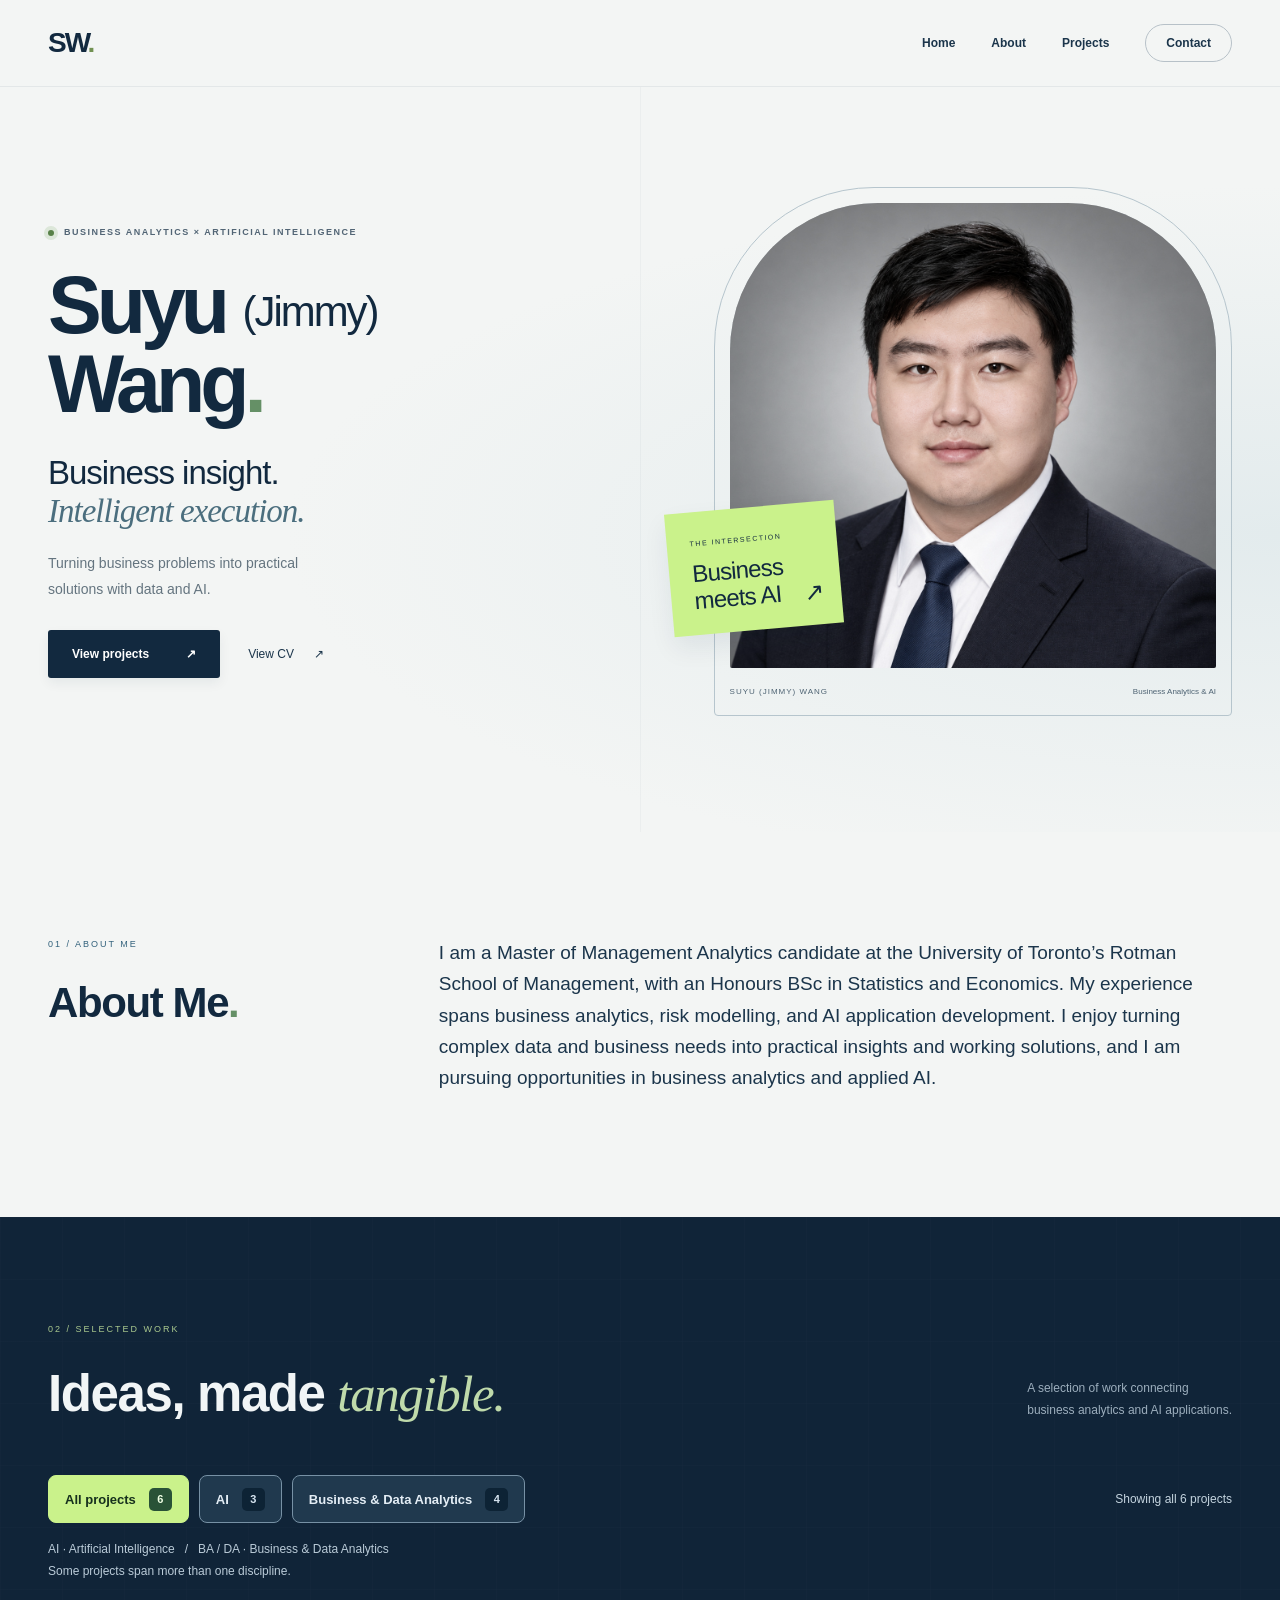
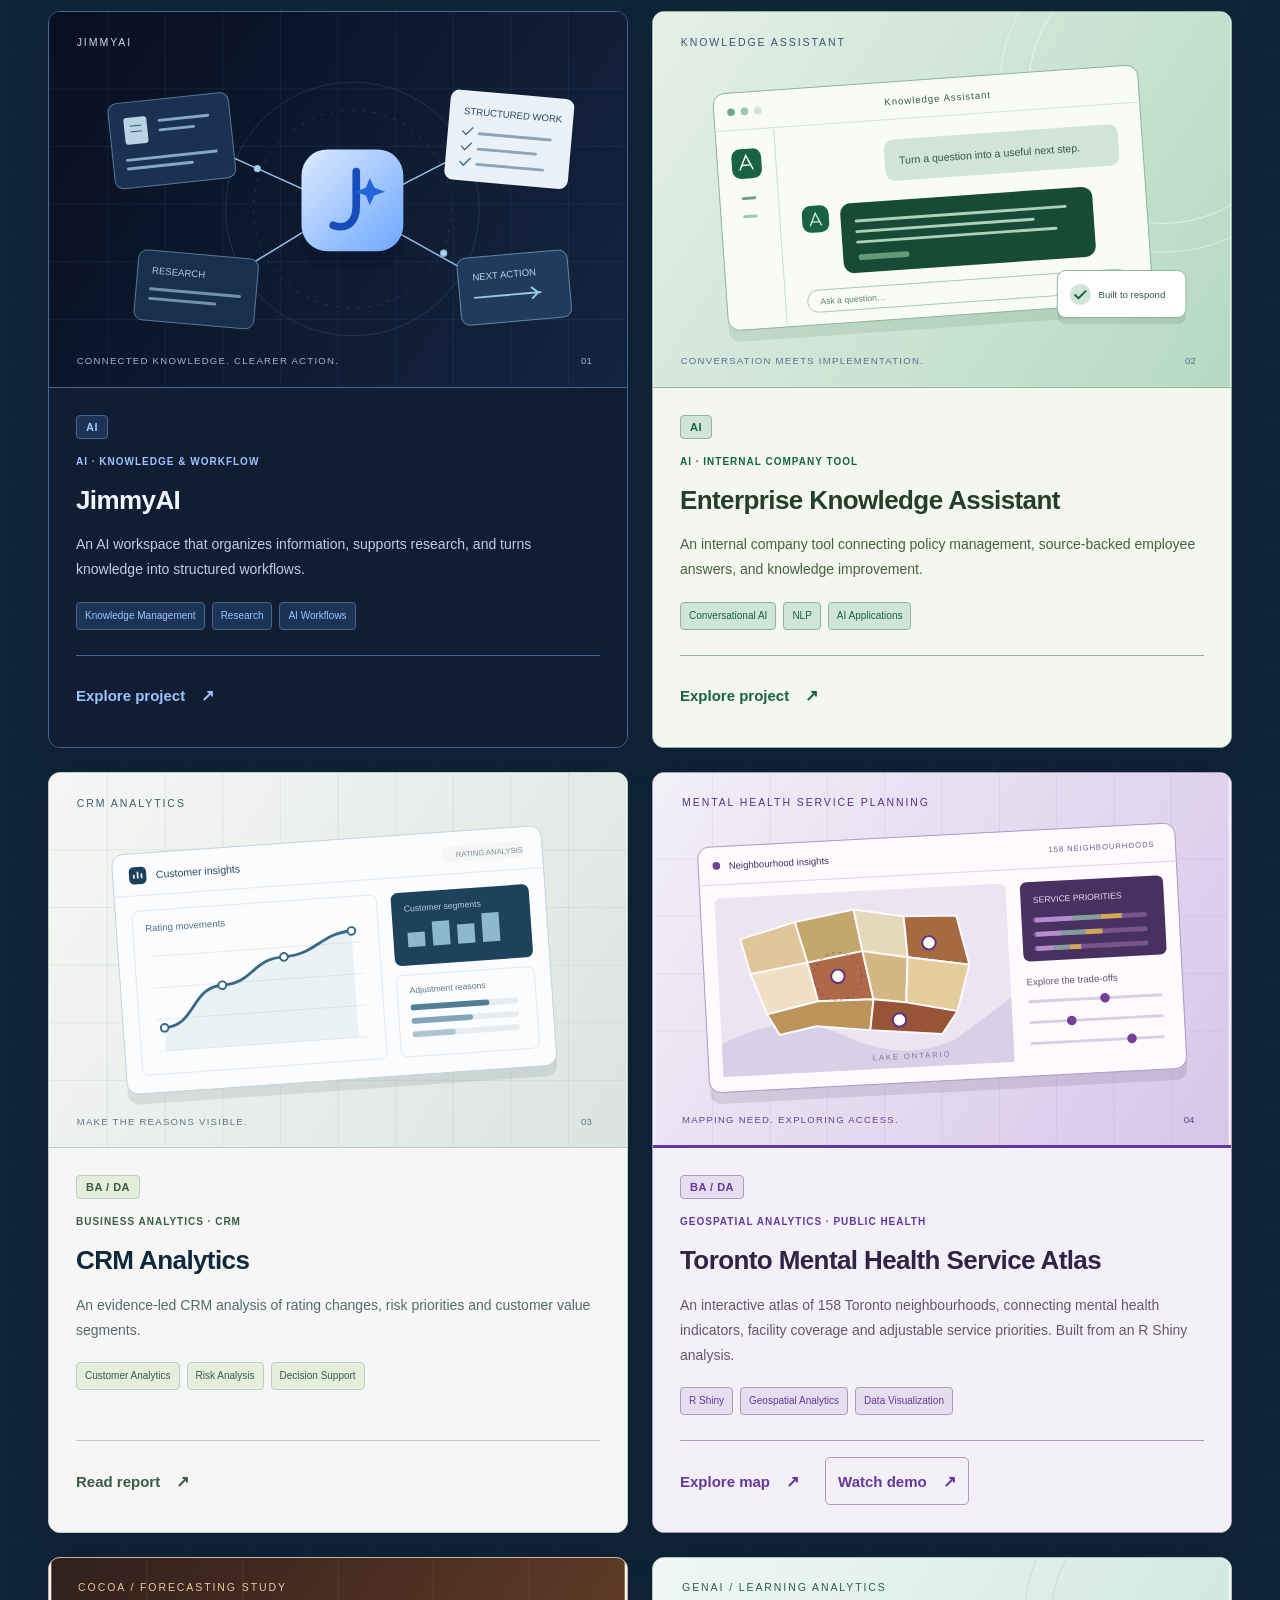
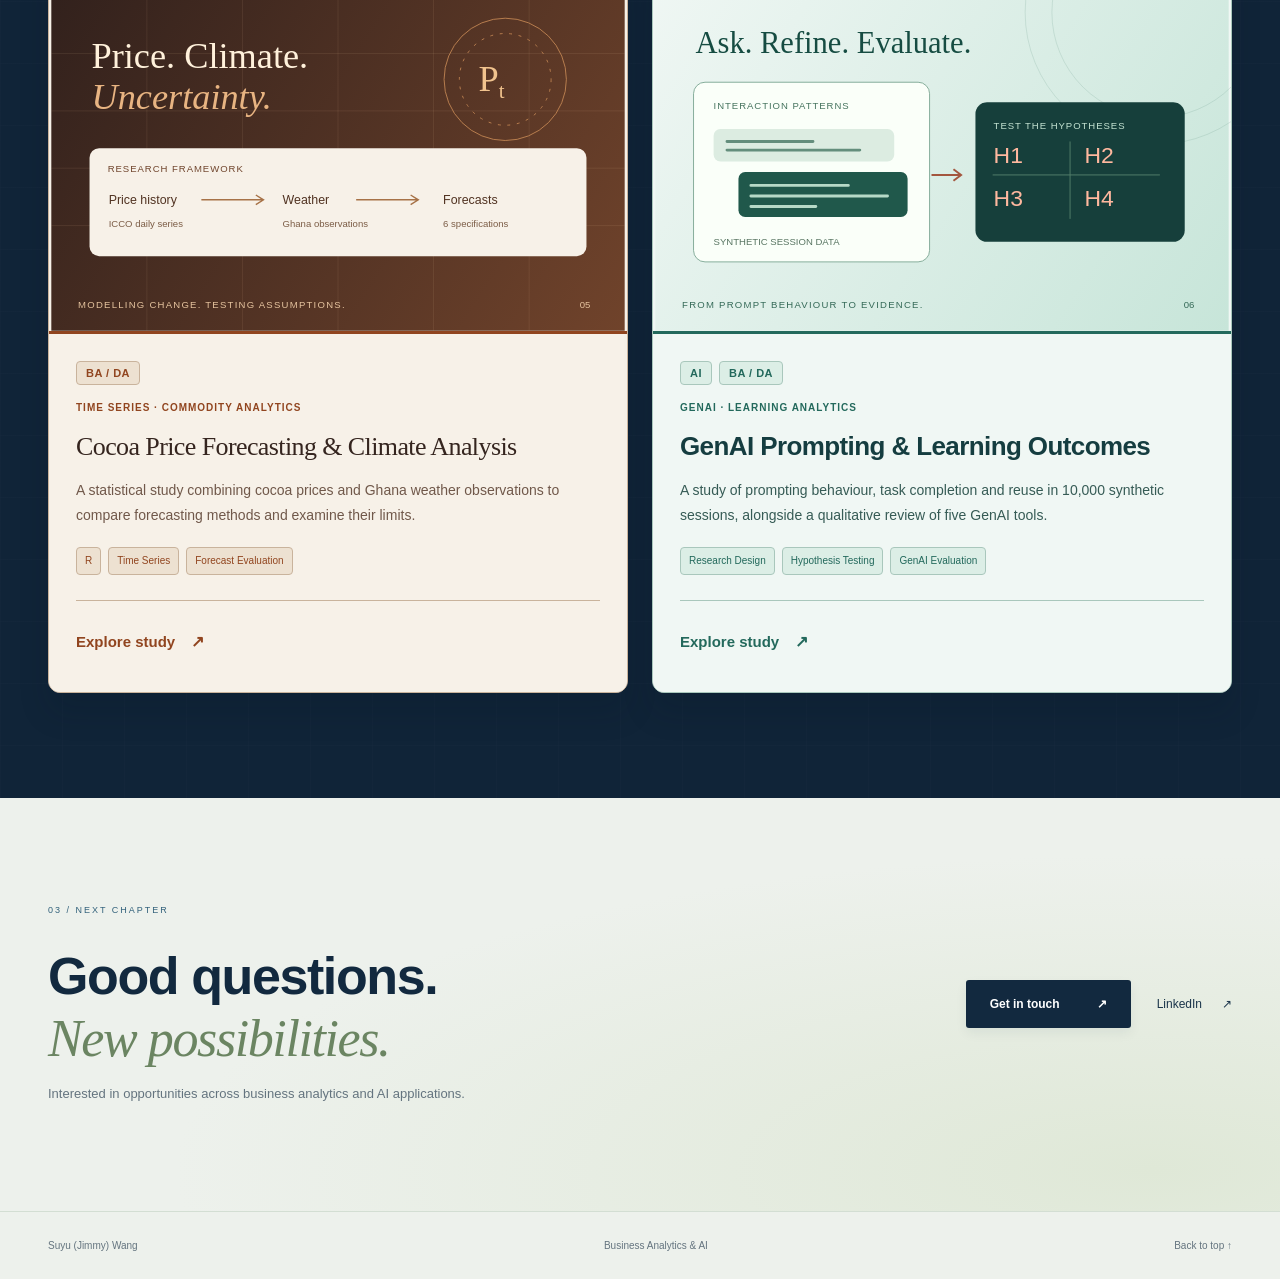
<file: index.html>
<!doctype html>
<html lang="en">
<head>
  <meta charset="utf-8">
  <meta name="viewport" content="width=device-width, initial-scale=1">
  <meta name="description" content="Suyu (Jimmy) Wang — Business Analytics & AI. Selected work across business analysis and practical AI applications.">
  <title>Suyu (Jimmy) Wang | Business Analytics & AI</title>
  <link rel="stylesheet" href="assets/site.css?v=categories-1">
</head>
<body>
  <a class="skip-link" href="#main">Skip to content</a>
  <header class="site-header">
    <nav class="container navigation" aria-label="Main navigation">
      <a class="wordmark" href="#home" aria-label="Suyu Wang — home">SW<span>.</span></a>
      <div class="nav-links"><a href="#home">Home</a><a href="#about">About</a><a href="#projects">Projects</a><a href="#contact">Contact</a></div>
    </nav>
  </header>
  <main id="main">
    <section class="hero" id="home" aria-labelledby="hero-title">
      <div class="container hero-grid">
        <div class="hero-copy">
          <p class="hello"><span class="status-dot"></span> BUSINESS ANALYTICS × ARTIFICIAL INTELLIGENCE</p>
          <h1 id="hero-title">Suyu <span class="nickname">(Jimmy)</span><br>Wang<span class="period">.</span></h1>
          <p class="profession">Business insight.<br><em>Intelligent execution.</em></p>
          <p class="hero-description">Turning business problems into practical<br class="desktop-break"> solutions with data and AI.</p>
          <div class="hero-actions"><a class="button primary" href="#projects">View projects <span aria-hidden="true">↗</span></a><a class="secondary-link" href="https://jimmyrua.github.io/assets/SuyuWang_CV.pdf" target="_blank" rel="noopener noreferrer">View CV <span aria-hidden="true">↗</span></a></div>
        </div>
        <figure class="portrait"><div class="portrait-frame"><img src="assets/linkedin-headshot.jpg" width="1200" height="1200" alt="Professional portrait of Suyu (Jimmy) Wang" fetchpriority="high"></div><figcaption><span>SUYU (JIMMY) WANG</span><span>Business Analytics &amp; AI</span></figcaption><div class="portrait-label" aria-hidden="true"><span>THE INTERSECTION</span><strong>Business<br>meets AI<span>↗</span></strong></div></figure>
      </div>
    </section>
    <section class="about section" id="about" aria-labelledby="about-title">
      <div class="container about-grid">
        <div class="about-intro"><p class="eyebrow">01 / About me</p><h2 id="about-title">About Me<span class="period">.</span></h2></div>
        <div class="about-copy"><p>I am a Master of Management Analytics candidate at the University of Toronto’s Rotman School of Management, with an Honours BSc in Statistics and Economics. My experience spans business analytics, risk modelling, and AI application development. I enjoy turning complex data and business needs into practical insights and working solutions, and I am pursuing opportunities in business analytics and applied AI.</p></div>
      </div>
    </section>
    <section class="projects section" id="projects" aria-labelledby="projects-title">
      <div class="container">
        <div class="section-heading"><div><p class="eyebrow">02 / Selected work</p><h2 id="projects-title">Ideas, made <em>tangible.</em></h2></div><p>A selection of work connecting<br>business analytics and AI applications.</p></div>
        <div class="project-filter-bar" hidden>
          <div class="project-filters" role="group" aria-label="Filter projects by discipline">
            <button type="button" data-filter="all" aria-pressed="true" aria-controls="project-grid">All projects <span>6</span></button>
            <button type="button" data-filter="ai" aria-pressed="false" aria-controls="project-grid">AI <span>3</span></button>
            <button type="button" data-filter="analytics" aria-pressed="false" aria-controls="project-grid">Business &amp; Data Analytics <span>4</span></button>
          </div>
          <p class="project-filter-status" role="status" aria-live="polite" aria-atomic="true">Showing all 6 projects</p>
        </div>
        <p class="discipline-note">AI · Artificial Intelligence &nbsp; / &nbsp; BA / DA · Business &amp; Data Analytics<br>Some projects span more than one discipline.</p>
        <div class="project-grid" id="project-grid">
          <article class="project-card jimmy-card" id="project-1" data-disciplines="ai">
            <div class="project-art" aria-hidden="true"><svg viewBox="0 0 600 390" fill="none" xmlns="http://www.w3.org/2000/svg">
<defs><linearGradient id="j-bg" x2="600" y2="390" gradientUnits="userSpaceOnUse"><stop stop-color="#080f20"/><stop offset="1" stop-color="#142540"/></linearGradient><linearGradient id="j-core" x2="1" y2="1"><stop stop-color="#dceaff"/><stop offset="1" stop-color="#6da7ff"/></linearGradient></defs>
<path fill="url(#j-bg)" d="M0 0h600v390H0z"/>
<g stroke="#5781bf" stroke-opacity=".12"><path d="M0 80h600M0 140h600M0 200h600M0 260h600M0 320h600M60 0v390M120 0v390M180 0v390M240 0v390M300 0v390M360 0v390M420 0v390M480 0v390M540 0v390"/></g>
<circle cx="315" cy="205" r="132" stroke="#81acd0" stroke-opacity=".18"/><circle cx="315" cy="205" r="103" stroke="#81acd0" stroke-opacity=".22" stroke-dasharray="3 8"/>
<g stroke="#94c3e4" stroke-width="1.5"><path d="M165 140 285 194M182 279 285 216M345 191 452 136M345 220 456 282"/><circle cx="216" cy="163" r="3" fill="#a9d6eb"/><circle cx="410" cy="251" r="3" fill="#a9d6eb"/></g>
<g transform="translate(64 90) rotate(-6 58 44)"><rect width="126" height="89" rx="9" fill="#1b3152" stroke="#5a7a9b"/><rect x="15" y="16" width="24" height="28" rx="3" fill="#b9d3e5"/><path d="M21 25h12m-12 6h12" stroke="#345470"/><path d="M52 22h51M52 32h35M15 60h93M15 69h67" stroke="#86a7c5" stroke-width="3" stroke-linecap="round"/></g>
<g transform="translate(90 252) rotate(5 60 36)"><rect width="125" height="73" rx="9" fill="#192f4e" stroke="#5a7a9b"/><text x="15" y="24" fill="#b1c9dd" font-size="10">RESEARCH</text><path d="M15 40h93M15 50h68" stroke="#7293ae" stroke-width="3" stroke-linecap="round"/></g>
<g transform="translate(414 85) rotate(5 59 45)"><rect width="129" height="94" rx="9" fill="#eaf2f8"/><text x="15" y="25" fill="#294766" font-size="10">STRUCTURED WORK</text><g stroke="#8ba4ba" stroke-width="3" stroke-linecap="round"><path d="M33 44h74M33 60h60M33 76h69"/></g><g stroke="#466d90" stroke-width="1.5"><path d="m15 42 4 4 7-8m-11 20 4 4 7-8m-11 20 4 4 7-8"/></g></g>
<g transform="translate(426 252) rotate(-5 56 35)"><rect width="115" height="70" rx="9" fill="#203b5e" stroke="#6587a5"/><text x="15" y="24" fill="#bed4e5" font-size="10">NEXT ACTION</text><path d="M15 42h70m-10-6 7 6-7 6" stroke="#9ac9e7" stroke-width="2"/></g>
<rect x="262" y="152" width="106" height="106" rx="27" fill="#050f21" fill-opacity=".25" transform="translate(0 9)"/><rect x="262" y="143" width="106" height="106" rx="27" fill="url(#j-core)"/><path d="M319 166v36c0 17-10 25-24 20" stroke="#174cbb" stroke-width="8" stroke-linecap="round"/><path d="m333 173 5 10 11 4-11 4-5 10-4-10-11-4 11-4z" fill="#2465de"/>
<text x="28" y="35" fill="#c4d9e9" font-size="11" letter-spacing="2">JIMMYAI</text><text x="28" y="366" fill="#9fb8cf" font-size="10" letter-spacing="1.3">CONNECTED KNOWLEDGE. CLEARER ACTION.</text><text x="553" y="366" fill="#9fb8cf" font-size="10">01</text></svg></div>
            <div class="card-content"><ul class="project-disciplines" aria-label="Project disciplines"><li><abbr title="Artificial Intelligence">AI</abbr></li></ul><p class="project-category">AI · Knowledge &amp; Workflow</p><h3>JimmyAI</h3><p class="card-description">An AI workspace that organizes information, supports research, and turns knowledge into structured workflows.</p><ul class="project-tags" aria-label="Project tags"><li>Knowledge Management</li><li>Research</li><li>AI Workflows</li></ul><div class="project-links"><a class="project-primary" href="jimmyai.html" aria-label="Explore JimmyAI interactive project">Explore project <span aria-hidden="true">↗</span></a></div></div>
          </article>
          <article class="project-card enterprise-card" id="project-2" data-disciplines="ai">
            <div class="project-art" aria-hidden="true"><svg viewBox="0 0 600 390" fill="none" xmlns="http://www.w3.org/2000/svg">
<defs><linearGradient id="a-bg" x2="600" y2="390" gradientUnits="userSpaceOnUse"><stop stop-color="#e5f0e8"/><stop offset="1" stop-color="#b6d9c3"/></linearGradient></defs><path fill="url(#a-bg)" d="M0 0h600v390H0z"/><circle cx="530" cy="80" r="140" stroke="#fff" stroke-opacity=".6"/><circle cx="530" cy="80" r="170" stroke="#fff" stroke-opacity=".5"/>
<g transform="translate(70 70) rotate(-4 220 136)"><rect x="0" y="12" width="443" height="247" rx="12" fill="#164c33" fill-opacity=".10"/><rect width="443" height="247" rx="12" fill="#f9fcf5" stroke="#8cb39b"/><path d="M0 39h443" stroke="#d0e4d8"/><circle cx="18" cy="20" r="4" fill="#72a689"/><circle cx="32" cy="20" r="4" fill="#a2c7b0"/><circle cx="46" cy="20" r="4" fill="#d0e4d8"/><text x="178" y="24" font-size="10" fill="#355b42" letter-spacing="1">Knowledge Assistant</text>
<path d="M61 40v207" stroke="#c5dece"/><rect x="15" y="59" width="31" height="31" rx="9" fill="#176344"/><path d="m23 81 7-15 7 15m-11-5h8" stroke="#fff" stroke-width="1.5"/><rect x="23" y="109" width="15" height="3" rx="1.5" fill="#6c9c7e"/><rect x="23" y="128" width="15" height="3" rx="1.5" fill="#a2c7b0"/>
<rect x="174" y="60" width="244" height="43" rx="10" fill="#d0e4d8"/><text x="189" y="86" font-size="11" fill="#355a40">Turn a question into a useful next step.</text>
<rect x="84" y="123" width="28" height="28" rx="9" fill="#176344"/><path d="m92 144 6-13 6 13m-10-4h8" stroke="#d7efde" stroke-width="1.4"/>
<rect x="124" y="123" width="263" height="73" rx="11" fill="#174b36"/><path d="M140 142h218M140 153h184M140 164h207" stroke="#acd3b7" stroke-width="3" stroke-linecap="round"/><rect x="140" y="177" width="53" height="6" rx="3" fill="#659a79"/>
<rect x="84" y="211" width="334" height="23" rx="11" stroke="#a7c9b3"/><text x="97" y="226" font-size="9" fill="#5c806a">Ask a question…</text><circle cx="404" cy="222" r="8" fill="#176344"/><path d="m401 223 3-3 3 3m-3-3v6" stroke="#fff"/>
</g><g transform="translate(420 269)"><rect x="0" y="7" width="134" height="49" rx="9" fill="#254e36" fill-opacity=".12"/><rect width="134" height="49" rx="9" fill="#fff" stroke="#8cb39b"/><circle cx="24" cy="25" r="11" fill="#d0e4d8"/><path d="m18 25 4 4 8-8" stroke="#176344" stroke-width="2"/><text x="43" y="29" font-size="10" fill="#355b42">Built to respond</text></g>
<text x="28" y="35" fill="#365671" font-size="11" letter-spacing="2">KNOWLEDGE ASSISTANT</text><text x="28" y="366" fill="#58728a" font-size="10" letter-spacing="1.3">CONVERSATION MEETS IMPLEMENTATION.</text><text x="553" y="366" fill="#58728a" font-size="10">02</text></svg></div>
            <div class="card-content"><ul class="project-disciplines" aria-label="Project disciplines"><li><abbr title="Artificial Intelligence">AI</abbr></li></ul><p class="project-category">AI · Internal Company Tool</p><h3>Enterprise Knowledge Assistant</h3><p class="card-description">An internal company tool connecting policy management, source-backed employee answers, and knowledge improvement.</p><ul class="project-tags" aria-label="Project tags"><li>Conversational AI</li><li>NLP</li><li>AI Applications</li></ul><div class="project-links"><a class="project-primary" href="enterprise-knowledge-assistant.html" aria-label="Explore Enterprise Knowledge Assistant case study">Explore project <span aria-hidden="true">↗</span></a></div></div>
          </article>
          <article class="project-card crm-card" id="project-3" data-disciplines="analytics">
            <div class="project-art" aria-hidden="true"><svg viewBox="0 0 600 390" fill="none" xmlns="http://www.w3.org/2000/svg">
<defs><linearGradient id="c-bg" x2="600" y2="390" gradientUnits="userSpaceOnUse"><stop stop-color="#f6f7f4"/><stop offset="1" stop-color="#dce4df"/></linearGradient></defs><path fill="url(#c-bg)" d="M0 0h600v390H0z"/><g stroke="#adbbb3" stroke-opacity=".25"><path d="M0 80h600M0 140h600M0 200h600M0 260h600M0 320h600M60 0v390M120 0v390M180 0v390M240 0v390M300 0v390M360 0v390M420 0v390M480 0v390M540 0v390"/></g>
<g transform="translate(72 70) rotate(-4 220 124)"><rect y="11" width="448" height="250" rx="12" fill="#173748" fill-opacity=".10"/><rect width="448" height="250" rx="12" fill="#fbfcfd" stroke="#c2d2db"/><path d="M0 44h448" stroke="#e1e8ee"/><rect x="17" y="14" width="18" height="18" rx="5" fill="#1c405c"/><path d="M22 26v-4m4 4v-7m4 7v-5" stroke="#e6f0f5" stroke-width="1.8"/><text x="45" y="27" font-size="11" fill="#294b65">Customer insights</text><rect x="344" y="15" width="86" height="17" rx="8" fill="#f6f7f4"/><text x="358" y="27" font-size="8" fill="#78909f">RATING ANALYSIS</text>
<rect x="17" y="60" width="255" height="171" rx="7" stroke="#e1e8ee"/><text x="30" y="82" font-size="10" fill="#557082">Rating movements</text><g stroke="#e5ebef"><path d="M35 108h218M35 141h218M35 174h218M35 207h218"/></g>
<path d="M43 183c33 0 30-40 63-40s32-25 66-25 40-22 72-22" stroke="#366584" stroke-width="3"/><path d="M43 183c33 0 30-40 63-40s32-25 66-25 40-22 72-22v111H43z" fill="#75a9c5" fill-opacity=".12"/><g fill="#fff" stroke="#366584" stroke-width="2"><circle cx="43" cy="183" r="4"/><circle cx="106" cy="143" r="4"/><circle cx="172" cy="118" r="4"/><circle cx="244" cy="96" r="4"/></g>
<rect x="287" y="60" width="144" height="76" rx="7" fill="#1e425b"/><text x="300" y="80" font-size="9" fill="#b6cddd">Customer segments</text><path d="M302 117h18v-15h-18zM328 117h18V92h-18zM354 117h18v-20h-18zM380 117h18V87h-18z" fill="#8eb8ce"/><rect x="287" y="146" width="144" height="85" rx="7" stroke="#e1e8ee"/><text x="300" y="165" font-size="9" fill="#5d788a">Adjustment reasons</text><rect x="300" y="177" width="112" height="6" rx="3" fill="#e6edf1"/><rect x="300" y="177" width="82" height="6" rx="3" fill="#527d97"/><rect x="300" y="191" width="112" height="6" rx="3" fill="#e6edf1"/><rect x="300" y="191" width="64" height="6" rx="3" fill="#84a5b9"/><rect x="300" y="205" width="112" height="6" rx="3" fill="#e6edf1"/><rect x="300" y="205" width="45" height="6" rx="3" fill="#aec5d1"/></g>
<text x="28" y="35" fill="#3c5b6d" font-size="11" letter-spacing="2">CRM ANALYTICS</text><text x="28" y="366" fill="#5b7586" font-size="10" letter-spacing="1.3">MAKE THE REASONS VISIBLE.</text><text x="553" y="366" fill="#5b7586" font-size="10">03</text></svg></div>
            <div class="card-content"><ul class="project-disciplines" aria-label="Project disciplines"><li><abbr title="Business &amp; Data Analytics">BA / DA</abbr></li></ul><p class="project-category">Business Analytics · CRM</p><h3>CRM Analytics</h3><p class="card-description">An evidence-led CRM analysis of rating changes, risk priorities and customer value segments.</p><ul class="project-tags" aria-label="Project tags"><li>Customer Analytics</li><li>Risk Analysis</li><li>Decision Support</li></ul><div class="project-links"><a class="project-primary" href="crm.html" aria-label="Read Customer Rating, Risk and Value Analysis report">Read report <span aria-hidden="true">↗</span></a></div></div>
          </article>
          <article class="project-card atlas-card" id="project-4" data-disciplines="analytics">
            <div class="project-art" aria-hidden="true"><svg viewBox="0 0 600 390" fill="none" xmlns="http://www.w3.org/2000/svg">
<defs><linearGradient id="t-bg" x2="600" y2="390" gradientUnits="userSpaceOnUse"><stop stop-color="#f3f0f8"/><stop offset="1" stop-color="#d6c6e9"/></linearGradient></defs>
<path fill="url(#t-bg)" d="M0 0h600v390H0z"/><g stroke="#9d7dbc" stroke-opacity=".15"><path d="M0 90h600M0 150h600M0 210h600M0 270h600M60 0v390M120 0v390M180 0v390M240 0v390M300 0v390M360 0v390M420 0v390M480 0v390M540 0v390"/></g>
<text x="28" y="35" fill="#583084" font-size="11" letter-spacing="2">MENTAL HEALTH SERVICE PLANNING</text>
<g transform="translate(50 65) rotate(-3 250 125)"><rect y="12" width="500" height="257" rx="12" fill="#302345" fill-opacity=".12"/><rect width="500" height="257" rx="12" fill="#fffafd" stroke="#ad96c1"/><path d="M0 40h500" stroke="#ded2e8"/><circle cx="19" cy="20" r="4" fill="#71419b"/><text x="32" y="24" fill="#483060" font-size="10">Neighbourhood insights</text><text x="367" y="24" fill="#725781" font-size="8" letter-spacing="1">158 NEIGHBOURHOODS</text>
<rect x="15" y="54" width="305" height="187" rx="7" fill="#eae5f1"/>
<path d="M15 207Q85 173 145 205T260 214L320 174V241H15Z" fill="#d7d0e7"/><text x="172" y="232" fill="#82738d" font-size="8" letter-spacing="2">LAKE ONTARIO</text>
<g stroke="#fffafd" stroke-width="2"><path d="M40 98l58-15 11 43-60 9z" fill="#dfc699"/><path d="M98 83l62-10 7 44-58 9z" fill="#c3a76c"/><path d="M160 73l52 10 2 43-47-9z" fill="#e4d9b9"/><path d="M212 83l55 2 11 52-64-11z" fill="#a56a40"/><path d="M49 135l60-9 9 41-54 11z" fill="#eedfc5"/><path d="M109 126l58-9 9 51-58-1z" fill="#af6848"/><path d="M167 117l47 9-4 47-34-5z" fill="#d5b784"/><path d="M214 126l64 11-15 48-53-12z" fill="#e6cb9d"/><path d="M64 178l54-11 58 1-5 32-56-7-39 7z" fill="#bc945a"/><path d="M176 168l34 5 53 12-17 23-75-8z" fill="#975437"/></g>
<g fill="#fffcf7" stroke="#583084" stroke-width="2"><circle cx="140" cy="142" r="7"/><circle cx="237" cy="112" r="7"/><circle cx="202" cy="191" r="7"/></g><circle cx="140" cy="142" r="25" stroke="#583084" stroke-dasharray="3 4" opacity=".5"/>
<rect x="335" y="54" width="150" height="83" rx="7" fill="#483060"/><text x="348" y="76" fill="#ebdef8" font-size="9">SERVICE PRIORITIES</text><path d="M349 94h115M349 109h115M349 124h115" stroke="#76558e" stroke-width="5" stroke-linecap="round"/><path d="M349 94h40M349 109h28M349 124h19" stroke="#b58cd2" stroke-width="5"/><path d="M389 94h29M377 109h24M368 124h16" stroke="#819f9b" stroke-width="5"/><path d="M418 94h22M401 109h18M384 124h12" stroke="#d5a655" stroke-width="5"/>
<text x="337" y="162" fill="#665079" font-size="10">Explore the trade-offs</text><g stroke="#d9cee4" stroke-width="3"><path d="M338 179h140M338 201h140M338 223h140"/></g><g fill="#704197"><circle cx="418" cy="179" r="5"/><circle cx="382" cy="201" r="5"/><circle cx="444" cy="223" r="5"/></g></g>
<text x="28" y="366" fill="#684287" font-size="10" letter-spacing="1.3">MAPPING NEED. EXPLORING ACCESS.</text><text x="553" y="366" fill="#684287" font-size="10">04</text>
</svg></div>
            <div class="card-content"><ul class="project-disciplines" aria-label="Project disciplines"><li><abbr title="Business &amp; Data Analytics">BA / DA</abbr></li></ul><p class="project-category">Geospatial Analytics · Public Health</p><h3>Toronto Mental Health Service Atlas</h3><p class="card-description">An interactive atlas of 158 Toronto neighbourhoods, connecting mental health indicators, facility coverage and adjustable service priorities. Built from an R Shiny analysis.</p><ul class="project-tags" aria-label="Project tags"><li>R Shiny</li><li>Geospatial Analytics</li><li>Data Visualization</li></ul><div class="project-links"><a class="project-primary" href="mental-health-map.html" aria-label="Explore Toronto Mental Health Service Atlas">Explore map <span aria-hidden="true">↗</span></a><a href="https://youtu.be/JjMQpKV-9kc" target="_blank" rel="noopener noreferrer" aria-label="Watch Mental Health Service Planning Dashboard demo (opens in a new tab)">Watch demo <span aria-hidden="true">↗</span></a></div></div>
          </article>
          <article class="project-card cocoa-card" id="project-5" data-disciplines="analytics">
            <div class="project-art" aria-hidden="true"><svg viewBox="0 0 600 390" fill="none" xmlns="http://www.w3.org/2000/svg"><defs><linearGradient id="cocoa-cover-bg" x2="600" y2="390" gradientUnits="userSpaceOnUse"><stop stop-color="#30201c"/><stop offset="1" stop-color="#70432b"/></linearGradient></defs><path fill="url(#cocoa-cover-bg)" d="M0 0h600v390H0z"/><g stroke="#eec99b" stroke-opacity=".1"><path d="M0 100h600M0 160h600M0 220h600M0 280h600M100 0v390M200 0v390M300 0v390M400 0v390M500 0v390"/></g><text x="28" y="35" fill="#e9c79f" font-size="11" letter-spacing="2">COCOA / FORECASTING STUDY</text><circle cx="475" cy="127" r="64" stroke="#bb8150"/><circle cx="475" cy="127" r="48" stroke="#bb8150" stroke-dasharray="3 7"/><text x="447" y="139" font-family="Georgia,serif" font-size="38" fill="#f1c38e">P<tspan font-size="22" dy="8">t</tspan></text><text x="42" y="115" fill="#fff1db" font-family="Georgia,serif" font-size="38">Price. Climate.</text><text x="42" y="158" fill="#e8b482" font-family="Georgia,serif" font-size="38" font-style="italic">Uncertainty.</text><rect x="40" y="199" width="520" height="113" rx="10" fill="#f7f1e8"/><text x="59" y="224" font-size="10" fill="#70452d" letter-spacing="1">RESEARCH FRAMEWORK</text><g fill="#513322" font-size="13"><text x="60" y="257">Price history</text><text x="242" y="257">Weather</text><text x="410" y="257">Forecasts</text></g><g stroke="#a77247" stroke-width="1.5"><path d="M157 253h65m-8-5 8 5-8 5M319 253h65m-8-5 8 5-8 5"/></g><g fill="#7b5c45" font-size="10"><text x="60" y="282">ICCO daily series</text><text x="242" y="282">Ghana observations</text><text x="410" y="282">6 specifications</text></g><text x="28" y="366" fill="#e6c49f" font-size="10" letter-spacing="1.3">MODELLING CHANGE. TESTING ASSUMPTIONS.</text><text x="553" y="366" fill="#e6c49f" font-size="10">05</text></svg></div>
            <div class="card-content"><ul class="project-disciplines" aria-label="Project disciplines"><li><abbr title="Business &amp; Data Analytics">BA / DA</abbr></li></ul><p class="project-category">Time Series · Commodity Analytics</p><h3>Cocoa Price Forecasting &amp; Climate Analysis</h3><p class="card-description">A statistical study combining cocoa prices and Ghana weather observations to compare forecasting methods and examine their limits.</p><ul class="project-tags" aria-label="Project tags"><li>R</li><li>Time Series</li><li>Forecast Evaluation</li></ul><div class="project-links"><a class="project-primary" href="cocoa.html" aria-label="Explore Cocoa Price Forecasting and Climate Analysis">Explore study <span aria-hidden="true">↗</span></a></div></div>
          </article>
          <article class="project-card genai-card" id="project-6" data-disciplines="ai analytics">
            <div class="project-art" aria-hidden="true"><svg viewBox="0 0 600 390" fill="none" xmlns="http://www.w3.org/2000/svg"><defs><linearGradient id="genai-cover" x2="600" y2="390" gradientUnits="userSpaceOnUse"><stop stop-color="#f0f7f4"/><stop offset="1" stop-color="#c7e5d9"/></linearGradient></defs><path fill="url(#genai-cover)" d="M0 0h600v390H0z"/><circle cx="525" cy="57" r="138" stroke="#568b77" stroke-opacity=".18"/><circle cx="525" cy="57" r="110" stroke="#568b77" stroke-opacity=".18"/><text x="28" y="35" fill="#285e50" font-size="11" letter-spacing="2">GENAI / LEARNING ANALYTICS</text><text x="42" y="99" fill="#164c42" font-size="32" font-family="Georgia,serif">Ask. Refine. Evaluate.</text><rect x="40" y="130" width="247" height="188" rx="12" fill="#fafff9" stroke="#82aa98"/><text x="61" y="158" fill="#46745f" font-size="10" letter-spacing="1">INTERACTION PATTERNS</text><rect x="61" y="179" width="189" height="34" rx="7" fill="#dcece1"/><path d="M75 192h90m-90 9h139" stroke="#648e7c" stroke-width="3" stroke-linecap="round"/><rect x="87" y="224" width="177" height="47" rx="7" fill="#20584b"/><path d="M100 238h102m-102 11h143m-143 11h68" stroke="#b6d9c7" stroke-width="3" stroke-linecap="round"/><text x="61" y="300" fill="#587562" font-size="10">SYNTHETIC SESSION DATA</text><path d="M289 227h31m-8-6 8 6-8 6" stroke="#a3563e" stroke-width="2"/><rect x="335" y="151" width="219" height="146" rx="12" fill="#163f3b"/><text x="354" y="179" fill="#c4e3d2" font-size="10" letter-spacing="1">TEST THE HYPOTHESES</text><g fill="#ffb89f" font-family="Arial,sans-serif" font-size="24"><text x="354" y="214">H1</text><text x="449" y="214">H2</text><text x="354" y="259">H3</text><text x="449" y="259">H4</text></g><g stroke="#537e6b"><path d="M353 227h175M434 192v81"/></g><text x="28" y="366" fill="#346957" font-size="10" letter-spacing="1.3">FROM PROMPT BEHAVIOUR TO EVIDENCE.</text><text x="553" y="366" fill="#346957" font-size="10">06</text></svg></div>
            <div class="card-content"><ul class="project-disciplines" aria-label="Project disciplines"><li><abbr title="Artificial Intelligence">AI</abbr></li><li><abbr title="Business &amp; Data Analytics">BA / DA</abbr></li></ul><p class="project-category">GenAI · Learning Analytics</p><h3>GenAI Prompting &amp; Learning Outcomes</h3><p class="card-description">A study of prompting behaviour, task completion and reuse in 10,000 synthetic sessions, alongside a qualitative review of five GenAI tools.</p><ul class="project-tags" aria-label="Project tags"><li>Research Design</li><li>Hypothesis Testing</li><li>GenAI Evaluation</li></ul><div class="project-links"><a class="project-primary" href="genai.html" aria-label="Explore GenAI Prompting and Learning Outcomes">Explore study <span aria-hidden="true">↗</span></a></div></div>
          </article>
        </div>
      </div>
    </section>
    <section class="contact section" id="contact" aria-labelledby="contact-title"><div class="container contact-grid"><div><p class="eyebrow">03 / Next chapter</p><h2 id="contact-title">Good questions.<br><em>New possibilities.</em></h2><p>Interested in opportunities across business analytics and AI applications.</p></div><div class="contact-actions"><a class="button primary" href="mailto:ruajimmy133@gmail.com">Get in touch <span aria-hidden="true">↗</span></a><a class="secondary-link" href="https://www.linkedin.com/in/suyu-wang-b6a58a364" target="_blank" rel="noopener noreferrer">LinkedIn <span aria-hidden="true">↗</span></a></div></div></section>
  </main>
  <footer><div class="container footer-inner"><span>Suyu (Jimmy) Wang</span><span>Business Analytics &amp; AI</span><a href="#home">Back to top ↑</a></div></footer>
<script>
(() => {
  const bar = document.querySelector('.project-filter-bar');
  const buttons = [...bar.querySelectorAll('[data-filter]')];
  const cards = [...document.querySelectorAll('.project-card[data-disciplines]')];
  const status = bar.querySelector('[role="status"]');
  const names = { all: 'all', ai: 'AI', analytics: 'Business & Data Analytics' };
  function applyFilter(filter) {
    let count = 0;
    for (const card of cards) {
      card.hidden = filter !== 'all' && !card.dataset.disciplines.split(' ').includes(filter);
      if (!card.hidden) count++;
    }
    for (const button of buttons) button.setAttribute('aria-pressed', String(button.dataset.filter === filter));
    status.textContent = filter === 'all' ? `Showing all ${count} projects` : `Showing ${count} ${names[filter]} ${count === 1 ? 'project' : 'projects'}`;
  }
  for (const button of buttons) {
    const filter = button.dataset.filter;
    button.querySelector('span').textContent = String(cards.filter(card => filter === 'all' || card.dataset.disciplines.split(' ').includes(filter)).length);
    button.addEventListener('click', () => applyFilter(filter));
  }
  applyFilter('all');
  bar.hidden = false;
})();
</script>
</body>
</html>
</file>
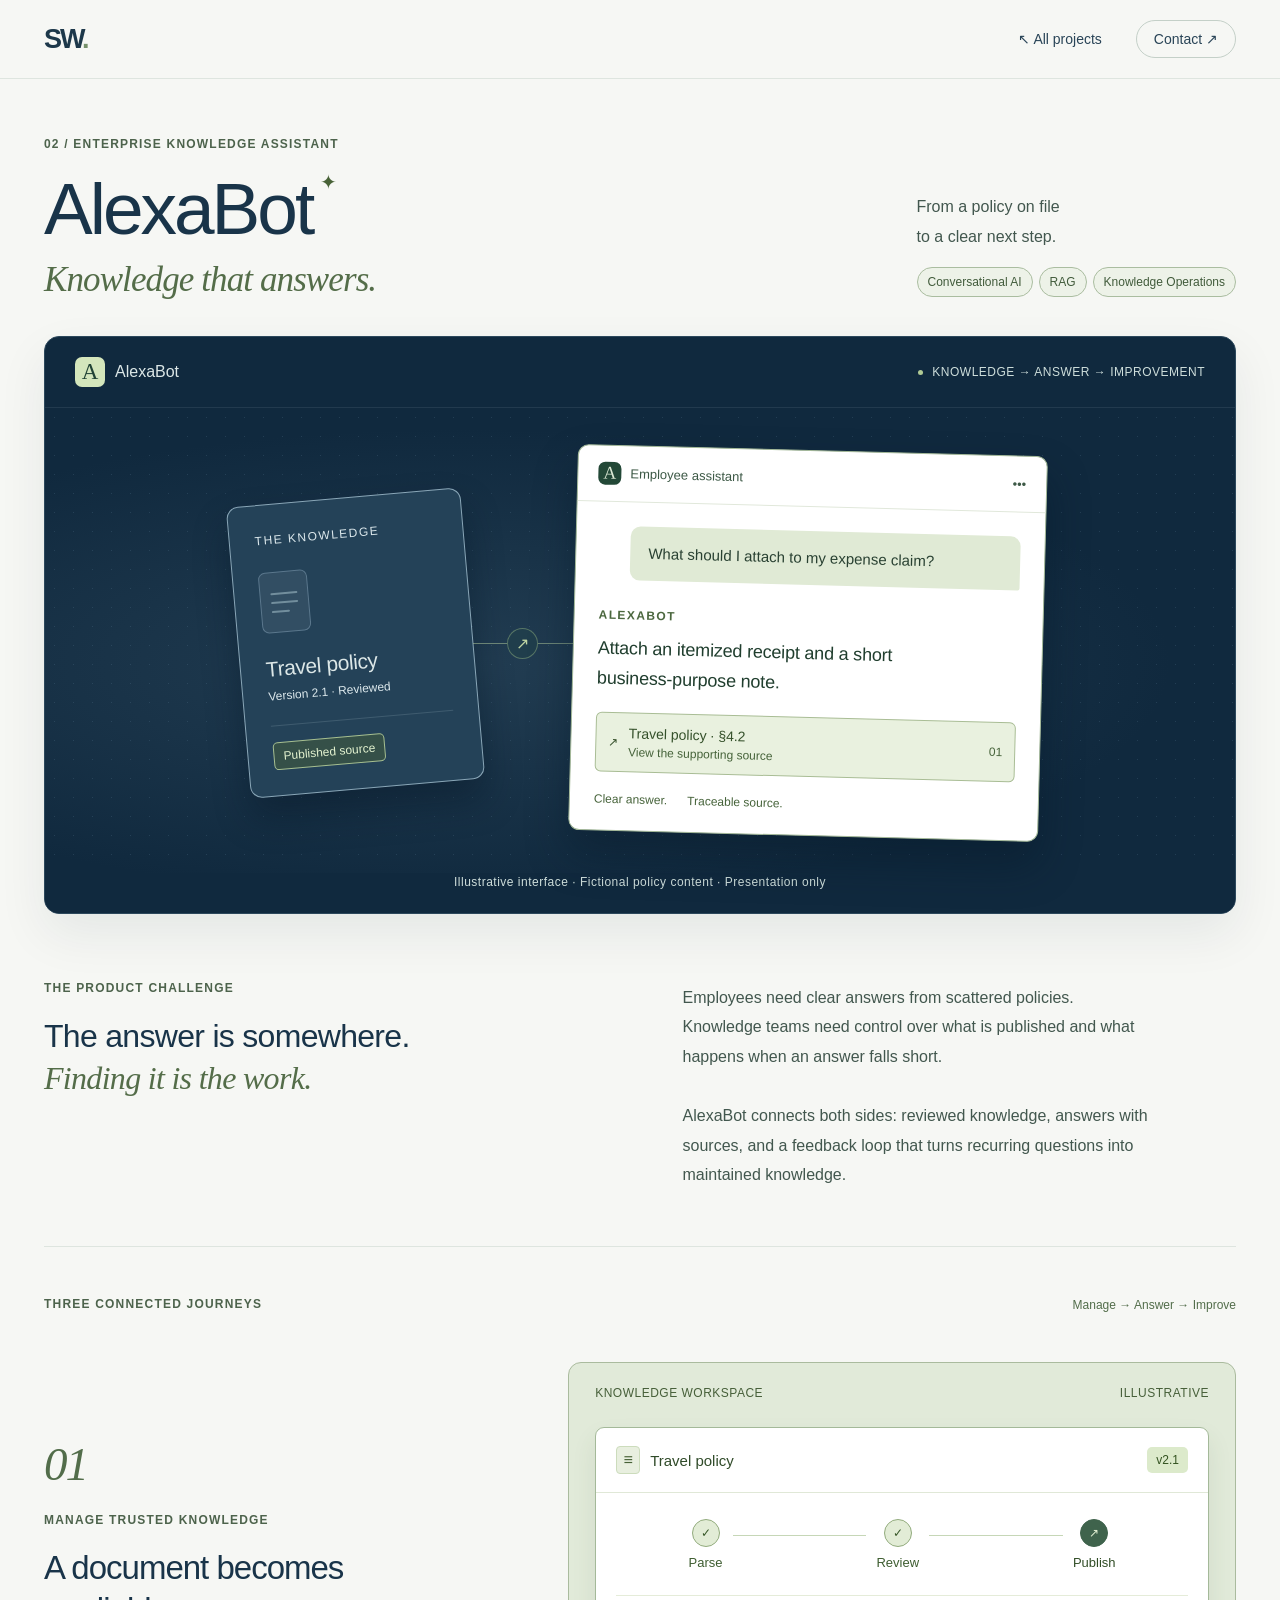
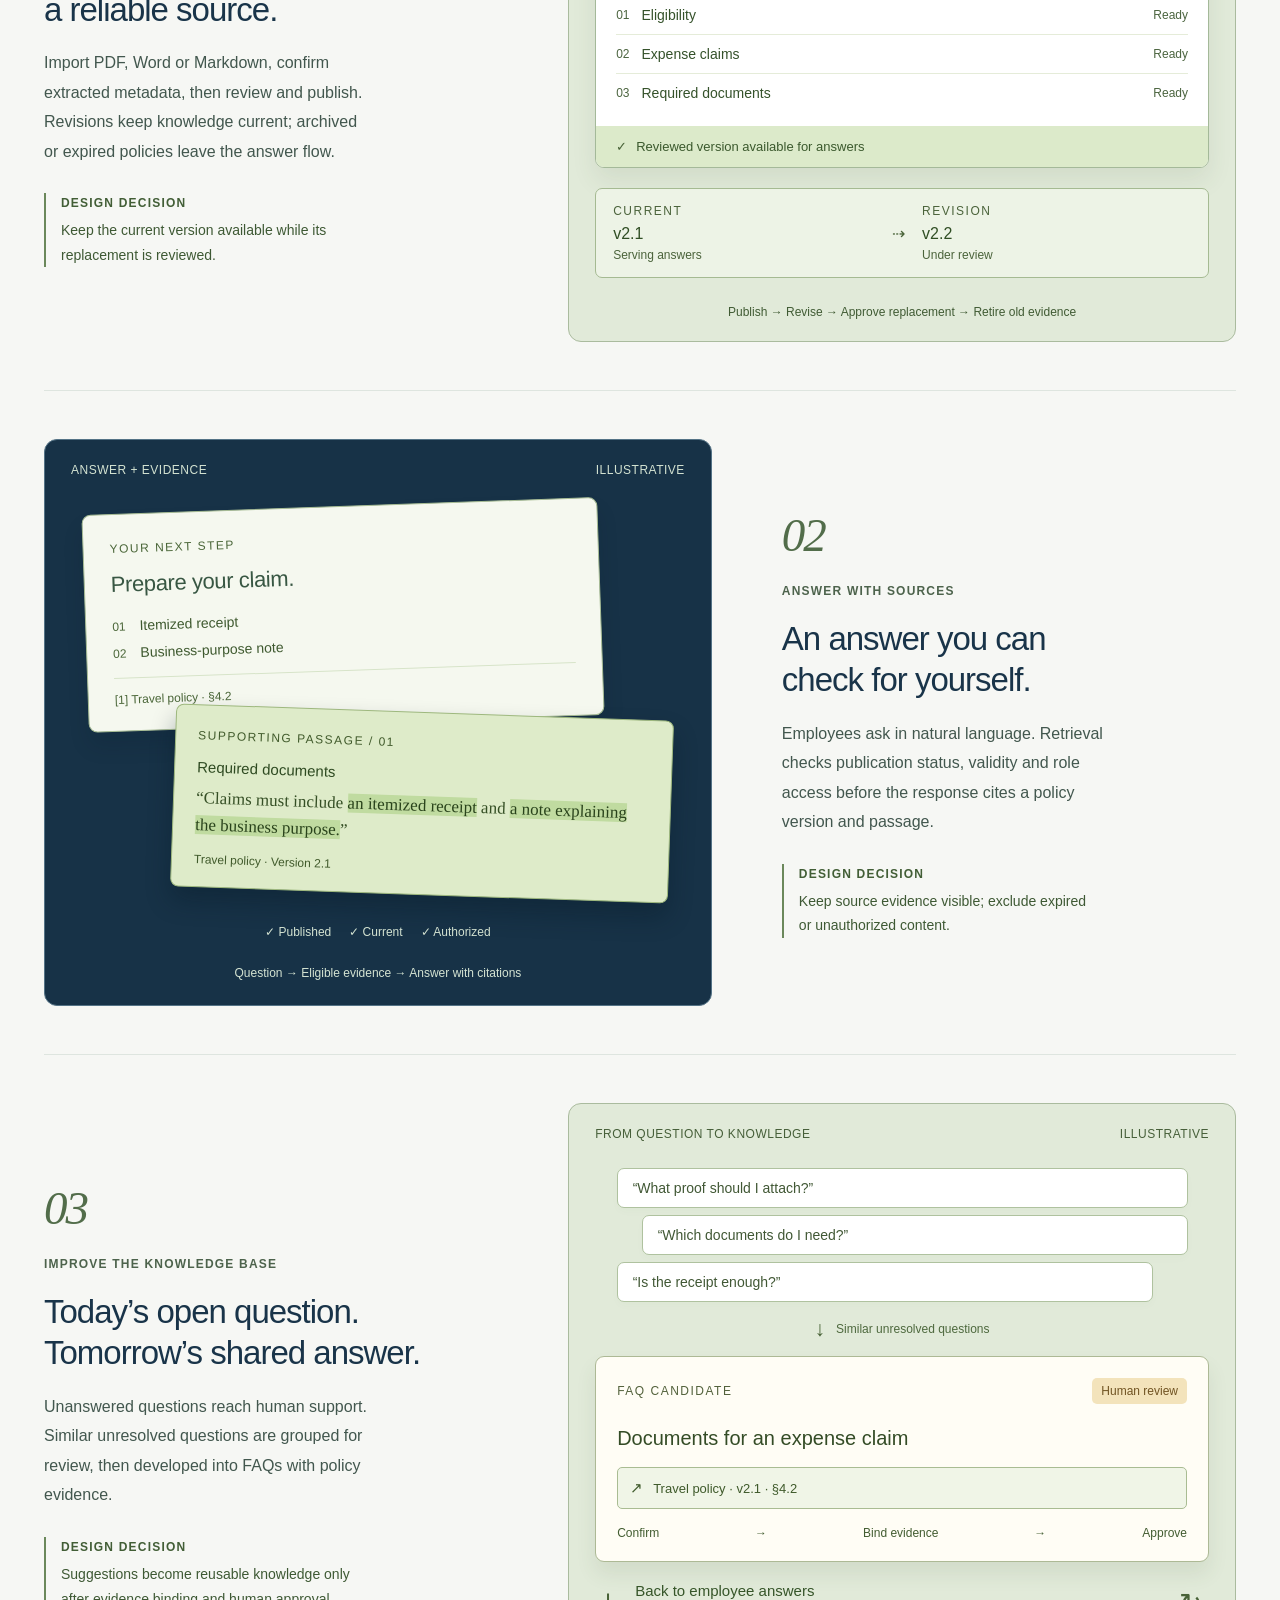
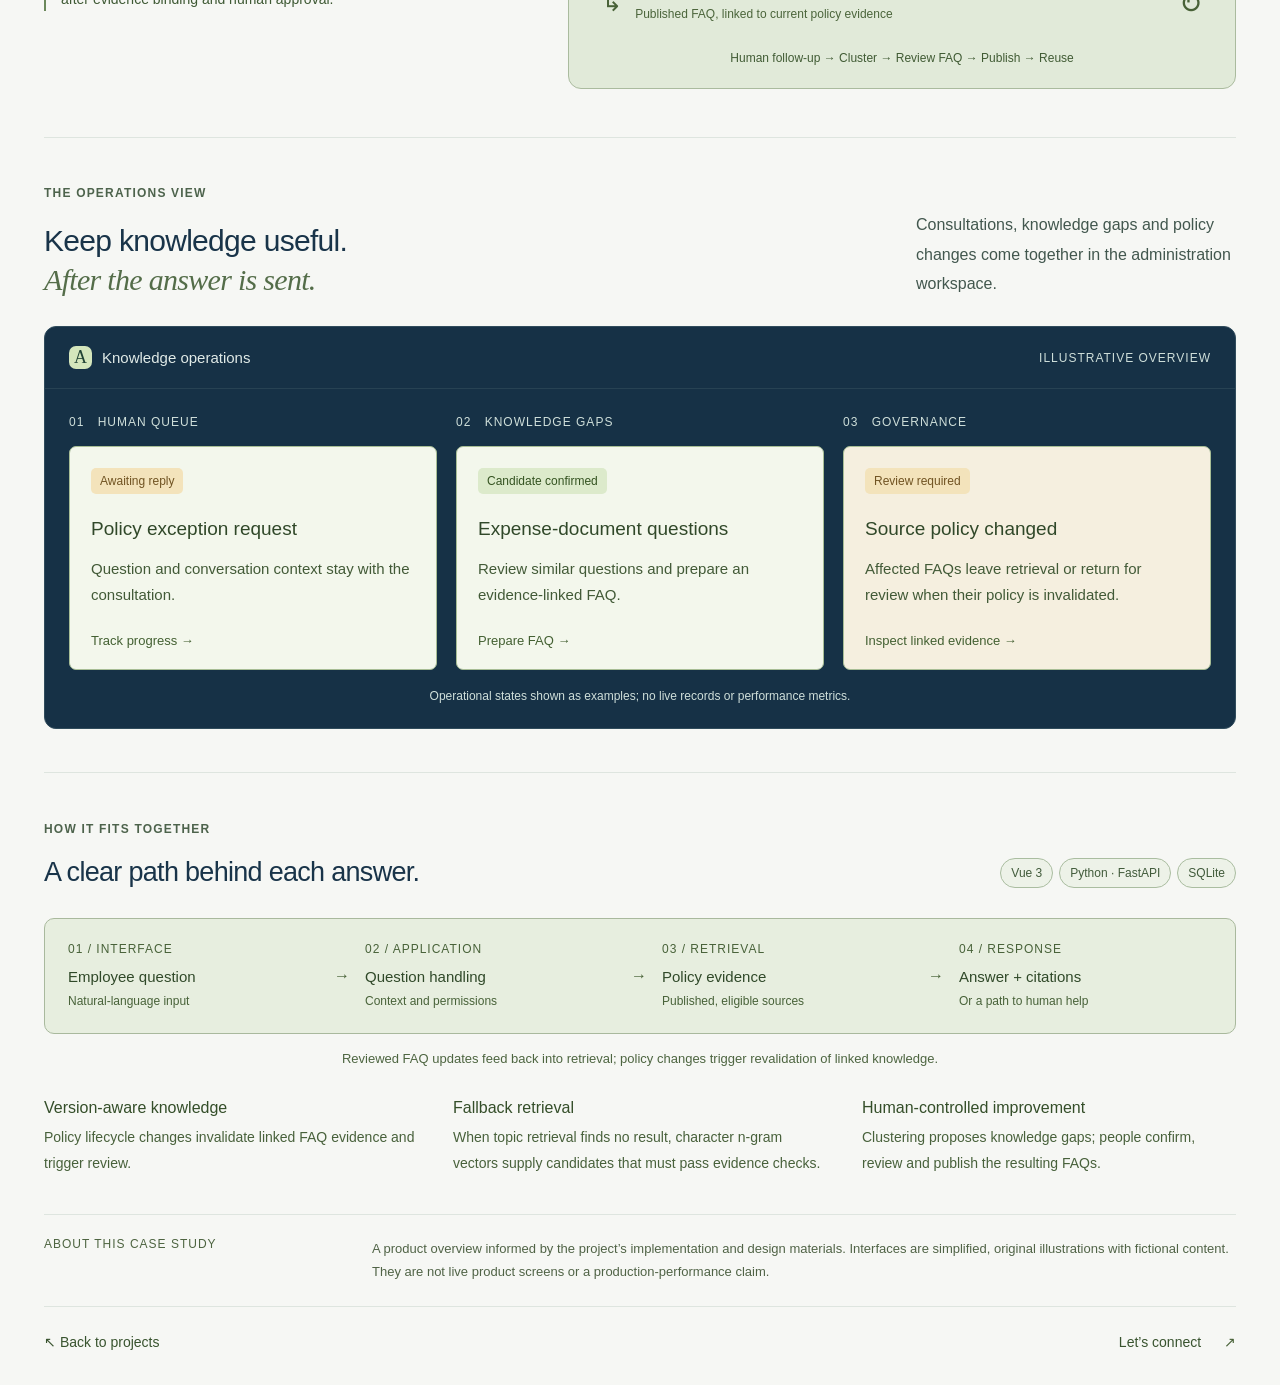
<file: alexabot.html>
<!doctype html>
<html lang="en">
<head>
<meta charset="utf-8"><meta name="viewport" content="width=device-width,initial-scale=1">
<title>AlexaBot — Enterprise Knowledge Assistant | Suyu (Jimmy) Wang</title>
<meta name="description" content="An enterprise knowledge assistant connecting reviewed policies, source-backed employee answers and human follow-up.">
<link rel="stylesheet" href="assets/jimmyai.css"><link rel="stylesheet" href="assets/alexabot.css">
</head>
<body>
<a class="skip" href="#main">Skip to content</a>
<header class="header"><nav class="wrap nav" aria-label="Main navigation"><a class="wordmark" href="index.html" aria-label="Suyu Wang home">SW<span>.</span></a><a class="back" href="index.html#projects">↖ All projects</a><a class="nav-contact" href="index.html#contact">Contact ↗</a></nav></header>
<main id="main" class="wrap alexa-case">
<section class="case-hero"><div><p class="eyebrow">02 / ENTERPRISE KNOWLEDGE ASSISTANT</p><h1>AlexaBot<span>✦</span><em>Knowledge that answers.</em></h1></div><div class="hero-side"><p>From a policy on file<br>to a clear next step.</p><div class="tags"><span>Conversational AI</span><span>RAG</span><span>Knowledge Operations</span></div></div></section>
<figure class="product-cover" aria-labelledby="cover-label"><div class="cover-top"><span class="cover-brand"><i>A</i> AlexaBot</span><span class="cover-status"><b></b> KNOWLEDGE → ANSWER → IMPROVEMENT</span></div><div class="cover-stage"><div class="floating-source"><span class="micro">THE KNOWLEDGE</span><div class="document-symbol" aria-hidden="true"><i></i><i></i><i></i></div><h2>Travel policy</h2><p>Version 2.1 · Reviewed</p><div class="source-rule"></div><span class="pill">Published source</span></div><div class="connector" aria-hidden="true"><span></span><i>↗</i></div><div class="chat-preview"><div class="chat-chrome"><span><i class="mini-logo">A</i> Employee assistant</span><span>•••</span></div><div class="chat-body"><p class="question">What should I attach to my expense claim?</p><div class="answer"><span class="answer-label">ALEXABOT</span><p>Attach an itemized receipt and a short business-purpose note.</p><div class="citation"><span>↗</span><div><strong>Travel policy · §4.2</strong><small>View the supporting source</small></div><span>01</span></div></div><div class="followup"><span>Clear answer.</span><span>Traceable source.</span></div></div></div></div><figcaption id="cover-label">Illustrative interface · Fictional policy content · Presentation only</figcaption></figure>
<section class="context"><div><p class="eyebrow">THE PRODUCT CHALLENGE</p><h2>The answer is somewhere.<br><em>Finding it is the work.</em></h2></div><p>Employees need clear answers from scattered policies. Knowledge teams need control over what is published and what happens when an answer falls short.<br><br>AlexaBot connects both sides: reviewed knowledge, answers with sources, and a feedback loop that turns recurring questions into maintained knowledge.</p></section>
<div class="journey-title"><p class="eyebrow">THREE CONNECTED JOURNEYS</p><span>Manage → Answer → Improve</span></div>
<section class="feature" aria-labelledby="publish-title"><div class="feature-copy"><span class="feature-index">01</span><p class="eyebrow">MANAGE TRUSTED KNOWLEDGE</p><h2 id="publish-title">A document becomes<br>a reliable source.</h2><p>Import PDF, Word or Markdown, confirm extracted metadata, then review and publish. Revisions keep knowledge current; archived or expired policies leave the answer flow.</p><div class="design-note"><span>DESIGN DECISION</span><p>Keep the current version available while its replacement is reviewed.</p></div></div><figure class="feature-visual publish-visual"><div class="visual-label"><span>KNOWLEDGE WORKSPACE</span><span>ILLUSTRATIVE</span></div><div class="policy-window"><div class="policy-window-head"><div><span class="file-icon">≡</span><strong>Travel policy</strong></div><span class="pill">v2.1</span></div><div class="pipeline"><div><i>✓</i><span>Parse</span></div><b></b><div><i>✓</i><span>Review</span></div><b></b><div class="current"><i>↗</i><span>Publish</span></div></div><div class="policy-sections"><div><span>01</span>Eligibility<small>Ready</small></div><div><span>02</span>Expense claims<small>Ready</small></div><div><span>03</span>Required documents<small>Ready</small></div></div><div class="published-strip"><i>✓</i><span>Reviewed version available for answers</span></div></div><div class="version-flow"><div><span class="micro">CURRENT</span><strong>v2.1 <small>Serving answers</small></strong></div><span aria-hidden="true">⇢</span><div><span class="micro">REVISION</span><strong>v2.2 <small>Under review</small></strong></div></div><figcaption>Publish → Revise → Approve replacement → Retire old evidence</figcaption></figure></section>
<section class="feature reverse" aria-labelledby="answer-title"><div class="feature-copy"><span class="feature-index">02</span><p class="eyebrow">ANSWER WITH SOURCES</p><h2 id="answer-title">An answer you can<br>check for yourself.</h2><p>Employees ask in natural language. Retrieval checks publication status, validity and role access before the response cites a policy version and passage.</p><div class="design-note"><span>DESIGN DECISION</span><p>Keep source evidence visible; exclude expired or unauthorized content.</p></div></div><figure class="feature-visual evidence-visual"><div class="visual-label"><span>ANSWER + EVIDENCE</span><span>ILLUSTRATIVE</span></div><div class="evidence-composition"><div class="response-paper"><span class="micro">YOUR NEXT STEP</span><h3>Prepare your claim.</h3><ul><li><span>01</span> Itemized receipt</li><li><span>02</span> Business-purpose note</li></ul><div class="paper-cite">[1] Travel policy · §4.2</div></div><div class="source-paper"><span class="micro">SUPPORTING PASSAGE / 01</span><h4>Required documents</h4><p>“Claims must include <mark>an itemized receipt</mark> and <mark>a note explaining the business purpose.</mark>”</p><span class="source-version">Travel policy · Version 2.1</span></div></div><div class="evidence-checks"><span>✓ Published</span><span>✓ Current</span><span>✓ Authorized</span></div><figcaption>Question → Eligible evidence → Answer with citations</figcaption></figure></section>
<section class="feature" aria-labelledby="resolve-title"><div class="feature-copy"><span class="feature-index">03</span><p class="eyebrow">IMPROVE THE KNOWLEDGE BASE</p><h2 id="resolve-title">Today’s open question.<br>Tomorrow’s shared answer.</h2><p>Unanswered questions reach human support. Similar unresolved questions are grouped for review, then developed into FAQs with policy evidence.</p><div class="design-note"><span>DESIGN DECISION</span><p>Suggestions become reusable knowledge only after evidence binding and human approval.</p></div></div><figure class="feature-visual improve-visual"><div class="visual-label"><span>FROM QUESTION TO KNOWLEDGE</span><span>ILLUSTRATIVE</span></div><div class="question-cluster"><p>“What proof should I attach?”</p><p>“Which documents do I need?”</p><p>“Is the receipt enough?”</p></div><div class="cluster-label"><span aria-hidden="true">↓</span> Similar unresolved questions</div><div class="faq-card"><div class="ticket-top"><span class="micro">FAQ CANDIDATE</span><span class="pill amber">Human review</span></div><h3>Documents for an expense claim</h3><div class="faq-evidence"><span>↗</span> Travel policy · v2.1 · §4.2</div><div class="faq-steps"><span>Confirm</span><i>→</i><span>Bind evidence</span><i>→</i><span>Approve</span></div></div><div class="reuse-strip"><span aria-hidden="true">↳</span><div><strong>Back to employee answers</strong><small>Published FAQ, linked to current policy evidence</small></div><span class="loop-symbol" aria-hidden="true">↻</span></div><figcaption>Human follow-up → Cluster → Review FAQ → Publish → Reuse</figcaption></figure></section>
<section class="operations" aria-labelledby="operations-title"><div class="operations-heading"><div><p class="eyebrow">THE OPERATIONS VIEW</p><h2 id="operations-title">Keep knowledge useful.<br><em>After the answer is sent.</em></h2></div><p>Consultations, knowledge gaps and policy changes come together in the administration workspace.</p></div><figure class="ops-window"><div class="ops-chrome"><span><i class="mini-logo">A</i> Knowledge operations</span><small>ILLUSTRATIVE OVERVIEW</small></div><div class="ops-columns"><section><p class="ops-label"><span>01</span> HUMAN QUEUE</p><article class="ops-item"><span class="pill amber">Awaiting reply</span><h3>Policy exception request</h3><p>Question and conversation context stay with the consultation.</p><span class="ops-foot">Track progress →</span></article></section><section><p class="ops-label"><span>02</span> KNOWLEDGE GAPS</p><article class="ops-item"><span class="pill">Candidate confirmed</span><h3>Expense-document questions</h3><p>Review similar questions and prepare an evidence-linked FAQ.</p><span class="ops-foot">Prepare FAQ →</span></article></section><section><p class="ops-label"><span>03</span> GOVERNANCE</p><article class="ops-item governance-item"><span class="pill amber">Review required</span><h3>Source policy changed</h3><p>Affected FAQs leave retrieval or return for review when their policy is invalidated.</p><span class="ops-foot">Inspect linked evidence →</span></article></section></div><figcaption>Operational states shown as examples; no live records or performance metrics.</figcaption></figure></section>
<section class="underneath" aria-labelledby="architecture-title"><div class="architecture-heading"><div><p class="eyebrow">HOW IT FITS TOGETHER</p><h2 id="architecture-title">A clear path behind each answer.</h2></div><div class="tags"><span>Vue 3</span><span>Python · FastAPI</span><span>SQLite</span></div></div><div class="architecture" role="img" aria-label="Employee interface connects to question handling, eligible policy retrieval and answer with citations. Knowledge review and publishing supplies the eligible evidence."><div><span>01 / INTERFACE</span><strong>Employee question</strong><small>Natural-language input</small></div><i>→</i><div><span>02 / APPLICATION</span><strong>Question handling</strong><small>Context and permissions</small></div><i>→</i><div><span>03 / RETRIEVAL</span><strong>Policy evidence</strong><small>Published, eligible sources</small></div><i>→</i><div><span>04 / RESPONSE</span><strong>Answer + citations</strong><small>Or a path to human help</small></div></div><p class="architecture-note">Reviewed FAQ updates feed back into retrieval; policy changes trigger revalidation of linked knowledge.</p><div class="decisions"><div><h3>Version-aware knowledge</h3><p>Policy lifecycle changes invalidate linked FAQ evidence and trigger review.</p></div><div><h3>Fallback retrieval</h3><p>When topic retrieval finds no result, character n-gram vectors supply candidates that must pass evidence checks.</p></div><div><h3>Human-controlled improvement</h3><p>Clustering proposes knowledge gaps; people confirm, review and publish the resulting FAQs.</p></div></div></section>
<aside class="case-note"><span>ABOUT THIS CASE STUDY</span><p>A product overview informed by the project’s implementation and design materials. Interfaces are simplified, original illustrations with fictional content. They are not live product screens or a production-performance claim.</p></aside><footer class="page-footer"><a href="index.html#projects">↖ Back to projects</a><a href="index.html#contact">Let’s connect <span>↗</span></a></footer>
</main></body></html>
</file>
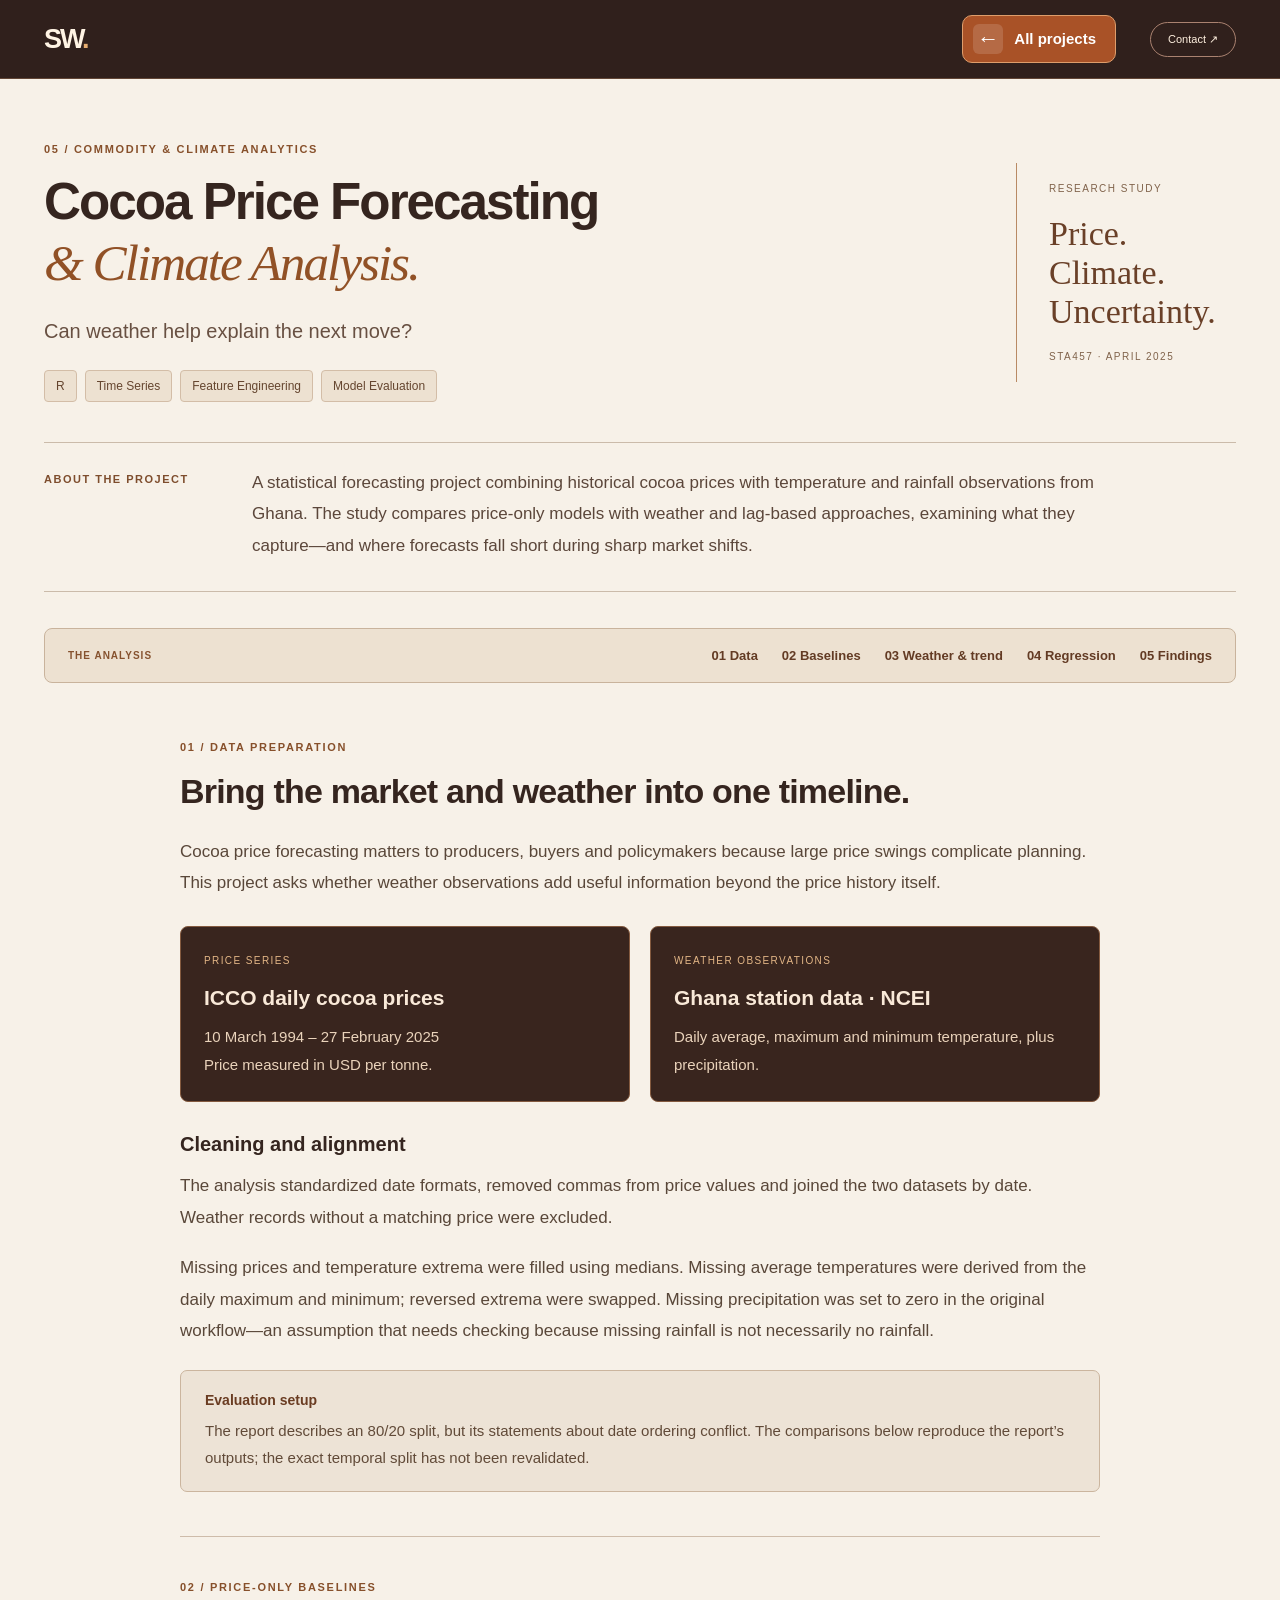
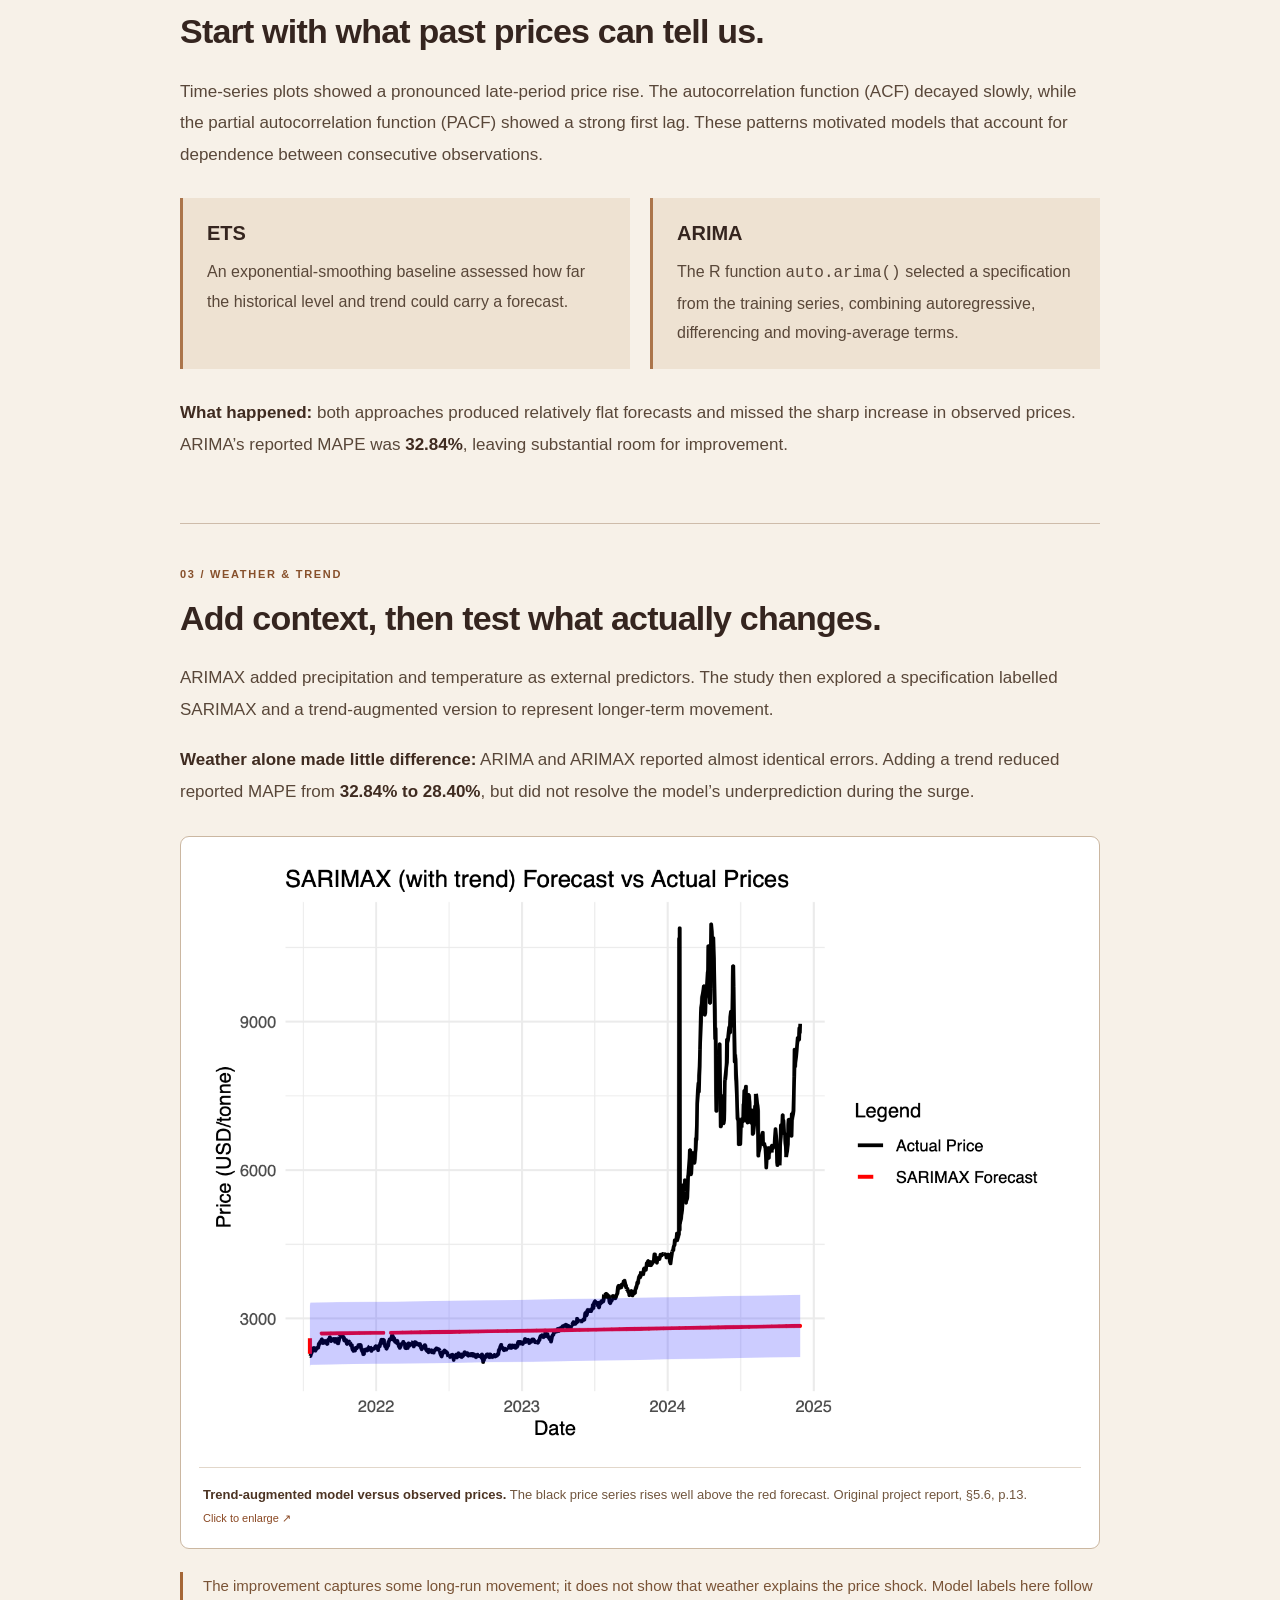
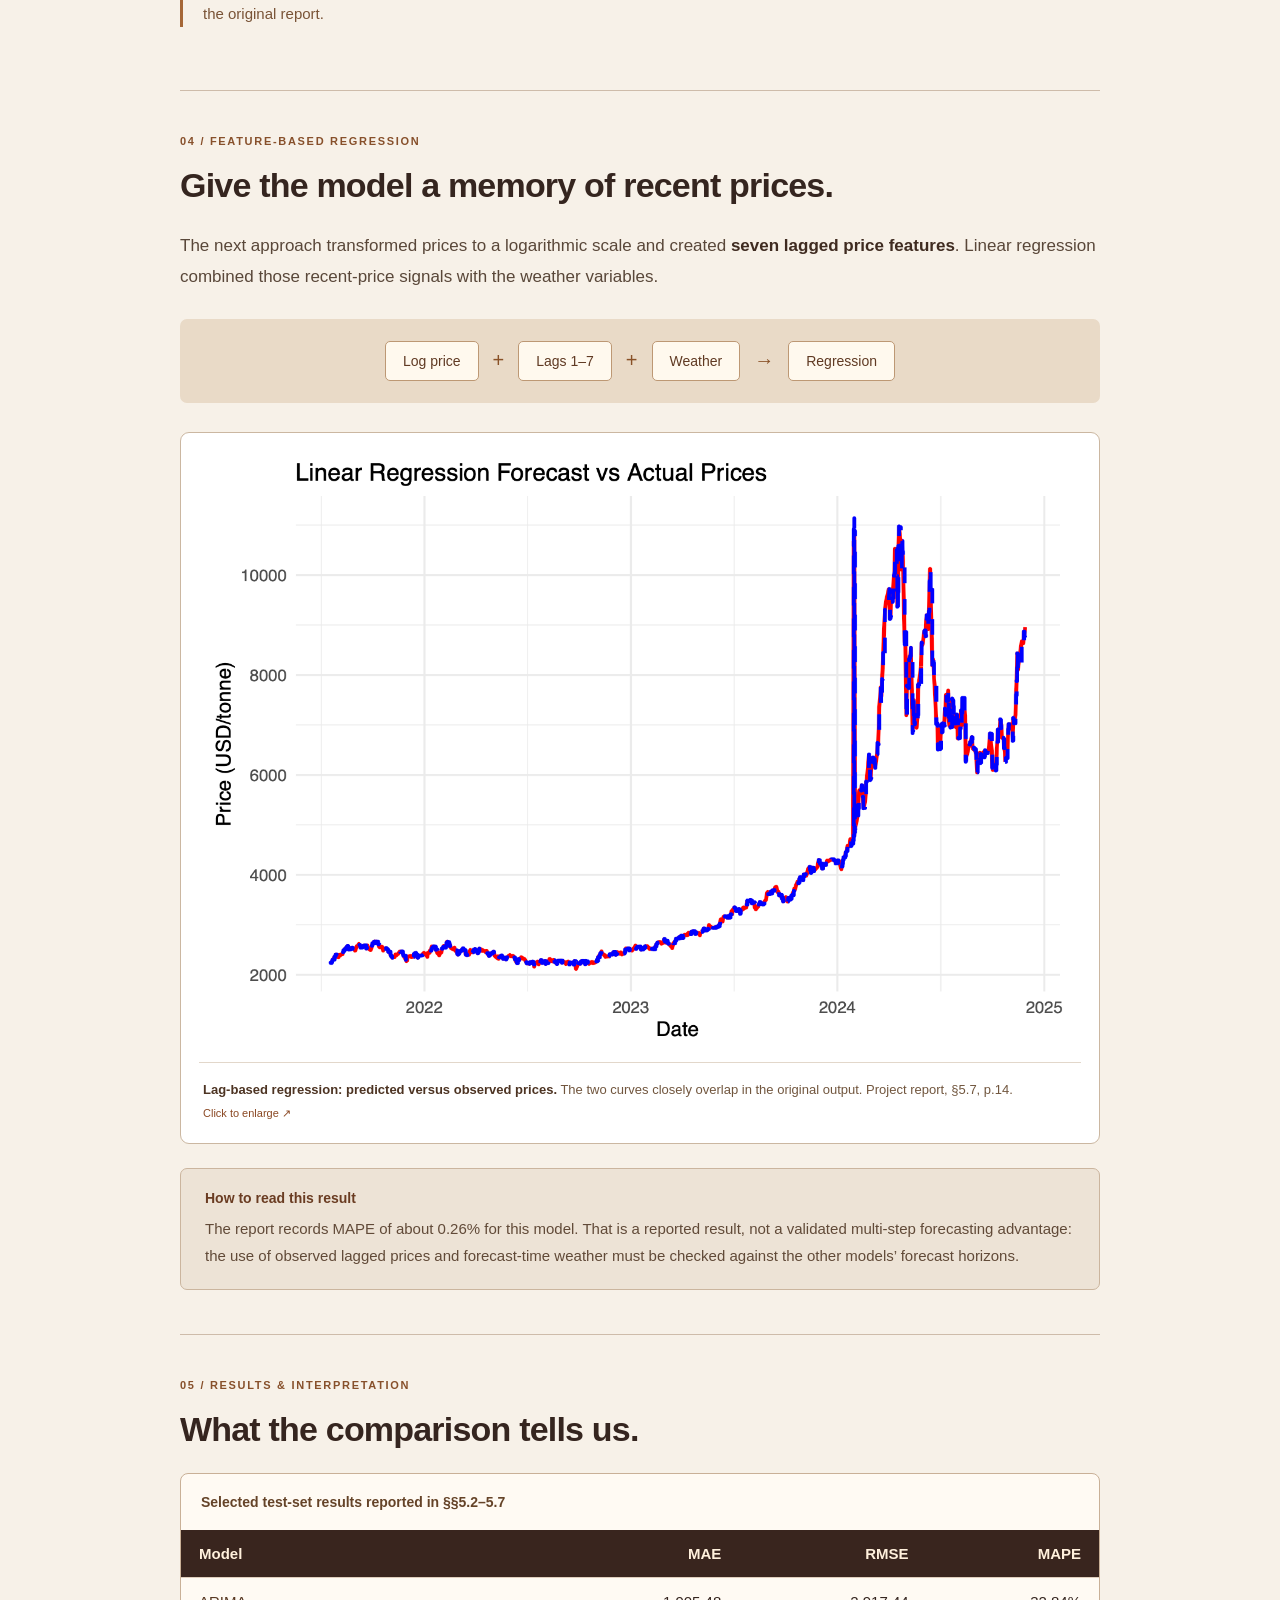
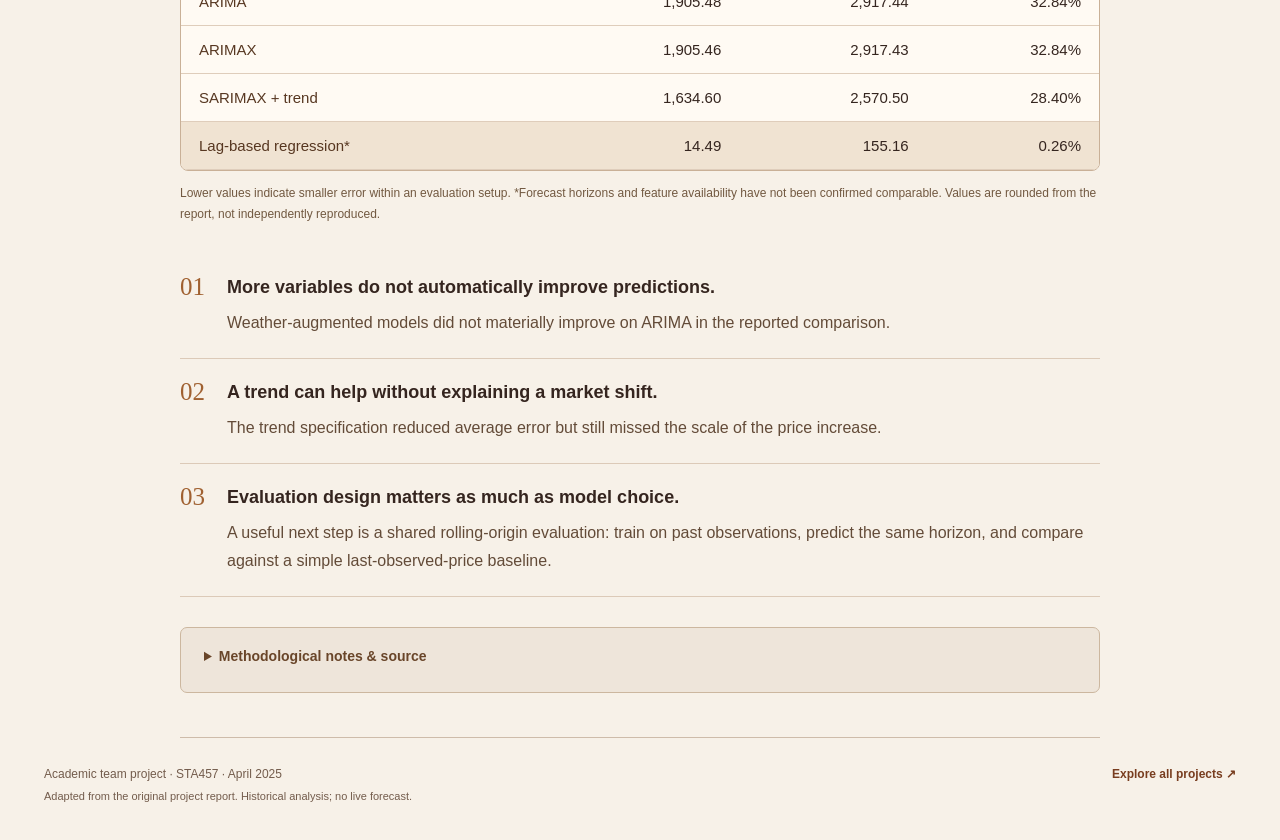
<file: cocoa.html>
<!doctype html>
<html lang="en"><head><meta charset="utf-8"><meta name="viewport" content="width=device-width,initial-scale=1"><title>Cocoa Price Forecasting &amp; Climate Analysis | Suyu (Jimmy) Wang</title><meta name="description" content="A time-series research project combining cocoa prices and Ghana weather observations to compare forecasting approaches and examine their limits."><link rel="stylesheet" href="assets/jimmyai.css?v=nav-2"><link rel="stylesheet" href="assets/cocoa.css?v=case-2"></head>
<body class="cocoa-case"><a class="skip" href="#main">Skip to content</a><header class="header"><nav class="wrap nav" aria-label="Main navigation"><a class="wordmark" href="index.html" aria-label="Suyu Wang home">SW<span>.</span></a><a class="back project-return" href="index.html#projects"><span aria-hidden="true">←</span> All projects</a><a class="nav-contact" href="index.html#contact">Contact ↗</a></nav></header>
<main class="wrap" id="main">
<section class="cocoa-hero" aria-labelledby="title"><div><p class="eyebrow">05 / COMMODITY &amp; CLIMATE ANALYTICS</p><h1 id="title">Cocoa Price Forecasting<br><em>&amp; Climate Analysis.</em></h1><p class="hero-question">Can weather help explain the next move?</p><ul class="cocoa-tags" aria-label="Project tags"><li>R</li><li>Time Series</li><li>Feature Engineering</li><li>Model Evaluation</li></ul></div><div class="hero-stamp"><span>RESEARCH STUDY</span><strong>Price.<br>Climate.<br>Uncertainty.</strong><span>STA457 · APRIL 2025</span></div></section>
<section class="project-overview" aria-labelledby="project-overview-title"><h2 id="project-overview-title">ABOUT THE PROJECT</h2><p>A statistical forecasting project combining historical cocoa prices with temperature and rainfall observations from Ghana. The study compares price-only models with weather and lag-based approaches, examining what they capture—and where forecasts fall short during sharp market shifts.</p></section>
<nav class="case-contents" aria-label="Case study sections"><span>THE ANALYSIS</span><a href="#data">01 Data</a><a href="#baselines">02 Baselines</a><a href="#weather">03 Weather &amp; trend</a><a href="#regression">04 Regression</a><a href="#conclusion">05 Findings</a></nav>
<div class="case-story">
<section class="case-chapter" id="data" aria-labelledby="data-title"><p class="eyebrow">01 / DATA PREPARATION</p><h2 id="data-title">Bring the market and weather into one timeline.</h2><p>Cocoa price forecasting matters to producers, buyers and policymakers because large price swings complicate planning. This project asks whether weather observations add useful information beyond the price history itself.</p><div class="dataset-pair"><article><span>PRICE SERIES</span><h3>ICCO daily cocoa prices</h3><p>10 March 1994 – 27 February 2025<br>Price measured in USD per tonne.</p></article><article><span>WEATHER OBSERVATIONS</span><h3>Ghana station data · NCEI</h3><p>Daily average, maximum and minimum temperature, plus precipitation.</p></article></div><h3>Cleaning and alignment</h3><p>The analysis standardized date formats, removed commas from price values and joined the two datasets by date. Weather records without a matching price were excluded.</p><p>Missing prices and temperature extrema were filled using medians. Missing average temperatures were derived from the daily maximum and minimum; reversed extrema were swapped. Missing precipitation was set to zero in the original workflow—an assumption that needs checking because missing rainfall is not necessarily no rainfall.</p><div class="chapter-note"><strong>Evaluation setup</strong><p>The report describes an 80/20 split, but its statements about date ordering conflict. The comparisons below reproduce the report’s outputs; the exact temporal split has not been revalidated.</p></div></section>
<section class="case-chapter" id="baselines" aria-labelledby="baseline-title"><p class="eyebrow">02 / PRICE-ONLY BASELINES</p><h2 id="baseline-title">Start with what past prices can tell us.</h2><p>Time-series plots showed a pronounced late-period price rise. The autocorrelation function (ACF) decayed slowly, while the partial autocorrelation function (PACF) showed a strong first lag. These patterns motivated models that account for dependence between consecutive observations.</p><div class="model-pair"><article><h3>ETS</h3><p>An exponential-smoothing baseline assessed how far the historical level and trend could carry a forecast.</p></article><article><h3>ARIMA</h3><p>The R function <code>auto.arima()</code> selected a specification from the training series, combining autoregressive, differencing and moving-average terms.</p></article></div><p><strong>What happened:</strong> both approaches produced relatively flat forecasts and missed the sharp increase in observed prices. ARIMA’s reported MAPE was <strong>32.84%</strong>, leaving substantial room for improvement.</p></section>
<section class="case-chapter" id="weather" aria-labelledby="weather-title"><p class="eyebrow">03 / WEATHER &amp; TREND</p><h2 id="weather-title">Add context, then test what actually changes.</h2><p>ARIMAX added precipitation and temperature as external predictors. The study then explored a specification labelled SARIMAX and a trend-augmented version to represent longer-term movement.</p><p><strong>Weather alone made little difference:</strong> ARIMA and ARIMAX reported almost identical errors. Adding a trend reduced reported MAPE from <strong>32.84% to 28.40%</strong>, but did not resolve the model’s underprediction during the surge.</p><figure class="source-figure"><a href="assets/cocoa-trend.png" target="_blank" rel="noopener" aria-label="Open original trend model chart at full size"><img src="assets/cocoa-trend.png" alt="Original report chart: the trend model forecast remains near 3000 USD per tonne while observed cocoa prices rise sharply in 2024." width="1455" height="990" loading="lazy"></a><figcaption><strong>Trend-augmented model versus observed prices.</strong> The black price series rises well above the red forecast. Original project report, §5.6, p.13. <span>Click to enlarge ↗</span></figcaption></figure><p class="reading-note">The improvement captures some long-run movement; it does not show that weather explains the price shock. Model labels here follow the original report.</p></section>
<section class="case-chapter" id="regression" aria-labelledby="regression-title"><p class="eyebrow">04 / FEATURE-BASED REGRESSION</p><h2 id="regression-title">Give the model a memory of recent prices.</h2><p>The next approach transformed prices to a logarithmic scale and created <strong>seven lagged price features</strong>. Linear regression combined those recent-price signals with the weather variables.</p><div class="feature-recipe"><span>Log price</span><b>+</b><span>Lags 1–7</span><b>+</b><span>Weather</span><b>→</b><span>Regression</span></div><figure class="source-figure"><a href="assets/cocoa-regression.png" target="_blank" rel="noopener" aria-label="Open original regression chart at full size"><img src="assets/cocoa-regression.png" alt="Original report chart: regression predictions and observed prices closely overlap through the rise and fluctuations in 2024." width="1455" height="989" loading="lazy"></a><figcaption><strong>Lag-based regression: predicted versus observed prices.</strong> The two curves closely overlap in the original output. Project report, §5.7, p.14. <span>Click to enlarge ↗</span></figcaption></figure><div class="chapter-note"><strong>How to read this result</strong><p>The report records MAPE of about 0.26% for this model. That is a reported result, not a validated multi-step forecasting advantage: the use of observed lagged prices and forecast-time weather must be checked against the other models’ forecast horizons.</p></div></section>
<section class="case-chapter" id="conclusion" aria-labelledby="conclusion-title"><p class="eyebrow">05 / RESULTS &amp; INTERPRETATION</p><h2 id="conclusion-title">What the comparison tells us.</h2><div class="results-table-wrap"><table class="results-table"><caption>Selected test-set results reported in §§5.2–5.7</caption><thead><tr><th scope="col">Model</th><th scope="col">MAE</th><th scope="col">RMSE</th><th scope="col">MAPE</th></tr></thead><tbody><tr><th scope="row">ARIMA</th><td>1,905.48</td><td>2,917.44</td><td>32.84%</td></tr><tr><th scope="row">ARIMAX</th><td>1,905.46</td><td>2,917.43</td><td>32.84%</td></tr><tr><th scope="row">SARIMAX + trend</th><td>1,634.60</td><td>2,570.50</td><td>28.40%</td></tr><tr><th scope="row">Lag-based regression*</th><td>14.49</td><td>155.16</td><td>0.26%</td></tr></tbody></table></div><p class="table-note">Lower values indicate smaller error within an evaluation setup. *Forecast horizons and feature availability have not been confirmed comparable. Values are rounded from the report, not independently reproduced.</p><ol class="conclusion-list"><li><strong>More variables do not automatically improve predictions.</strong><p>Weather-augmented models did not materially improve on ARIMA in the reported comparison.</p></li><li><strong>A trend can help without explaining a market shift.</strong><p>The trend specification reduced average error but still missed the scale of the price increase.</p></li><li><strong>Evaluation design matters as much as model choice.</strong><p>A useful next step is a shared rolling-origin evaluation: train on past observations, predict the same horizon, and compare against a simple last-observed-price baseline.</p></li></ol><details class="method-disclosure"><summary>Methodological notes &amp; source</summary><p>Source: <em>STA457 Final Project: Analyzing the Impact of Climate Changes on Cocoa Futures Prices</em>, 7 April 2025. This page summarizes the original academic team report; it does not present a new model run.</p><p>The report contains inconsistent split descriptions and ETS metrics, so ETS is not included in the results table. Weather units, station representativeness, imputation before or after splitting, and forecast-time predictor availability require verification from code and data. The printed “SARIMAX” summary shows an ARIMA(2,1,0) error structure; seasonal terms need confirmation. AIC values across differently transformed outcomes are not used here to rank models.</p><p>Long-horizon recursive projections in the report are exploratory and are not presented as current price forecasts. No causal climate effect or realized business impact was established.</p></details></section>
</div>
<footer class="cocoa-footer"><p>Academic team project · STA457 · April 2025<br><span>Adapted from the original project report. Historical analysis; no live forecast.</span></p><a href="index.html#projects">Explore all projects ↗</a></footer>
</main></body></html>
</file>
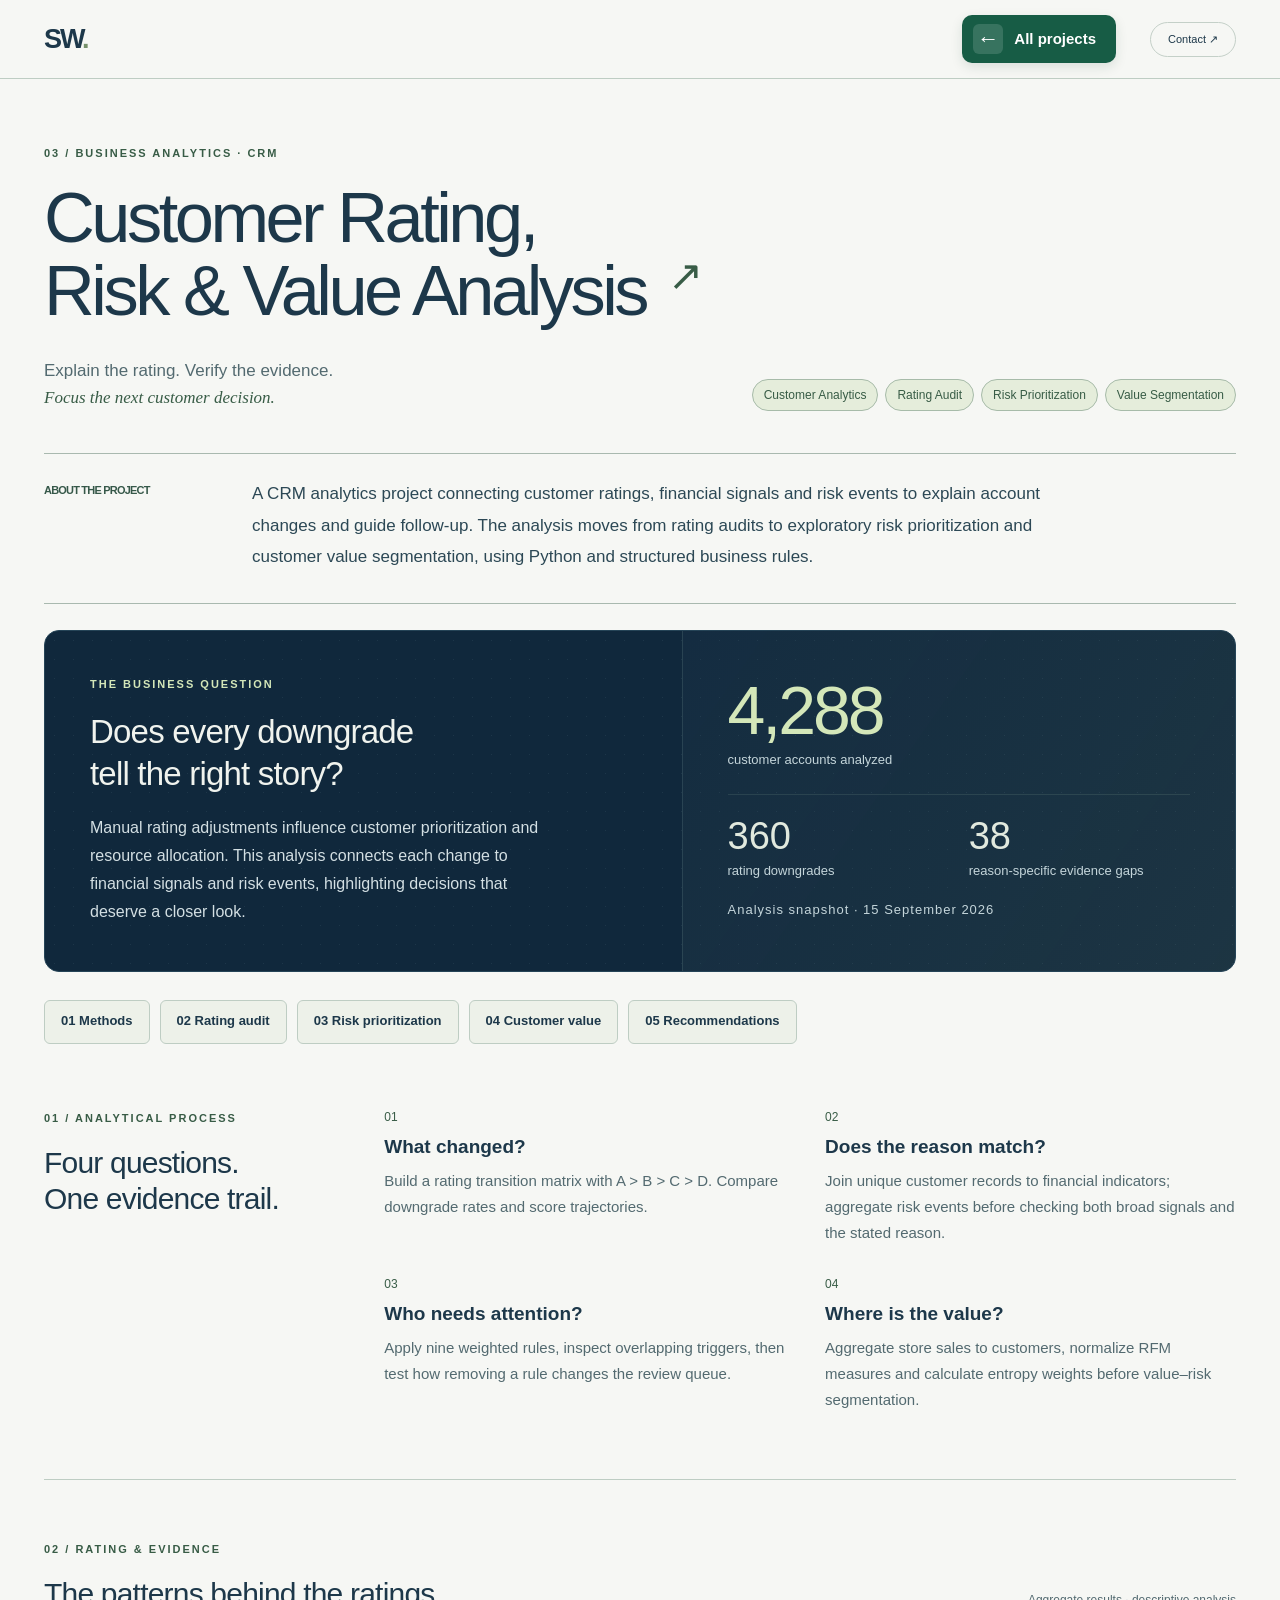
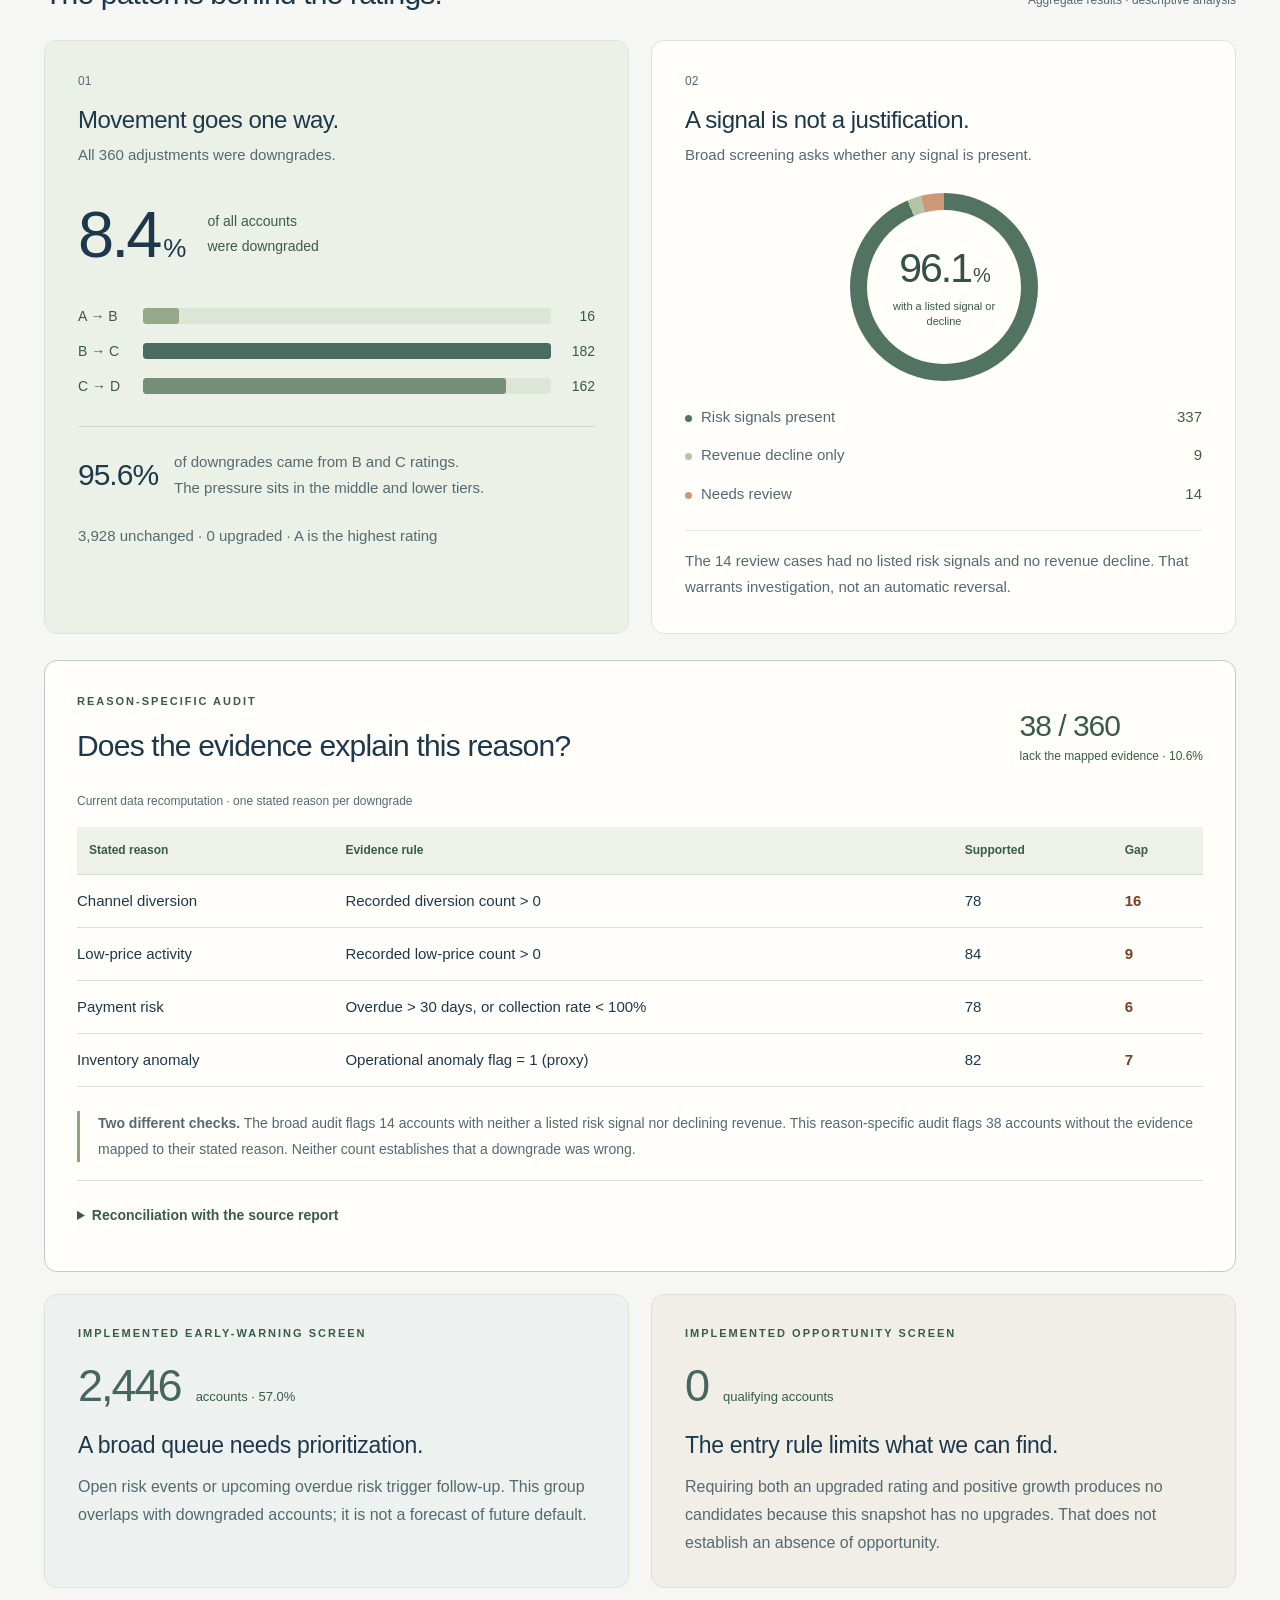
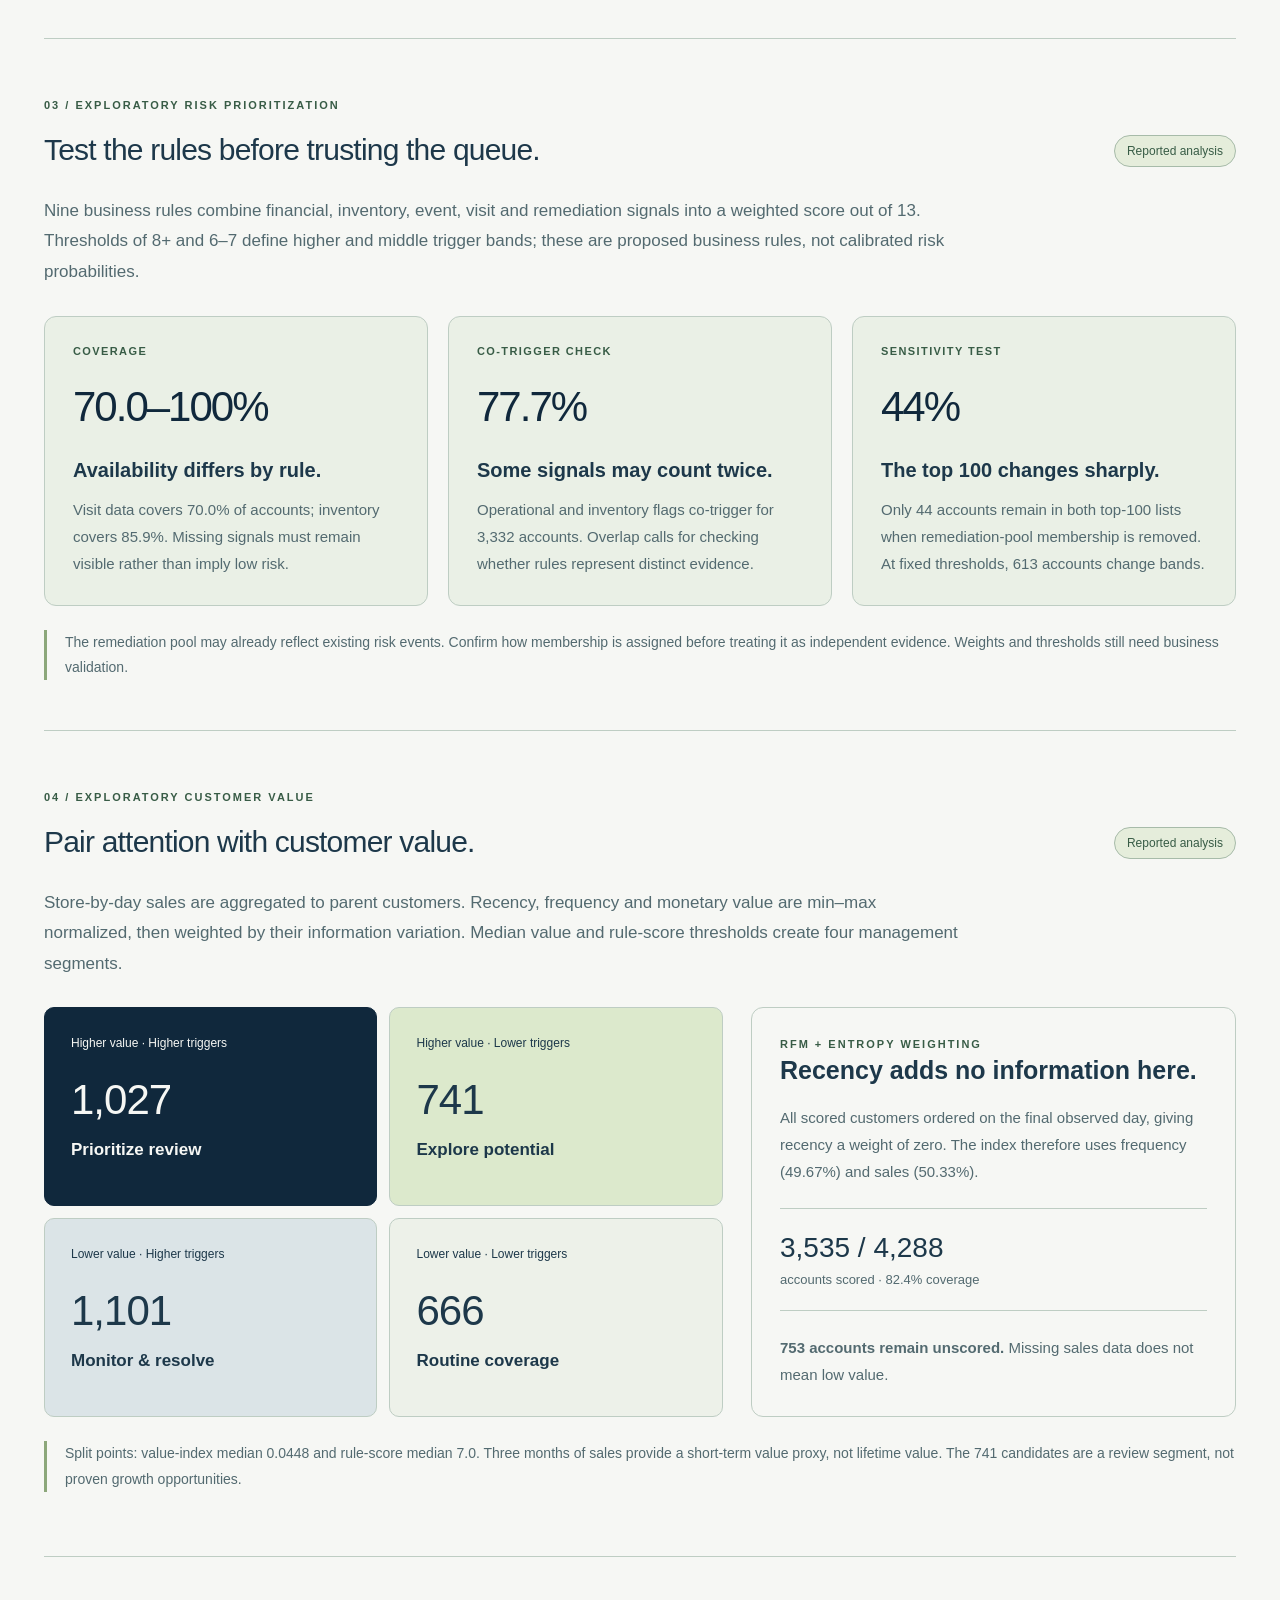
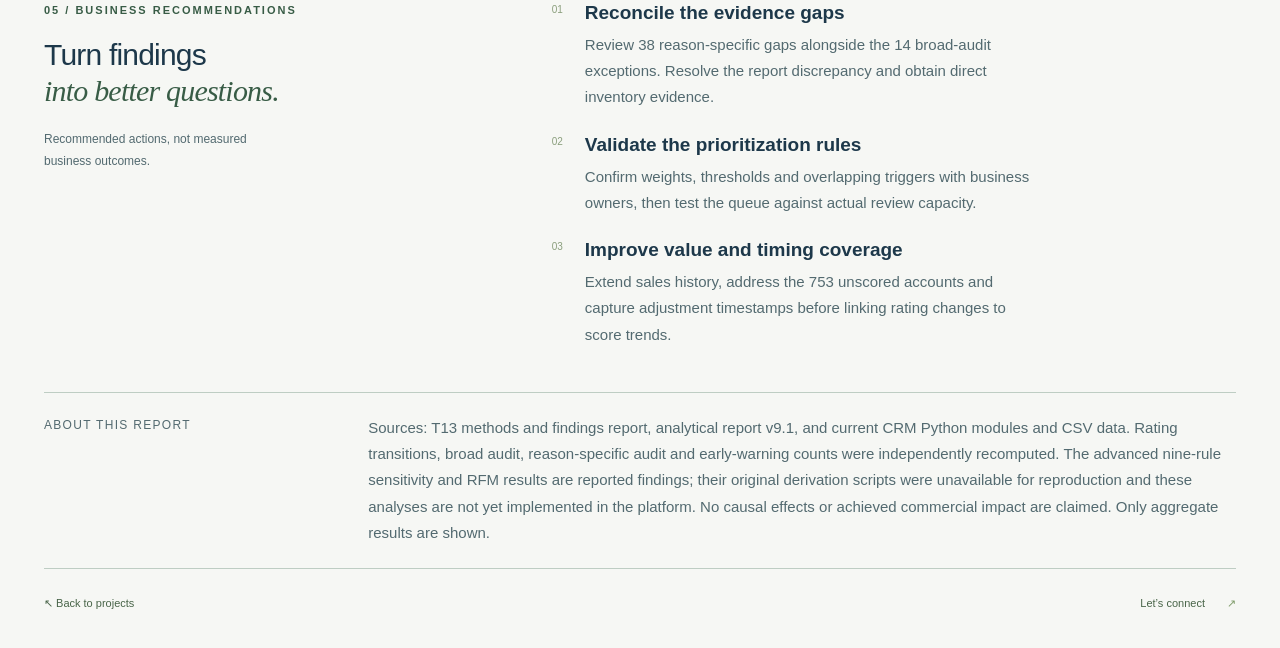
<file: crm.html>
<!doctype html>
<html lang="en">
<head>
<meta charset="utf-8"><meta name="viewport" content="width=device-width,initial-scale=1">
<title>Customer Rating, Risk & Value Analysis | Suyu (Jimmy) Wang</title>
<meta name="description" content="A CRM analysis of customer rating adjustments: rating movements, supporting evidence, early risk signals and customer opportunities.">
<link rel="stylesheet" href="assets/jimmyai.css?v=nav-2"><link rel="stylesheet" href="assets/crm.css?v=complete-1">
</head>
<body class="crm-case">
<a class="skip" href="#main">Skip to content</a>
<header class="header"><nav class="wrap nav" aria-label="Main navigation"><a class="wordmark" href="index.html" aria-label="Suyu Wang home">SW<span>.</span></a><a class="back project-return" href="index.html#projects"><span aria-hidden="true">←</span> All projects</a><a class="nav-contact" href="index.html#contact">Contact ↗</a></nav></header>
<main id="main" class="wrap report">
<section class="report-hero"><p class="eyebrow">03 / BUSINESS ANALYTICS · CRM</p><h1>Customer Rating,<br>Risk &amp; Value Analysis<span>↗</span></h1><div class="hero-bottom"><p>Explain the rating. Verify the evidence.<br><em>Focus the next customer decision.</em></p><ul class="report-tags" aria-label="Project tags"><li>Customer Analytics</li><li>Rating Audit</li><li>Risk Prioritization</li><li>Value Segmentation</li></ul></div></section>
<section class="project-overview" aria-labelledby="project-overview-title"><h2 id="project-overview-title">ABOUT THE PROJECT</h2><p>A CRM analytics project connecting customer ratings, financial signals and risk events to explain account changes and guide follow-up. The analysis moves from rating audits to exploratory risk prioritization and customer value segmentation, using Python and structured business rules.</p></section>
<section class="summary" aria-labelledby="summary-title"><div class="summary-copy"><p class="eyebrow">THE BUSINESS QUESTION</p><h2 id="summary-title">Does every downgrade<br>tell the right story?</h2><p>Manual rating adjustments influence customer prioritization and resource allocation. This analysis connects each change to financial signals and risk events, highlighting decisions that deserve a closer look.</p></div><div class="summary-findings"><div class="lead-number"><strong>4,288</strong><span>customer accounts analyzed</span></div><div class="summary-pair"><div><strong>360</strong><span>rating downgrades</span></div><div><strong>38</strong><span>reason-specific evidence gaps</span></div></div><p class="snapshot">Analysis snapshot · 15 September 2026</p></div></section>
<nav class="report-nav" aria-label="Report sections"><a href="#approach">01 Methods</a><a href="#findings-title">02 Rating audit</a><a href="#risk-method">03 Risk prioritization</a><a href="#value-method">04 Customer value</a><a href="#recommendations-title">05 Recommendations</a></nav>
<section class="method-section" aria-labelledby="approach"><div><p class="eyebrow">01 / ANALYTICAL PROCESS</p><h2 id="approach">Four questions.<br>One evidence trail.</h2></div><div class="method-steps"><div><span>01</span><h3>What changed?</h3><p>Build a rating transition matrix with A &gt; B &gt; C &gt; D. Compare downgrade rates and score trajectories.</p></div><div><span>02</span><h3>Does the reason match?</h3><p>Join unique customer records to financial indicators; aggregate risk events before checking both broad signals and the stated reason.</p></div><div><span>03</span><h3>Who needs attention?</h3><p>Apply nine weighted rules, inspect overlapping triggers, then test how removing a rule changes the review queue.</p></div><div><span>04</span><h3>Where is the value?</h3><p>Aggregate store sales to customers, normalize RFM measures and calculate entropy weights before value–risk segmentation.</p></div></div></section>
<section class="findings" aria-labelledby="findings-title"><div class="section-heading"><div><p class="eyebrow">02 / RATING &amp; EVIDENCE</p><h2 id="findings-title">The patterns behind the ratings.</h2></div><span class="section-aside">Aggregate results · descriptive analysis</span></div><div class="figure-grid">
<figure class="figure movement"><figcaption><span class="figure-number">01</span><h3>Movement goes one way.</h3><p>All 360 adjustments were downgrades.</p></figcaption><div class="movement-stat"><strong>8.4<span>%</span></strong><p>of all accounts<br>were downgraded</p></div><div class="bar-chart" role="img" aria-label="Downgrades by transition: A to B, 16; B to C, 182; C to D, 162."><div class="bar-row"><span>A → B</span><div class="track"><i style="width:8.8%"></i></div><strong>16</strong></div><div class="bar-row"><span>B → C</span><div class="track"><i style="width:100%"></i></div><strong>182</strong></div><div class="bar-row"><span>C → D</span><div class="track"><i style="width:89%"></i></div><strong>162</strong></div></div><div class="figure-takeaway"><strong>95.6%</strong><p>of downgrades came from B and C ratings.<br>The pressure sits in the middle and lower tiers.</p></div><p class="figure-foot">3,928 unchanged · 0 upgraded · A is the highest rating</p></figure>
<figure class="figure audit"><figcaption><span class="figure-number">02</span><h3>A signal is not a justification.</h3><p>Broad screening asks whether any signal is present.</p></figcaption><div class="audit-visual"><div class="donut" role="img" aria-label="Of 360 downgrades, 346 or 96.1 percent had listed risk signals or revenue decline; 14 or 3.9 percent require review."><div><strong>96.1<span>%</span></strong><span>with a listed signal or decline</span></div></div></div><div class="audit-legend"><div><span><i class="dot risk"></i>Risk signals present</span><strong>337</strong></div><div><span><i class="dot decline"></i>Revenue decline only</span><strong>9</strong></div><div><span><i class="dot review"></i>Needs review</span><strong>14</strong></div></div><div class="audit-note">The 14 review cases had no listed risk signals and no revenue decline. That warrants investigation, not an automatic reversal.</div></figure>
</div><section class="reason-section" aria-labelledby="reason-title"><div class="section-heading"><div><p class="eyebrow">REASON-SPECIFIC AUDIT</p><h2 id="reason-title">Does the evidence explain this reason?</h2></div><div class="audit-callout"><strong>38 / 360</strong><span>lack the mapped evidence · 10.6%</span></div></div>
<p class="table-hint">Scroll the table horizontally to see all evidence counts →</p><div class="table-scroll" tabindex="0" role="region" aria-label="Reason-specific audit table, horizontally scrollable"><table><caption>Current data recomputation · one stated reason per downgrade</caption><thead><tr><th scope="col">Stated reason</th><th scope="col">Evidence rule</th><th scope="col">Supported</th><th scope="col">Gap</th></tr></thead><tbody><tr><th scope="row">Channel diversion</th><td>Recorded diversion count &gt; 0</td><td>78</td><td>16</td></tr><tr><th scope="row">Low-price activity</th><td>Recorded low-price count &gt; 0</td><td>84</td><td>9</td></tr><tr><th scope="row">Payment risk</th><td>Overdue &gt; 30 days, or collection rate &lt; 100%</td><td>78</td><td>6</td></tr><tr><th scope="row">Inventory anomaly</th><td>Operational anomaly flag = 1 (proxy)</td><td>82</td><td>7</td></tr></tbody></table></div>
<p class="method-note"><strong>Two different checks.</strong> The broad audit flags 14 accounts with neither a listed risk signal nor declining revenue. This reason-specific audit flags 38 accounts without the evidence mapped to their stated reason. Neither count establishes that a downgrade was wrong.</p><details class="source-detail"><summary>Reconciliation with the source report</summary><p>The report lists 45 gaps, including 13 payment cases. Applying its stated payment rule to the current CSV gives 6 payment gaps and 38 overall; the other three categories match. The page uses this reproducible result. The inventory rule uses a general operational flag, so it is not direct proof of an inventory issue.</p></details></section>
<div class="insight-grid"><article class="insight-panel early"><p class="eyebrow">IMPLEMENTED EARLY-WARNING SCREEN</p><div class="insight-value">2,446<span>accounts · 57.0%</span></div><h3>A broad queue needs prioritization.</h3><p>Open risk events or upcoming overdue risk trigger follow-up. This group overlaps with downgraded accounts; it is not a forecast of future default.</p></article><article class="insight-panel opportunity"><p class="eyebrow">IMPLEMENTED OPPORTUNITY SCREEN</p><div class="insight-value">0<span>qualifying accounts</span></div><h3>The entry rule limits what we can find.</h3><p>Requiring both an upgraded rating and positive growth produces no candidates because this snapshot has no upgrades. That does not establish an absence of opportunity.</p></article></div></section>
<section class="analysis-section" aria-labelledby="risk-method"><div class="section-heading"><div><p class="eyebrow">03 / EXPLORATORY RISK PRIORITIZATION</p><h2 id="risk-method">Test the rules before trusting the queue.</h2></div><span class="evidence-label">Reported analysis</span></div><p class="section-intro">Nine business rules combine financial, inventory, event, visit and remediation signals into a weighted score out of 13. Thresholds of 8+ and 6–7 define higher and middle trigger bands; these are proposed business rules, not calibrated risk probabilities.</p>
<div class="diagnostic-grid"><article><span class="mini-label">COVERAGE</span><strong>70.0–100%</strong><h3>Availability differs by rule.</h3><p>Visit data covers 70.0% of accounts; inventory covers 85.9%. Missing signals must remain visible rather than imply low risk.</p></article><article><span class="mini-label">CO-TRIGGER CHECK</span><strong>77.7%</strong><h3>Some signals may count twice.</h3><p>Operational and inventory flags co-trigger for 3,332 accounts. Overlap calls for checking whether rules represent distinct evidence.</p></article><article><span class="mini-label">SENSITIVITY TEST</span><strong>44%</strong><h3>The top 100 changes sharply.</h3><p>Only 44 accounts remain in both top-100 lists when remediation-pool membership is removed. At fixed thresholds, 613 accounts change bands.</p></article></div><p class="method-note">The remediation pool may already reflect existing risk events. Confirm how membership is assigned before treating it as independent evidence. Weights and thresholds still need business validation.</p></section>
<section class="analysis-section" aria-labelledby="value-method"><div class="section-heading"><div><p class="eyebrow">04 / EXPLORATORY CUSTOMER VALUE</p><h2 id="value-method">Pair attention with customer value.</h2></div><span class="evidence-label">Reported analysis</span></div><p class="section-intro">Store-by-day sales are aggregated to parent customers. Recency, frequency and monetary value are min–max normalized, then weighted by their information variation. Median value and rule-score thresholds create four management segments.</p>
<div class="value-layout"><div class="value-matrix" aria-label="Reported value and rule-trigger segments"><article class="protect"><span>Higher value · Higher triggers</span><strong>1,027</strong><h3>Prioritize review</h3></article><article class="develop"><span>Higher value · Lower triggers</span><strong>741</strong><h3>Explore potential</h3></article><article class="monitor"><span>Lower value · Higher triggers</span><strong>1,101</strong><h3>Monitor &amp; resolve</h3></article><article class="maintain"><span>Lower value · Lower triggers</span><strong>666</strong><h3>Routine coverage</h3></article></div><aside class="value-explainer"><p class="eyebrow">RFM + ENTROPY WEIGHTING</p><h3>Recency adds no information here.</h3><p>All scored customers ordered on the final observed day, giving recency a weight of zero. The index therefore uses frequency (49.67%) and sales (50.33%).</p><div class="coverage-number"><strong>3,535 / 4,288</strong><span>accounts scored · 82.4% coverage</span></div><p><strong>753 accounts remain unscored.</strong> Missing sales data does not mean low value.</p></aside></div><p class="method-note">Split points: value-index median 0.0448 and rule-score median 7.0. Three months of sales provide a short-term value proxy, not lifetime value. The 741 candidates are a review segment, not proven growth opportunities.</p></section>
<section class="recommendations" aria-labelledby="recommendations-title"><div><p class="eyebrow">05 / BUSINESS RECOMMENDATIONS</p><h2 id="recommendations-title">Turn findings<br><em>into better questions.</em></h2><p>Recommended actions, not measured business outcomes.</p></div><ol><li><span>01</span><div><h3>Reconcile the evidence gaps</h3><p>Review 38 reason-specific gaps alongside the 14 broad-audit exceptions. Resolve the report discrepancy and obtain direct inventory evidence.</p></div></li><li><span>02</span><div><h3>Validate the prioritization rules</h3><p>Confirm weights, thresholds and overlapping triggers with business owners, then test the queue against actual review capacity.</p></div></li><li><span>03</span><div><h3>Improve value and timing coverage</h3><p>Extend sales history, address the 753 unscored accounts and capture adjustment timestamps before linking rating changes to score trends.</p></div></li></ol></section>
<aside class="report-note"><span>ABOUT THIS REPORT</span><p>Sources: T13 methods and findings report, analytical report v9.1, and current CRM Python modules and CSV data. Rating transitions, broad audit, reason-specific audit and early-warning counts were independently recomputed. The advanced nine-rule sensitivity and RFM results are reported findings; their original derivation scripts were unavailable for reproduction and these analyses are not yet implemented in the platform. No causal effects or achieved commercial impact are claimed. Only aggregate results are shown.</p></aside>
<footer class="page-footer"><a href="index.html#projects">↖ Back to projects</a><a href="index.html#contact">Let’s connect <span>↗</span></a></footer>
</main></body></html>
</file>
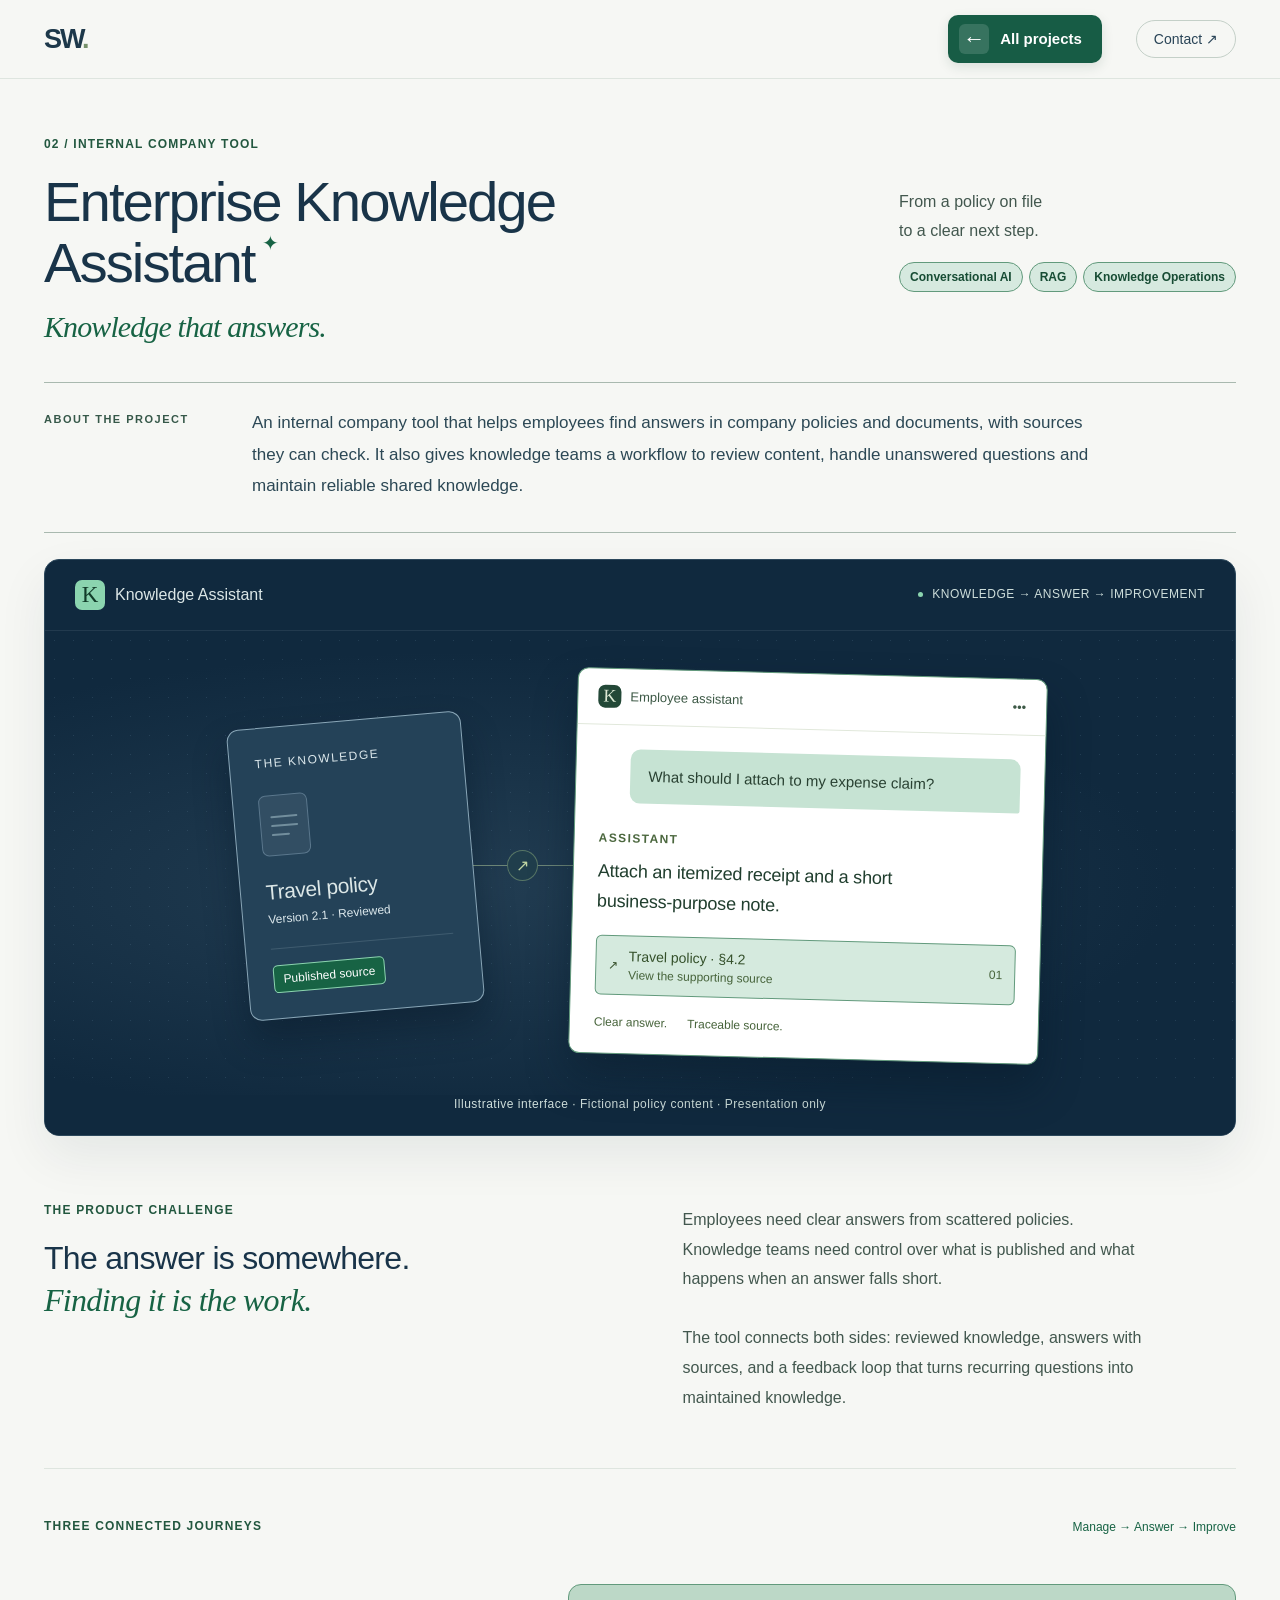
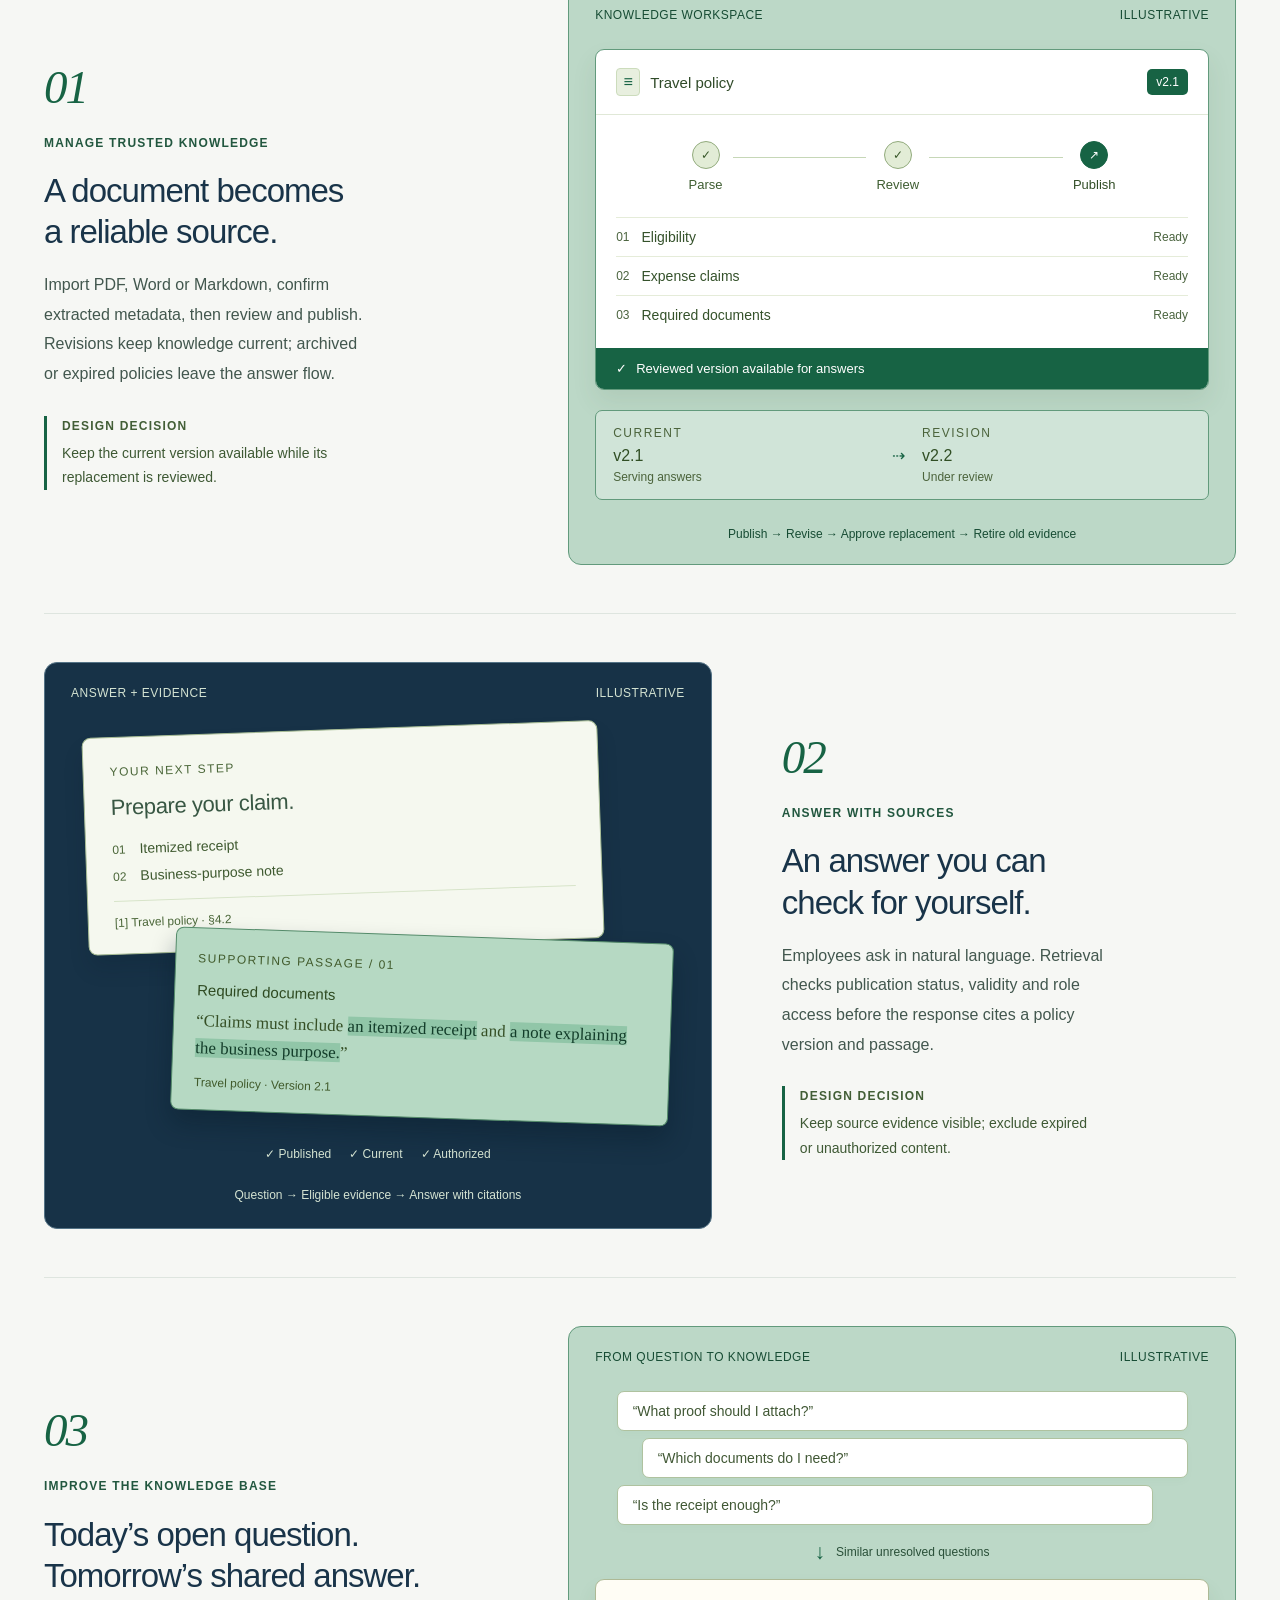
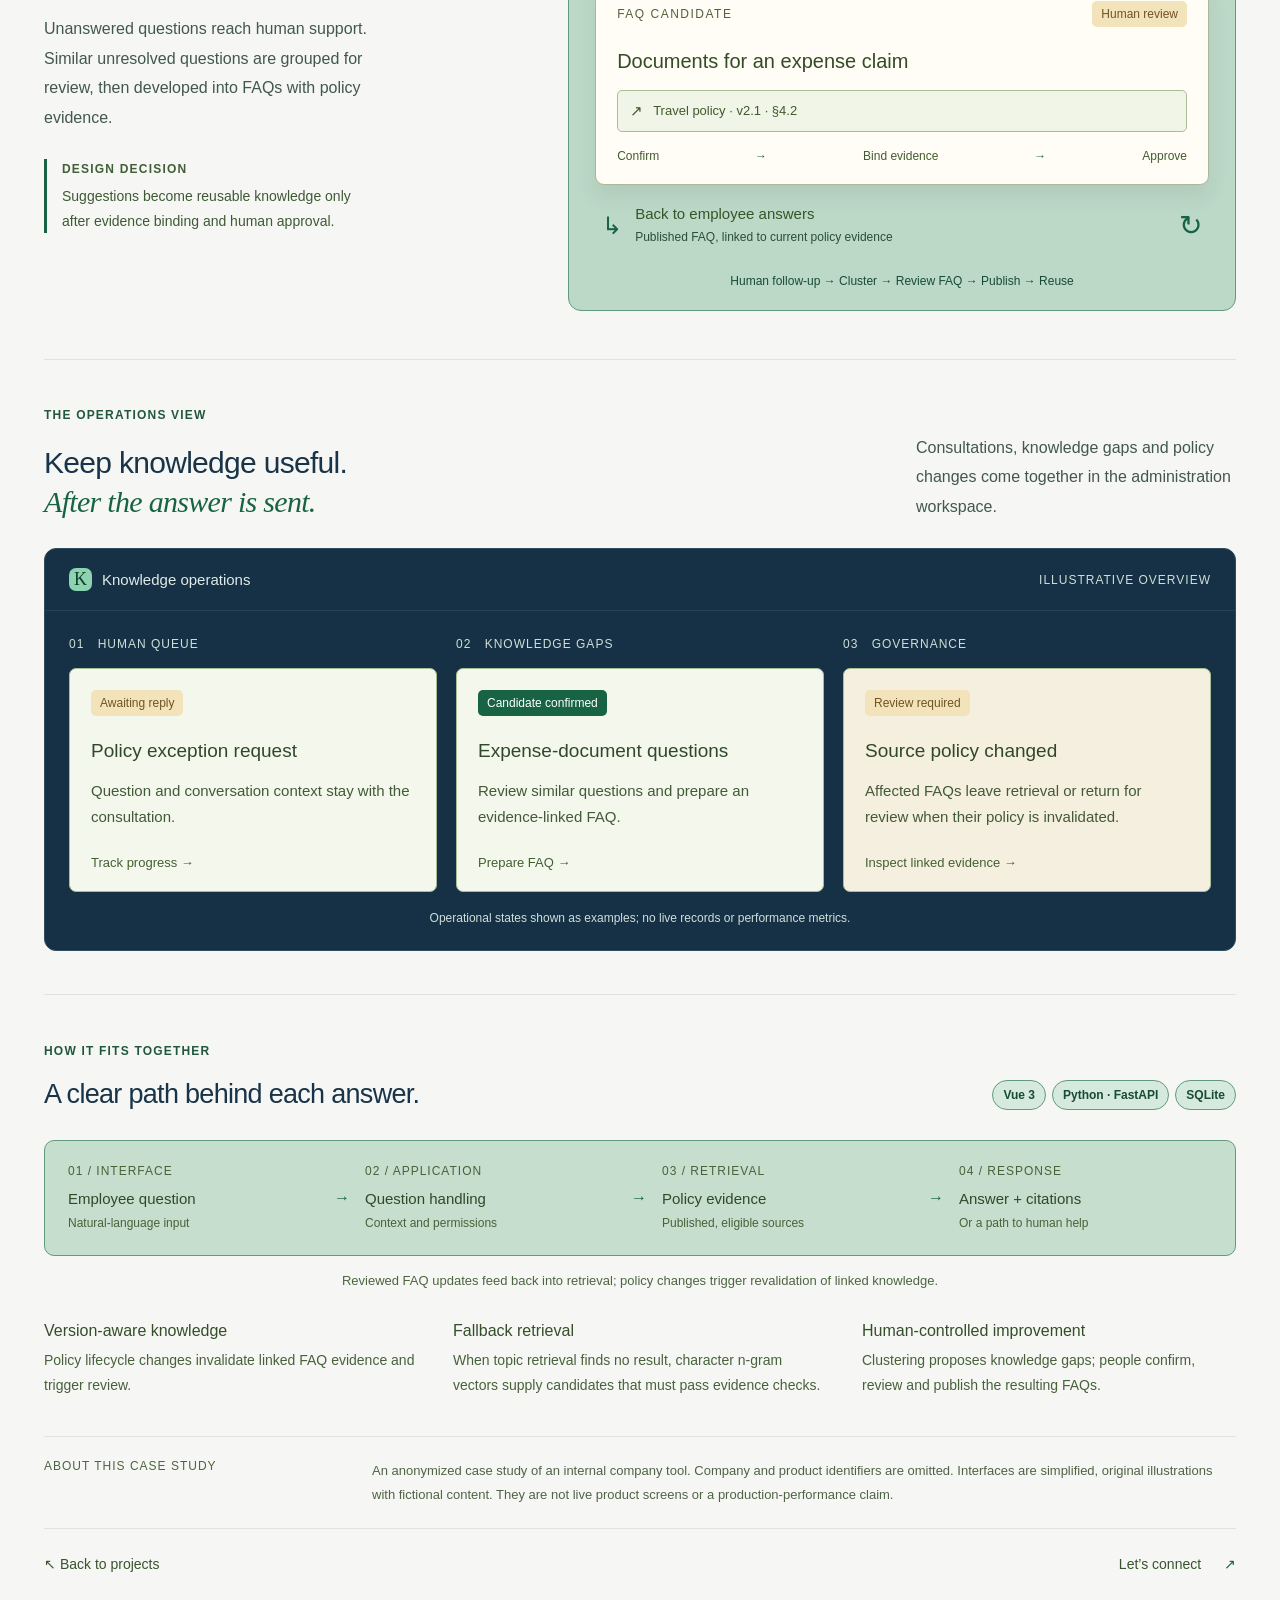
<file: enterprise-knowledge-assistant.html>
<!doctype html>
<html lang="en">
<head>
<meta charset="utf-8"><meta name="viewport" content="width=device-width,initial-scale=1">
<title>Enterprise Knowledge Assistant — Internal Company Tool | Suyu (Jimmy) Wang</title>
<meta name="description" content="An enterprise knowledge assistant connecting reviewed policies, source-backed employee answers and human follow-up.">
<link rel="stylesheet" href="assets/jimmyai.css?v=nav-2"><link rel="stylesheet" href="assets/enterprise-knowledge-assistant.css">
</head>
<body>
<a class="skip" href="#main">Skip to content</a>
<header class="header"><nav class="wrap nav" aria-label="Main navigation"><a class="wordmark" href="index.html" aria-label="Suyu Wang home">SW<span>.</span></a><a class="back project-return" href="index.html#projects"><span aria-hidden="true">←</span> All projects</a><a class="nav-contact" href="index.html#contact">Contact ↗</a></nav></header>
<main id="main" class="wrap knowledge-case">
<section class="case-hero"><div><p class="eyebrow">02 / INTERNAL COMPANY TOOL</p><h1>Enterprise Knowledge<br>Assistant<span>✦</span><em>Knowledge that answers.</em></h1></div><div class="hero-side"><p>From a policy on file<br>to a clear next step.</p><div class="tags"><span>Conversational AI</span><span>RAG</span><span>Knowledge Operations</span></div></div></section>
<section class="project-overview" aria-labelledby="project-overview-title"><h2 id="project-overview-title">ABOUT THE PROJECT</h2><p>An internal company tool that helps employees find answers in company policies and documents, with sources they can check. It also gives knowledge teams a workflow to review content, handle unanswered questions and maintain reliable shared knowledge.</p></section>
<figure class="product-cover" aria-labelledby="cover-label"><div class="cover-top"><span class="cover-brand"><i>K</i> Knowledge Assistant</span><span class="cover-status"><b></b> KNOWLEDGE → ANSWER → IMPROVEMENT</span></div><div class="cover-stage"><div class="floating-source"><span class="micro">THE KNOWLEDGE</span><div class="document-symbol" aria-hidden="true"><i></i><i></i><i></i></div><h2>Travel policy</h2><p>Version 2.1 · Reviewed</p><div class="source-rule"></div><span class="pill">Published source</span></div><div class="connector" aria-hidden="true"><span></span><i>↗</i></div><div class="chat-preview"><div class="chat-chrome"><span><i class="mini-logo">K</i> Employee assistant</span><span>•••</span></div><div class="chat-body"><p class="question">What should I attach to my expense claim?</p><div class="answer"><span class="answer-label">ASSISTANT</span><p>Attach an itemized receipt and a short business-purpose note.</p><div class="citation"><span>↗</span><div><strong>Travel policy · §4.2</strong><small>View the supporting source</small></div><span>01</span></div></div><div class="followup"><span>Clear answer.</span><span>Traceable source.</span></div></div></div></div><figcaption id="cover-label">Illustrative interface · Fictional policy content · Presentation only</figcaption></figure>
<section class="context"><div><p class="eyebrow">THE PRODUCT CHALLENGE</p><h2>The answer is somewhere.<br><em>Finding it is the work.</em></h2></div><p>Employees need clear answers from scattered policies. Knowledge teams need control over what is published and what happens when an answer falls short.<br><br>The tool connects both sides: reviewed knowledge, answers with sources, and a feedback loop that turns recurring questions into maintained knowledge.</p></section>
<div class="journey-title"><p class="eyebrow">THREE CONNECTED JOURNEYS</p><span>Manage → Answer → Improve</span></div>
<section class="feature" aria-labelledby="publish-title"><div class="feature-copy"><span class="feature-index">01</span><p class="eyebrow">MANAGE TRUSTED KNOWLEDGE</p><h2 id="publish-title">A document becomes<br>a reliable source.</h2><p>Import PDF, Word or Markdown, confirm extracted metadata, then review and publish. Revisions keep knowledge current; archived or expired policies leave the answer flow.</p><div class="design-note"><span>DESIGN DECISION</span><p>Keep the current version available while its replacement is reviewed.</p></div></div><figure class="feature-visual publish-visual"><div class="visual-label"><span>KNOWLEDGE WORKSPACE</span><span>ILLUSTRATIVE</span></div><div class="policy-window"><div class="policy-window-head"><div><span class="file-icon">≡</span><strong>Travel policy</strong></div><span class="pill">v2.1</span></div><div class="pipeline"><div><i>✓</i><span>Parse</span></div><b></b><div><i>✓</i><span>Review</span></div><b></b><div class="current"><i>↗</i><span>Publish</span></div></div><div class="policy-sections"><div><span>01</span>Eligibility<small>Ready</small></div><div><span>02</span>Expense claims<small>Ready</small></div><div><span>03</span>Required documents<small>Ready</small></div></div><div class="published-strip"><i>✓</i><span>Reviewed version available for answers</span></div></div><div class="version-flow"><div><span class="micro">CURRENT</span><strong>v2.1 <small>Serving answers</small></strong></div><span aria-hidden="true">⇢</span><div><span class="micro">REVISION</span><strong>v2.2 <small>Under review</small></strong></div></div><figcaption>Publish → Revise → Approve replacement → Retire old evidence</figcaption></figure></section>
<section class="feature reverse" aria-labelledby="answer-title"><div class="feature-copy"><span class="feature-index">02</span><p class="eyebrow">ANSWER WITH SOURCES</p><h2 id="answer-title">An answer you can<br>check for yourself.</h2><p>Employees ask in natural language. Retrieval checks publication status, validity and role access before the response cites a policy version and passage.</p><div class="design-note"><span>DESIGN DECISION</span><p>Keep source evidence visible; exclude expired or unauthorized content.</p></div></div><figure class="feature-visual evidence-visual"><div class="visual-label"><span>ANSWER + EVIDENCE</span><span>ILLUSTRATIVE</span></div><div class="evidence-composition"><div class="response-paper"><span class="micro">YOUR NEXT STEP</span><h3>Prepare your claim.</h3><ul><li><span>01</span> Itemized receipt</li><li><span>02</span> Business-purpose note</li></ul><div class="paper-cite">[1] Travel policy · §4.2</div></div><div class="source-paper"><span class="micro">SUPPORTING PASSAGE / 01</span><h4>Required documents</h4><p>“Claims must include <mark>an itemized receipt</mark> and <mark>a note explaining the business purpose.</mark>”</p><span class="source-version">Travel policy · Version 2.1</span></div></div><div class="evidence-checks"><span>✓ Published</span><span>✓ Current</span><span>✓ Authorized</span></div><figcaption>Question → Eligible evidence → Answer with citations</figcaption></figure></section>
<section class="feature" aria-labelledby="resolve-title"><div class="feature-copy"><span class="feature-index">03</span><p class="eyebrow">IMPROVE THE KNOWLEDGE BASE</p><h2 id="resolve-title">Today’s open question.<br>Tomorrow’s shared answer.</h2><p>Unanswered questions reach human support. Similar unresolved questions are grouped for review, then developed into FAQs with policy evidence.</p><div class="design-note"><span>DESIGN DECISION</span><p>Suggestions become reusable knowledge only after evidence binding and human approval.</p></div></div><figure class="feature-visual improve-visual"><div class="visual-label"><span>FROM QUESTION TO KNOWLEDGE</span><span>ILLUSTRATIVE</span></div><div class="question-cluster"><p>“What proof should I attach?”</p><p>“Which documents do I need?”</p><p>“Is the receipt enough?”</p></div><div class="cluster-label"><span aria-hidden="true">↓</span> Similar unresolved questions</div><div class="faq-card"><div class="ticket-top"><span class="micro">FAQ CANDIDATE</span><span class="pill amber">Human review</span></div><h3>Documents for an expense claim</h3><div class="faq-evidence"><span>↗</span> Travel policy · v2.1 · §4.2</div><div class="faq-steps"><span>Confirm</span><i>→</i><span>Bind evidence</span><i>→</i><span>Approve</span></div></div><div class="reuse-strip"><span aria-hidden="true">↳</span><div><strong>Back to employee answers</strong><small>Published FAQ, linked to current policy evidence</small></div><span class="loop-symbol" aria-hidden="true">↻</span></div><figcaption>Human follow-up → Cluster → Review FAQ → Publish → Reuse</figcaption></figure></section>
<section class="operations" aria-labelledby="operations-title"><div class="operations-heading"><div><p class="eyebrow">THE OPERATIONS VIEW</p><h2 id="operations-title">Keep knowledge useful.<br><em>After the answer is sent.</em></h2></div><p>Consultations, knowledge gaps and policy changes come together in the administration workspace.</p></div><figure class="ops-window"><div class="ops-chrome"><span><i class="mini-logo">K</i> Knowledge operations</span><small>ILLUSTRATIVE OVERVIEW</small></div><div class="ops-columns"><section><p class="ops-label"><span>01</span> HUMAN QUEUE</p><article class="ops-item"><span class="pill amber">Awaiting reply</span><h3>Policy exception request</h3><p>Question and conversation context stay with the consultation.</p><span class="ops-foot">Track progress →</span></article></section><section><p class="ops-label"><span>02</span> KNOWLEDGE GAPS</p><article class="ops-item"><span class="pill">Candidate confirmed</span><h3>Expense-document questions</h3><p>Review similar questions and prepare an evidence-linked FAQ.</p><span class="ops-foot">Prepare FAQ →</span></article></section><section><p class="ops-label"><span>03</span> GOVERNANCE</p><article class="ops-item governance-item"><span class="pill amber">Review required</span><h3>Source policy changed</h3><p>Affected FAQs leave retrieval or return for review when their policy is invalidated.</p><span class="ops-foot">Inspect linked evidence →</span></article></section></div><figcaption>Operational states shown as examples; no live records or performance metrics.</figcaption></figure></section>
<section class="underneath" aria-labelledby="architecture-title"><div class="architecture-heading"><div><p class="eyebrow">HOW IT FITS TOGETHER</p><h2 id="architecture-title">A clear path behind each answer.</h2></div><div class="tags"><span>Vue 3</span><span>Python · FastAPI</span><span>SQLite</span></div></div><div class="architecture" role="img" aria-label="Employee interface connects to question handling, eligible policy retrieval and answer with citations. Knowledge review and publishing supplies the eligible evidence."><div><span>01 / INTERFACE</span><strong>Employee question</strong><small>Natural-language input</small></div><i>→</i><div><span>02 / APPLICATION</span><strong>Question handling</strong><small>Context and permissions</small></div><i>→</i><div><span>03 / RETRIEVAL</span><strong>Policy evidence</strong><small>Published, eligible sources</small></div><i>→</i><div><span>04 / RESPONSE</span><strong>Answer + citations</strong><small>Or a path to human help</small></div></div><p class="architecture-note">Reviewed FAQ updates feed back into retrieval; policy changes trigger revalidation of linked knowledge.</p><div class="decisions"><div><h3>Version-aware knowledge</h3><p>Policy lifecycle changes invalidate linked FAQ evidence and trigger review.</p></div><div><h3>Fallback retrieval</h3><p>When topic retrieval finds no result, character n-gram vectors supply candidates that must pass evidence checks.</p></div><div><h3>Human-controlled improvement</h3><p>Clustering proposes knowledge gaps; people confirm, review and publish the resulting FAQs.</p></div></div></section>
<aside class="case-note"><span>ABOUT THIS CASE STUDY</span><p>An anonymized case study of an internal company tool. Company and product identifiers are omitted. Interfaces are simplified, original illustrations with fictional content. They are not live product screens or a production-performance claim.</p></aside><footer class="page-footer"><a href="index.html#projects">↖ Back to projects</a><a href="index.html#contact">Let’s connect <span>↗</span></a></footer>
</main></body></html>
</file>
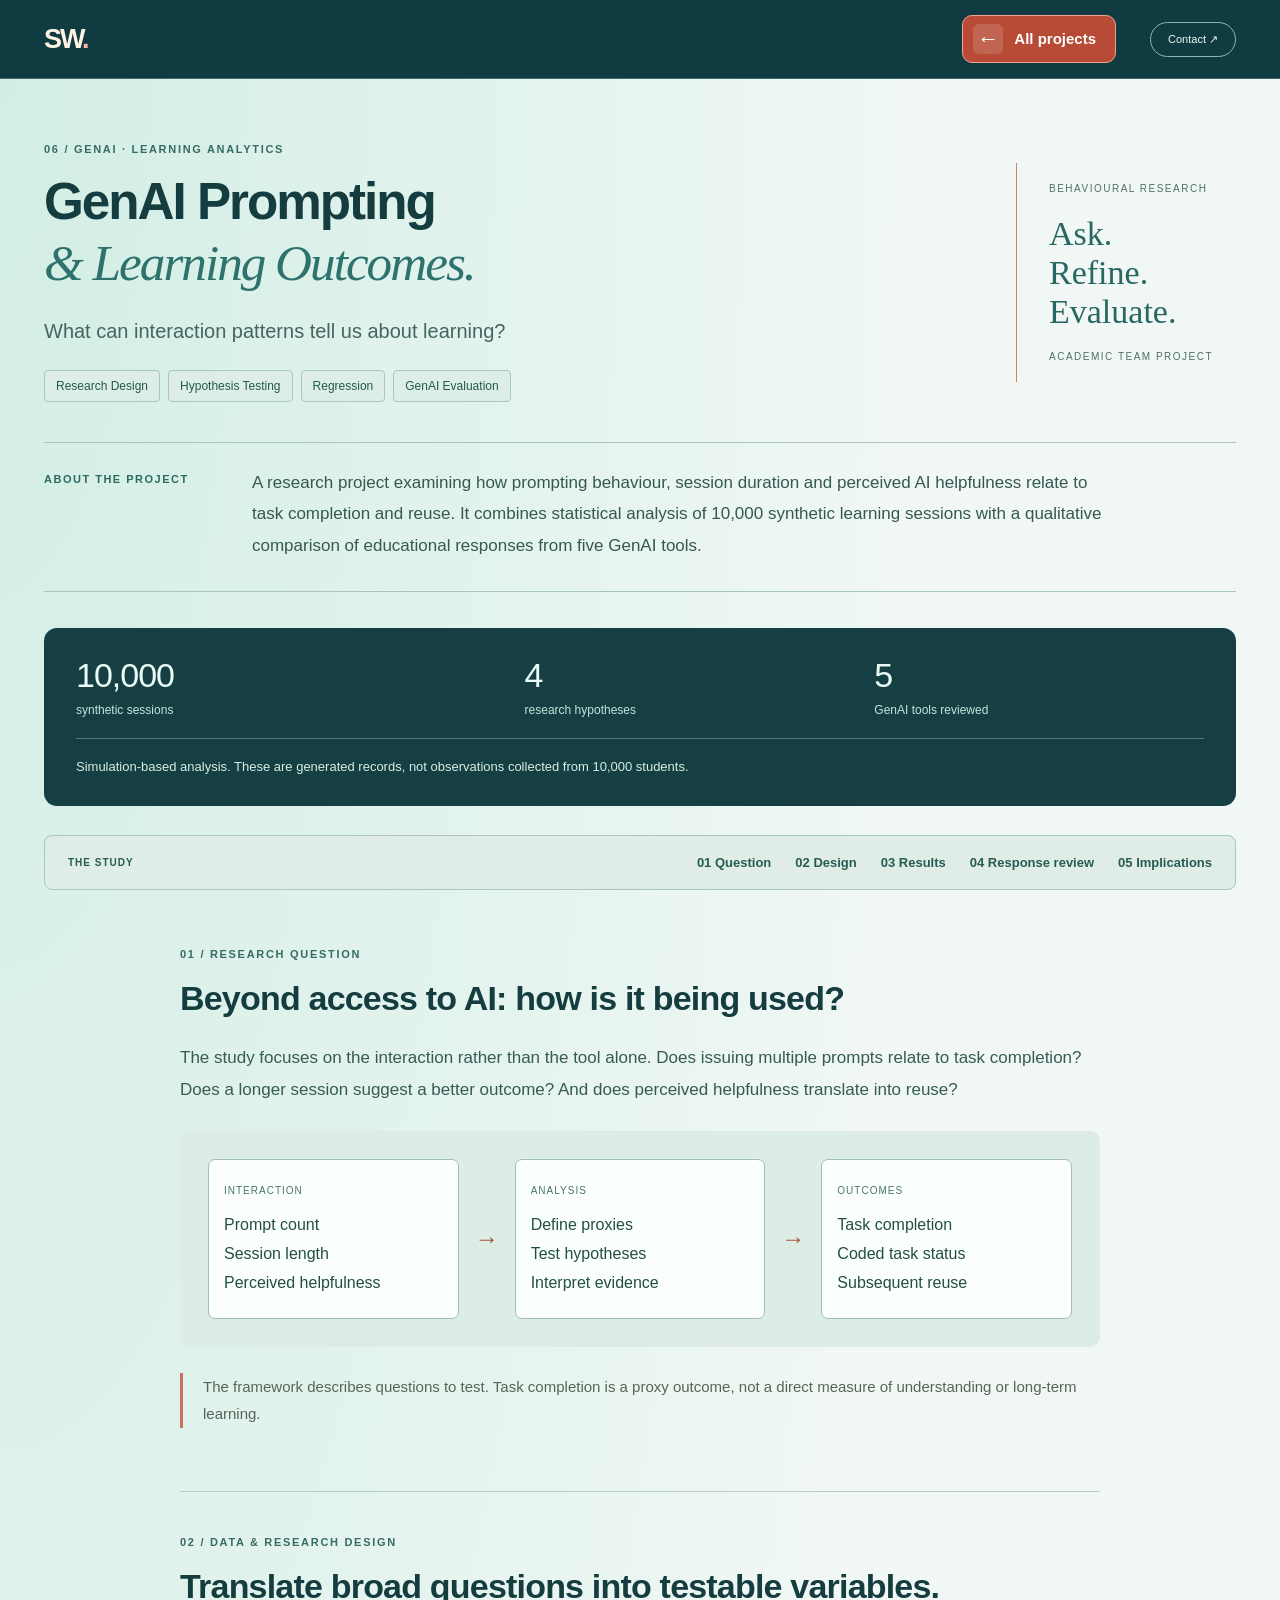
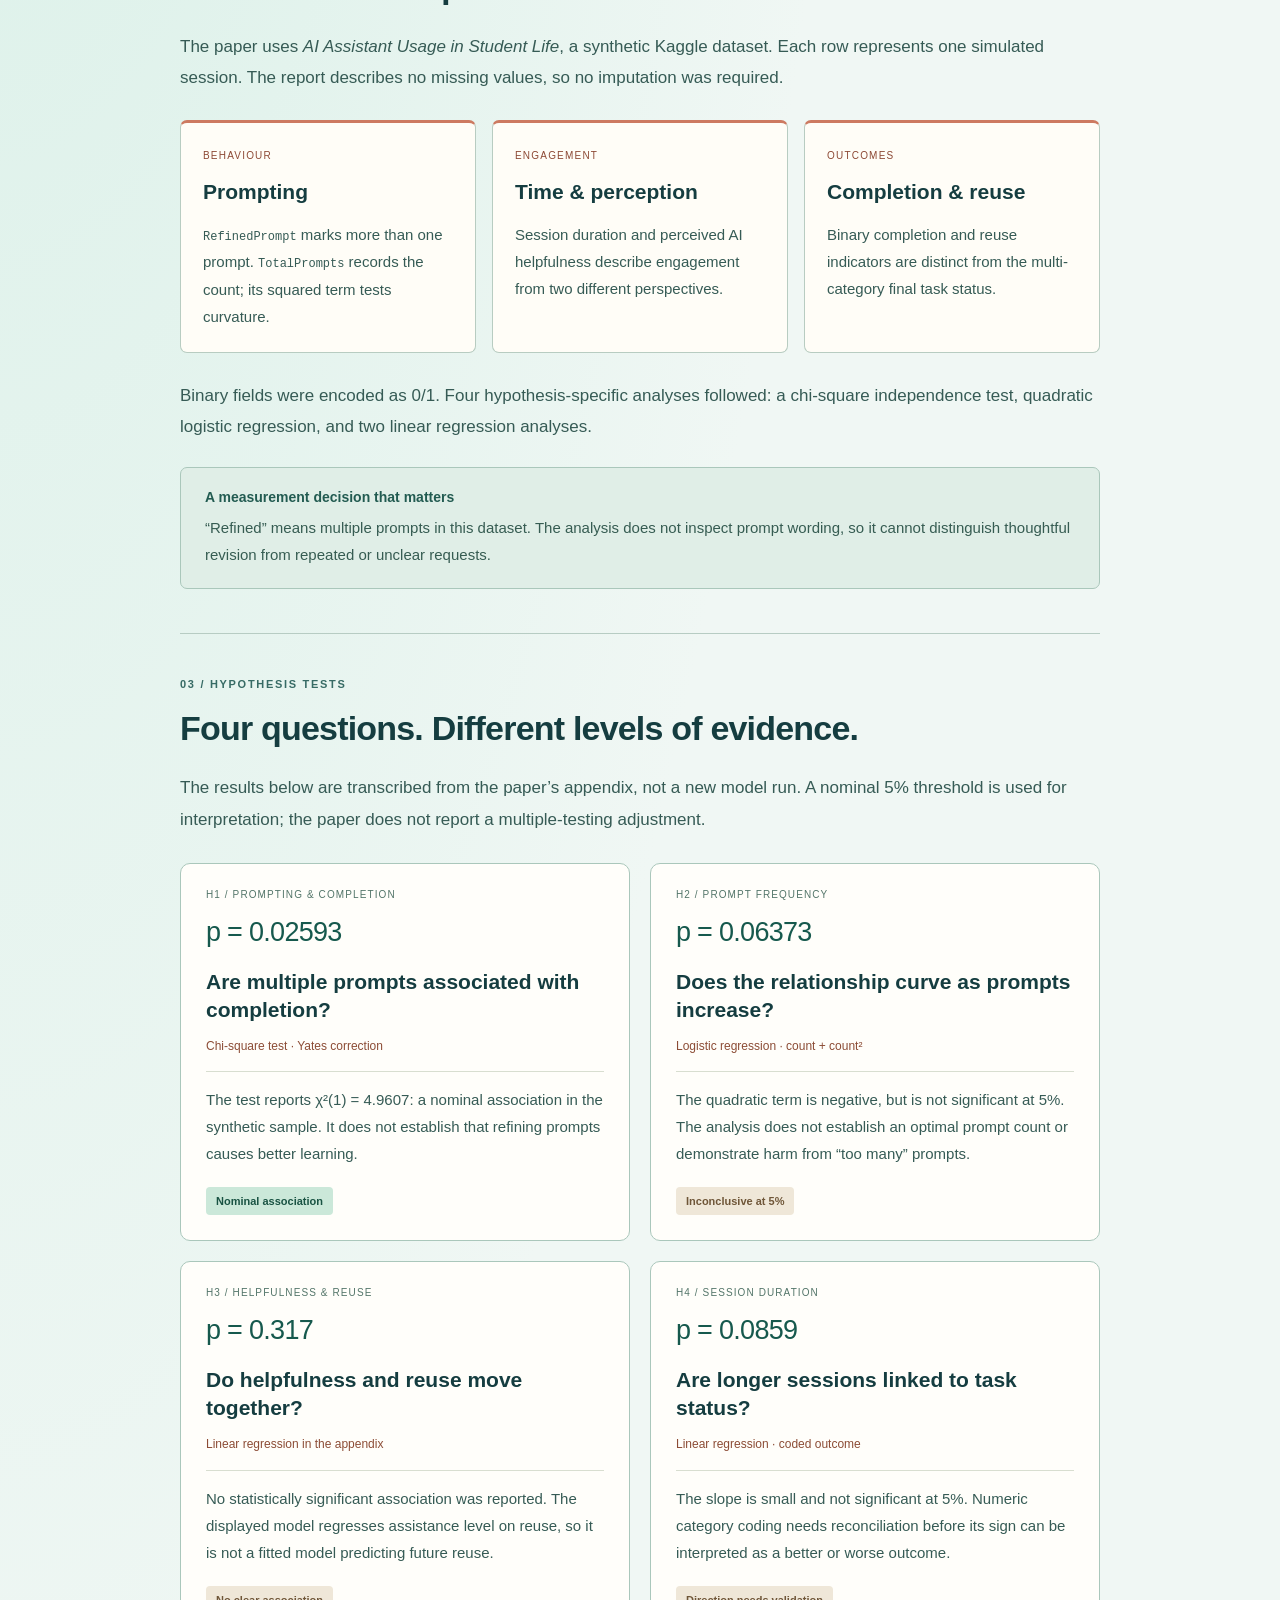
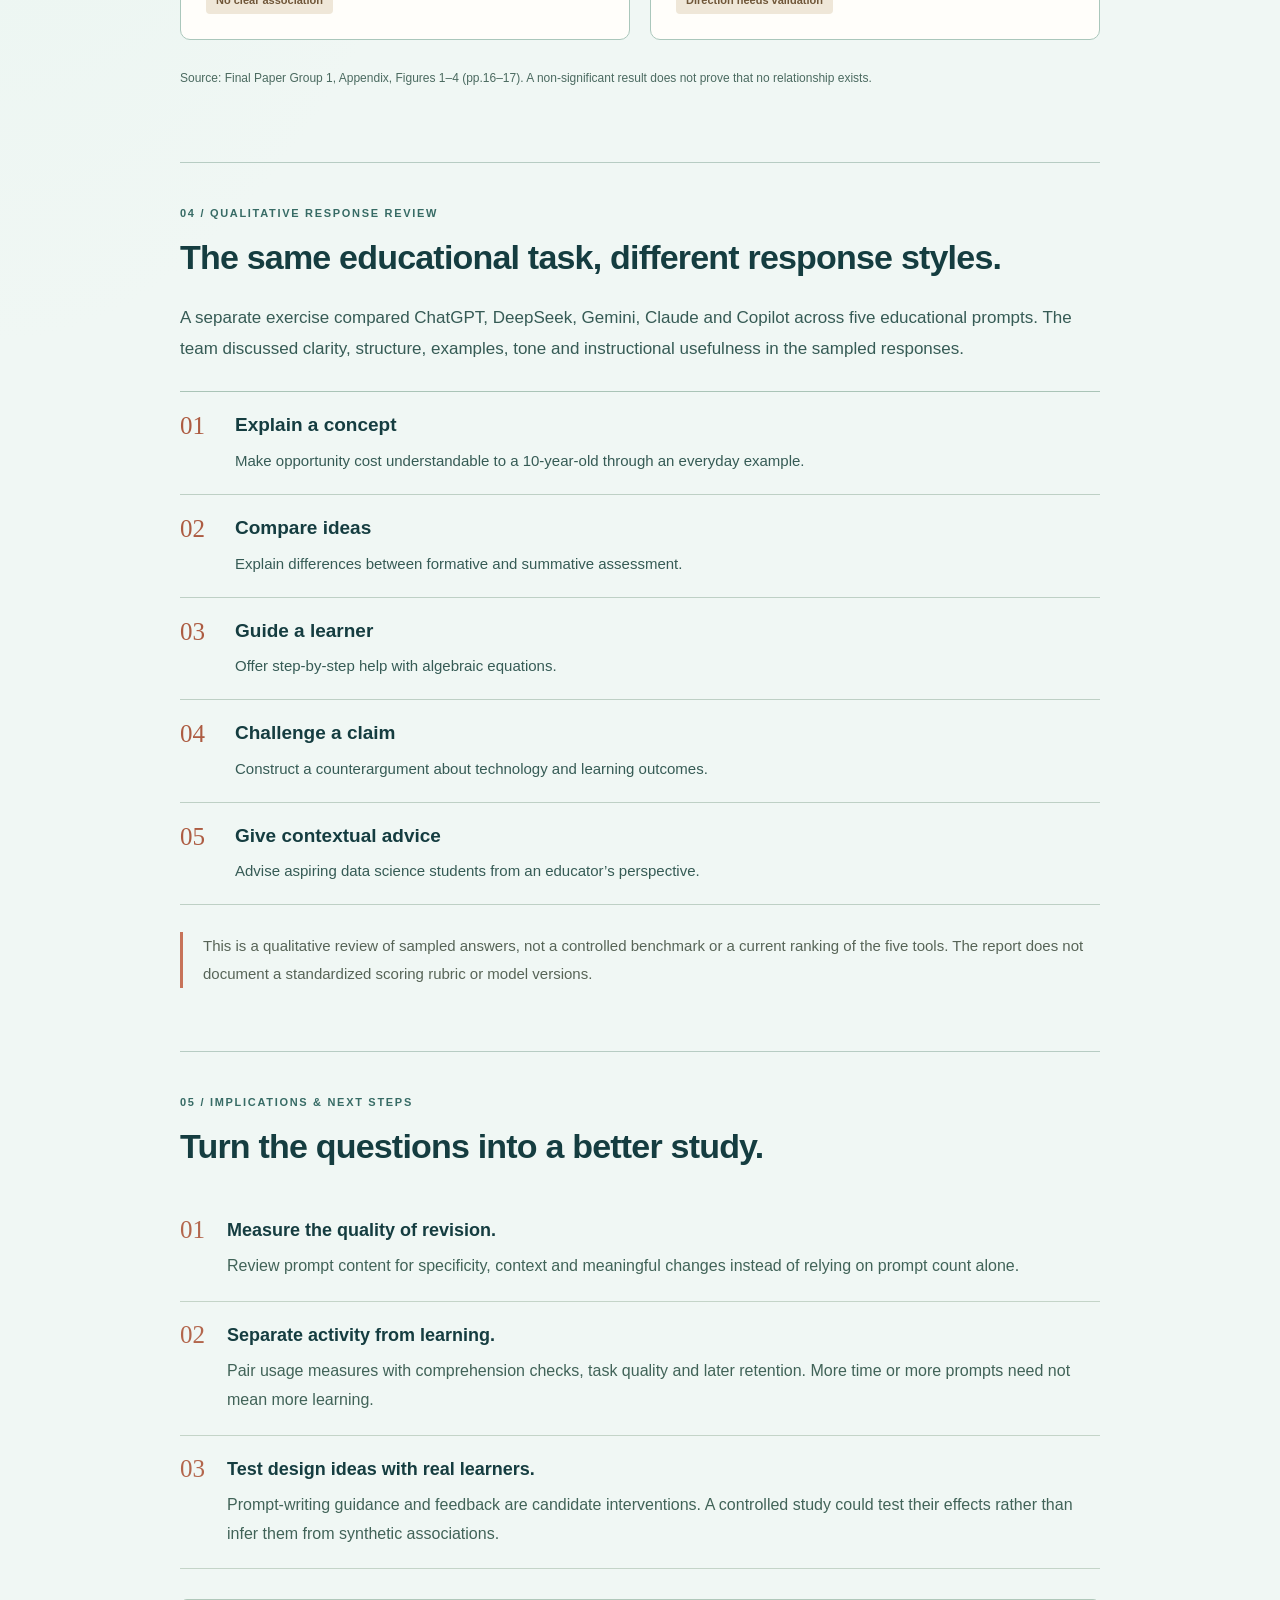
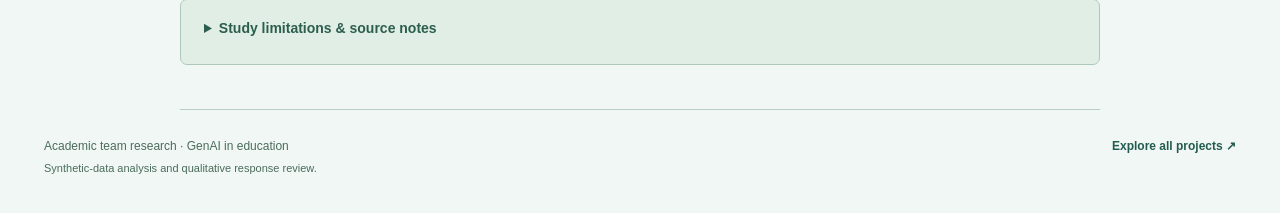
<file: genai.html>
<!doctype html>
<html lang="en"><head><meta charset="utf-8"><meta name="viewport" content="width=device-width,initial-scale=1"><title>GenAI Prompting &amp; Learning Outcomes | Suyu (Jimmy) Wang</title><meta name="description" content="A research case study of prompting behaviour, task completion and reuse in 10,000 synthetic AI-assisted learning sessions."><link rel="stylesheet" href="assets/jimmyai.css?v=nav-2"><link rel="stylesheet" href="assets/cocoa.css?v=case-2"><link rel="stylesheet" href="assets/genai.css?v=1"></head>
<body class="cocoa-case genai-case"><a class="skip" href="#main">Skip to content</a><header class="header"><nav class="wrap nav" aria-label="Main navigation"><a class="wordmark" href="index.html" aria-label="Suyu Wang home">SW<span>.</span></a><a class="back project-return" href="index.html#projects"><span aria-hidden="true">←</span> All projects</a><a class="nav-contact" href="index.html#contact">Contact ↗</a></nav></header>
<main class="wrap" id="main"><section class="cocoa-hero" aria-labelledby="title"><div><p class="eyebrow">06 / GENAI · LEARNING ANALYTICS</p><h1 id="title">GenAI Prompting<br><em>&amp; Learning Outcomes.</em></h1><p class="hero-question">What can interaction patterns tell us about learning?</p><ul class="cocoa-tags" aria-label="Project tags"><li>Research Design</li><li>Hypothesis Testing</li><li>Regression</li><li>GenAI Evaluation</li></ul></div><div class="hero-stamp"><span>BEHAVIOURAL RESEARCH</span><strong>Ask.<br>Refine.<br>Evaluate.</strong><span>ACADEMIC TEAM PROJECT</span></div></section>
<section class="project-overview" aria-labelledby="project-overview-title"><h2 id="project-overview-title">ABOUT THE PROJECT</h2><p>A research project examining how prompting behaviour, session duration and perceived AI helpfulness relate to task completion and reuse. It combines statistical analysis of 10,000 synthetic learning sessions with a qualitative comparison of educational responses from five GenAI tools.</p></section>
<div class="study-context"><strong>10,000 <span>synthetic sessions</span></strong><strong>4 <span>research hypotheses</span></strong><strong>5 <span>GenAI tools reviewed</span></strong><p>Simulation-based analysis. These are generated records, not observations collected from 10,000 students.</p></div>
<nav class="case-contents" aria-label="Case study sections"><span>THE STUDY</span><a href="#question">01 Question</a><a href="#design">02 Design</a><a href="#evidence">03 Results</a><a href="#comparison">04 Response review</a><a href="#implications">05 Implications</a></nav>
<div class="case-story"><section class="case-chapter" id="question" aria-labelledby="question-title"><p class="eyebrow">01 / RESEARCH QUESTION</p><h2 id="question-title">Beyond access to AI: how is it being used?</h2><p>The study focuses on the interaction rather than the tool alone. Does issuing multiple prompts relate to task completion? Does a longer session suggest a better outcome? And does perceived helpfulness translate into reuse?</p><div class="research-path" role="img" aria-label="Research framework: interaction behaviours are examined for associations with task completion, coded outcomes and reuse. These are hypotheses, not causal effects."><div><span>INTERACTION</span><strong>Prompt count<br>Session length<br>Perceived helpfulness</strong></div><b aria-hidden="true">→</b><div><span>ANALYSIS</span><strong>Define proxies<br>Test hypotheses<br>Interpret evidence</strong></div><b aria-hidden="true">→</b><div><span>OUTCOMES</span><strong>Task completion<br>Coded task status<br>Subsequent reuse</strong></div></div><p class="reading-note">The framework describes questions to test. Task completion is a proxy outcome, not a direct measure of understanding or long-term learning.</p></section>
<section class="case-chapter" id="design" aria-labelledby="design-title"><p class="eyebrow">02 / DATA &amp; RESEARCH DESIGN</p><h2 id="design-title">Translate broad questions into testable variables.</h2><p>The paper uses <em>AI Assistant Usage in Student Life</em>, a synthetic Kaggle dataset. Each row represents one simulated session. The report describes no missing values, so no imputation was required.</p><div class="variable-grid"><article><span>BEHAVIOUR</span><h3>Prompting</h3><p><code>RefinedPrompt</code> marks more than one prompt. <code>TotalPrompts</code> records the count; its squared term tests curvature.</p></article><article><span>ENGAGEMENT</span><h3>Time &amp; perception</h3><p>Session duration and perceived AI helpfulness describe engagement from two different perspectives.</p></article><article><span>OUTCOMES</span><h3>Completion &amp; reuse</h3><p>Binary completion and reuse indicators are distinct from the multi-category final task status.</p></article></div><p>Binary fields were encoded as 0/1. Four hypothesis-specific analyses followed: a chi-square independence test, quadratic logistic regression, and two linear regression analyses.</p><div class="chapter-note"><strong>A measurement decision that matters</strong><p>“Refined” means multiple prompts in this dataset. The analysis does not inspect prompt wording, so it cannot distinguish thoughtful revision from repeated or unclear requests.</p></div></section>
<section class="case-chapter" id="evidence" aria-labelledby="evidence-title"><p class="eyebrow">03 / HYPOTHESIS TESTS</p><h2 id="evidence-title">Four questions. Different levels of evidence.</h2><p>The results below are transcribed from the paper’s appendix, not a new model run. A nominal 5% threshold is used for interpretation; the paper does not report a multiple-testing adjustment.</p><div class="hypothesis-grid"><article class="hypothesis"><div class="hypothesis-top"><span>H1 / PROMPTING &amp; COMPLETION</span><b>p = 0.02593</b></div><h3>Are multiple prompts associated with completion?</h3><p class="method-label">Chi-square test · Yates correction</p><p>The test reports χ²(1) = 4.9607: a nominal association in the synthetic sample. It does not establish that refining prompts causes better learning.</p><span class="result-status">Nominal association</span></article><article class="hypothesis"><div class="hypothesis-top"><span>H2 / PROMPT FREQUENCY</span><b>p = 0.06373</b></div><h3>Does the relationship curve as prompts increase?</h3><p class="method-label">Logistic regression · count + count²</p><p>The quadratic term is negative, but is not significant at 5%. The analysis does not establish an optimal prompt count or demonstrate harm from “too many” prompts.</p><span class="result-status neutral">Inconclusive at 5%</span></article><article class="hypothesis"><div class="hypothesis-top"><span>H3 / HELPFULNESS &amp; REUSE</span><b>p = 0.317</b></div><h3>Do helpfulness and reuse move together?</h3><p class="method-label">Linear regression in the appendix</p><p>No statistically significant association was reported. The displayed model regresses assistance level on reuse, so it is not a fitted model predicting future reuse.</p><span class="result-status neutral">No clear association</span></article><article class="hypothesis"><div class="hypothesis-top"><span>H4 / SESSION DURATION</span><b>p = 0.0859</b></div><h3>Are longer sessions linked to task status?</h3><p class="method-label">Linear regression · coded outcome</p><p>The slope is small and not significant at 5%. Numeric category coding needs reconciliation before its sign can be interpreted as a better or worse outcome.</p><span class="result-status neutral">Direction needs validation</span></article></div><p class="table-note">Source: Final Paper Group 1, Appendix, Figures 1–4 (pp.16–17). A non-significant result does not prove that no relationship exists.</p></section>
<section class="case-chapter" id="comparison" aria-labelledby="comparison-title"><p class="eyebrow">04 / QUALITATIVE RESPONSE REVIEW</p><h2 id="comparison-title">The same educational task, different response styles.</h2><p>A separate exercise compared ChatGPT, DeepSeek, Gemini, Claude and Copilot across five educational prompts. The team discussed clarity, structure, examples, tone and instructional usefulness in the sampled responses.</p><div class="prompt-list"><article><span>01</span><div><h3>Explain a concept</h3><p>Make opportunity cost understandable to a 10-year-old through an everyday example.</p></div></article><article><span>02</span><div><h3>Compare ideas</h3><p>Explain differences between formative and summative assessment.</p></div></article><article><span>03</span><div><h3>Guide a learner</h3><p>Offer step-by-step help with algebraic equations.</p></div></article><article><span>04</span><div><h3>Challenge a claim</h3><p>Construct a counterargument about technology and learning outcomes.</p></div></article><article><span>05</span><div><h3>Give contextual advice</h3><p>Advise aspiring data science students from an educator’s perspective.</p></div></article></div><p class="reading-note">This is a qualitative review of sampled answers, not a controlled benchmark or a current ranking of the five tools. The report does not document a standardized scoring rubric or model versions.</p></section>
<section class="case-chapter" id="implications" aria-labelledby="implications-title"><p class="eyebrow">05 / IMPLICATIONS &amp; NEXT STEPS</p><h2 id="implications-title">Turn the questions into a better study.</h2><ol class="conclusion-list"><li><strong>Measure the quality of revision.</strong><p>Review prompt content for specificity, context and meaningful changes instead of relying on prompt count alone.</p></li><li><strong>Separate activity from learning.</strong><p>Pair usage measures with comprehension checks, task quality and later retention. More time or more prompts need not mean more learning.</p></li><li><strong>Test design ideas with real learners.</strong><p>Prompt-writing guidance and feedback are candidate interventions. A controlled study could test their effects rather than infer them from synthetic associations.</p></li></ol><details class="method-disclosure"><summary>Study limitations &amp; source notes</summary><p>Source: <em>How Prompt Engineering Shapes Learning Outcomes in GenAI-based Education</em>, Final Paper Group 1. This portfolio page summarizes the academic team report and reconciles its narrative with visible appendix outputs.</p><p>Synthetic data cannot validate effects in real learners. Prior ability and task difficulty were not controlled. H1 reports no contingency counts or effect size, and its p-value is unadjusted across four exploratory hypotheses.</p><p>The appendix’s H2 quadratic coefficient is −0.0009488, differing from the rounded value in the narrative. H3 shows <code>AI_AssistanceLevel ~ UsedAgain</code>, whereas the narrative describes predicting reuse from satisfaction. H4 applies linear regression to a coded category; its plot uses 1–4 while the methods describe 0–3. The ordering and appropriate categorical model need review.</p><p>No data or executable analysis was supplied with the paper, so these results have not been independently reproduced. Suggested product and teaching changes remain proposals, not demonstrated outcomes.</p></details></section></div>
<footer class="cocoa-footer"><p>Academic team research · GenAI in education<br><span>Synthetic-data analysis and qualitative response review.</span></p><a href="index.html#projects">Explore all projects ↗</a></footer></main></body></html>
</file>
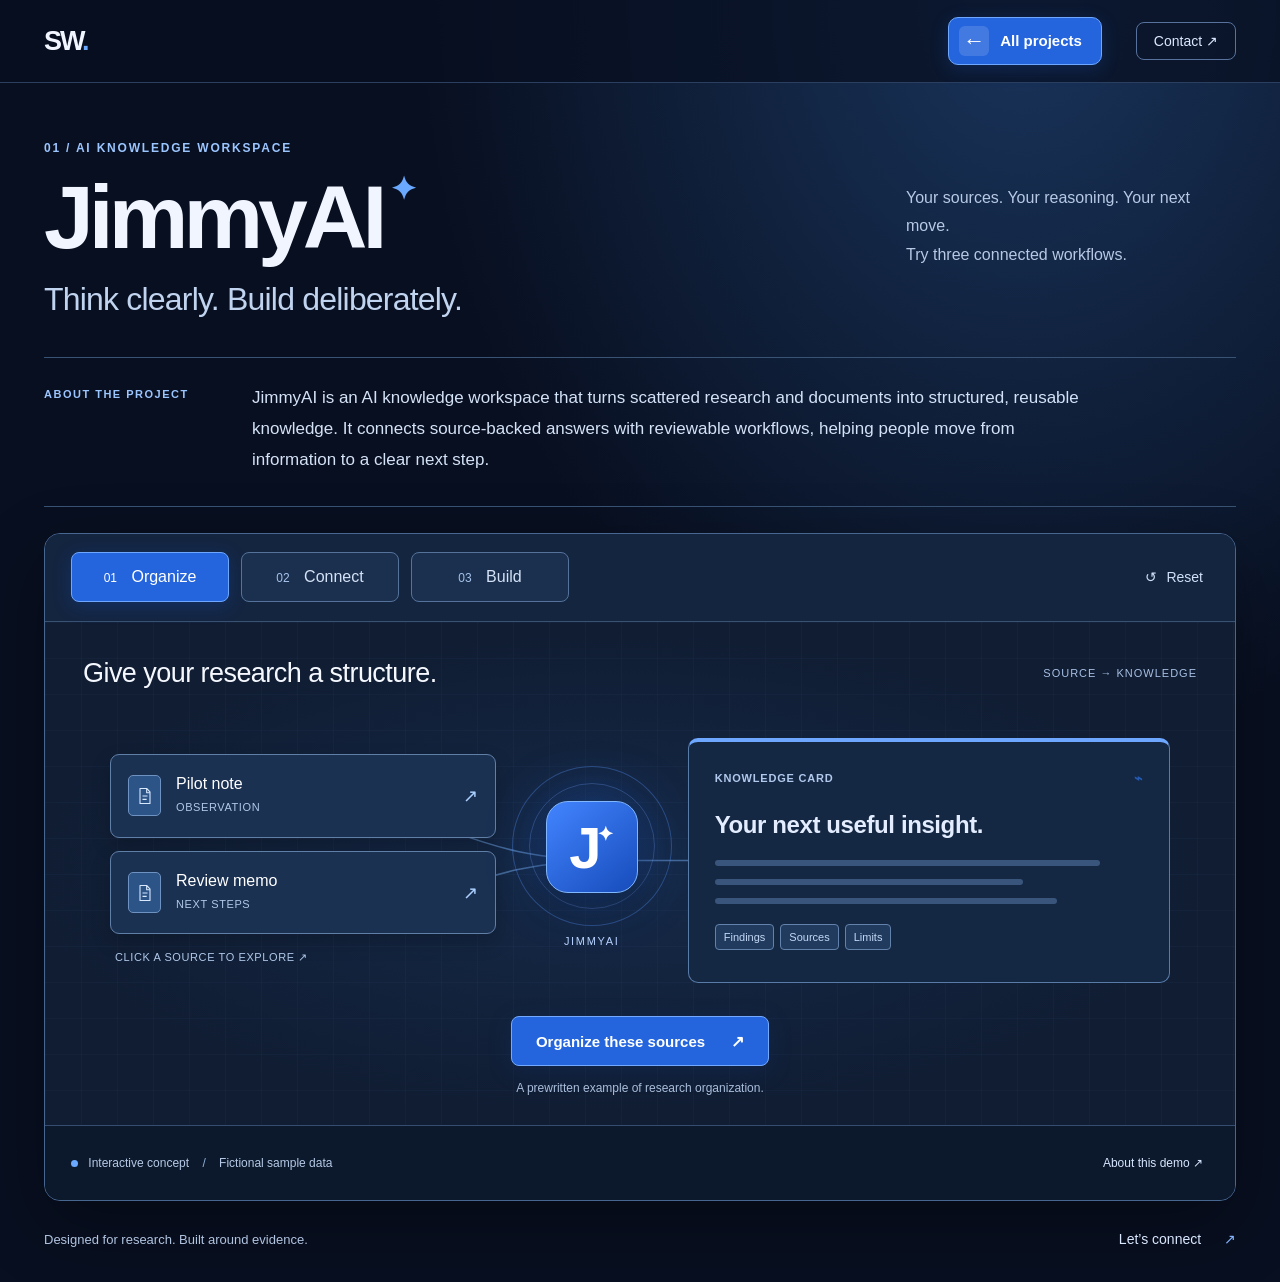
<file: jimmyai.html>
<!doctype html>
<html lang="en">
<head>
  <meta charset="utf-8"><meta name="viewport" content="width=device-width, initial-scale=1">
  <meta name="description" content="An interactive look at JimmyAI: organize research, connect evidence and build reviewable workflows.">
  <title>JimmyAI — Interactive Project | Suyu (Jimmy) Wang</title>
  <link rel="stylesheet" href="assets/jimmyai.css?v=nav-2"><script src="assets/jimmyai.js" defer></script>
</head>
<body class="jimmy-workspace">
  <a class="skip" href="#main">Skip to content</a>
  <header class="header"><nav class="wrap nav" aria-label="Main navigation"><a class="wordmark" href="index.html" aria-label="Suyu Wang home">SW<span>.</span></a><a class="back project-return" href="index.html#projects"><span aria-hidden="true">←</span> All projects</a><a class="nav-contact" href="index.html#contact">Contact ↗</a></nav></header>
  <main id="main" class="wrap">
    <section class="hero" aria-labelledby="title"><div><p class="eyebrow">01 / AI KNOWLEDGE WORKSPACE</p><h1 id="title">JimmyAI<span>✦</span><em>Think clearly. Build deliberately.</em></h1></div><p class="intro">Your sources. Your reasoning. Your next move. <br>Try three connected workflows.</p></section>
<section class="project-overview" aria-labelledby="project-overview-title"><h2 id="project-overview-title">ABOUT THE PROJECT</h2><p>JimmyAI is an AI knowledge workspace that turns scattered research and documents into structured, reusable knowledge. It connects source-backed answers with reviewable workflows, helping people move from information to a clear next step.</p></section>
    <section class="explorer" aria-label="Interactive JimmyAI demo">
      <div class="explorer-bar"><nav class="scenes" aria-label="Demo scenarios"><button type="button" class="scene active" data-scene="research" aria-pressed="true"><span>01</span> Organize</button><button type="button" class="scene" data-scene="knowledge" aria-pressed="false"><span>02</span> Connect</button><button type="button" class="scene" data-scene="workflow" aria-pressed="false"><span>03</span> Build</button></nav><button type="button" id="reset" class="reset" aria-label="Reset demo">↺ <span>Reset</span></button></div>
      <div id="scene-content"></div><p id="announcement" class="sr-only" role="status" aria-live="polite"></p>
      <div class="explorer-bottom"><span><i class="status-dot"></i> Interactive concept <span class="divider">/</span> Fictional sample data</span><button type="button" id="about-demo">About this demo ↗</button></div>
      <noscript><p class="noscript">Enable JavaScript to explore the three sample workflows. This is a fictional, prewritten demonstration.</p></noscript>
    </section>
    <footer class="page-footer"><span>Designed for research. Built around evidence.</span><a href="index.html#contact">Let’s connect <span aria-hidden="true">↗</span></a></footer>
  </main>
  <dialog id="source-dialog" aria-labelledby="source-title"><div class="dialog-top"><span class="eyebrow" id="dialog-label">SAMPLE SOURCE</span><button type="button" id="close-source" aria-label="Close details">Close ×</button></div><h2 id="source-title"></h2><p id="source-meta"></p><blockquote id="source-excerpt"></blockquote><p class="dialog-note">Illustrative portfolio content. No live AI or private knowledge access.</p></dialog>
</body>
</html>
</file>
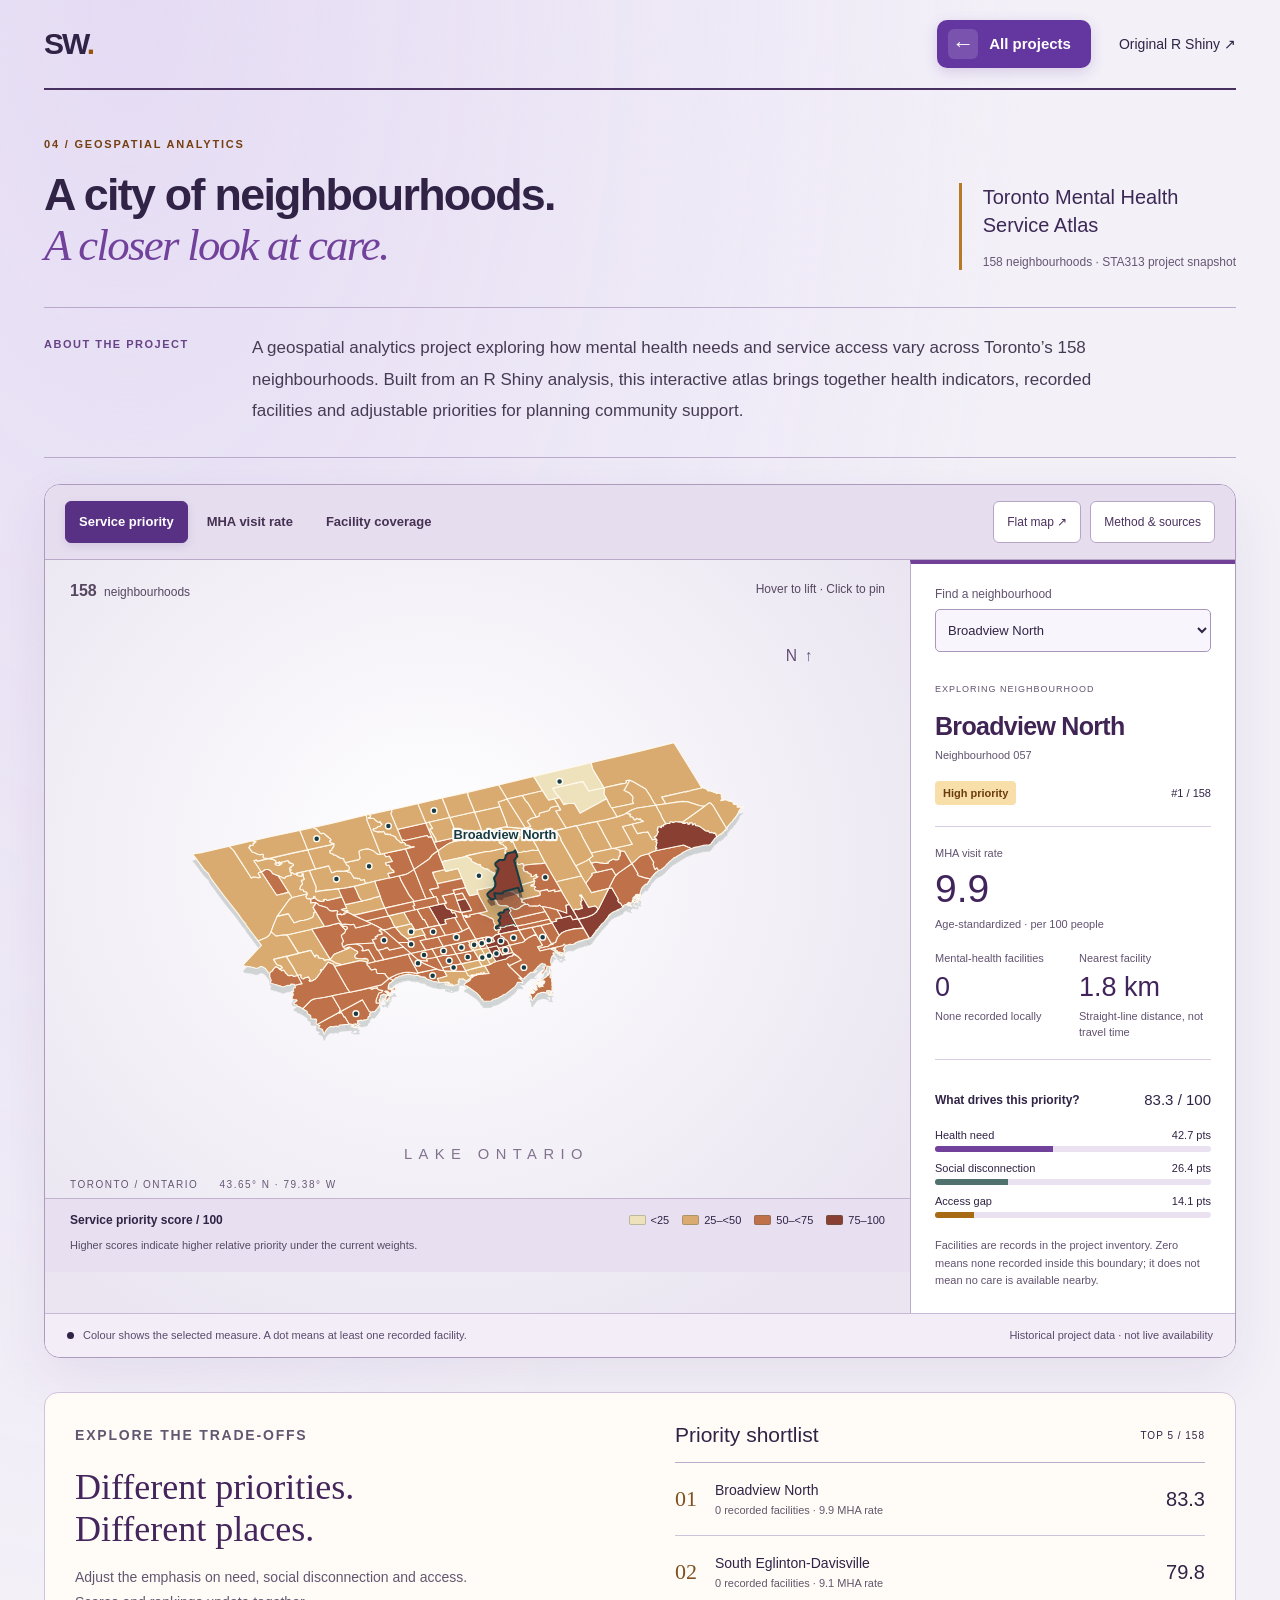
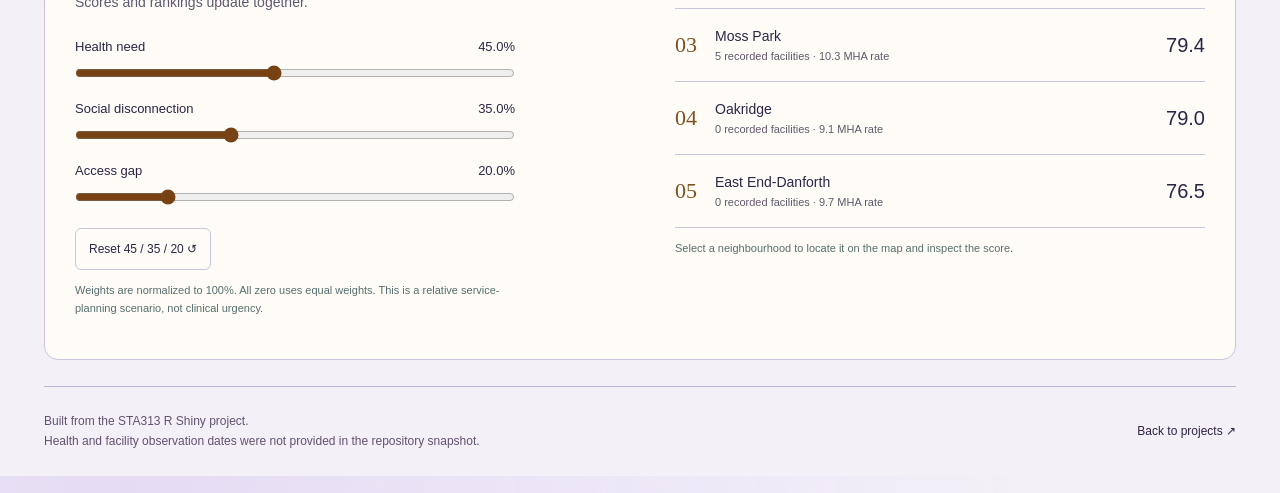
<file: mental-health-map.html>
<!doctype html>
<html lang="en"><head><meta charset="utf-8"><meta name="viewport" content="width=device-width,initial-scale=1"><title>Toronto Mental Health Service Atlas | Suyu (Jimmy) Wang</title><meta name="description" content="Explore mental health indicators, facility coverage and service priorities across 158 Toronto neighbourhoods."><link rel="stylesheet" href="assets/toronto-map.css?v=nav-2"><script src="assets/toronto-map.js" defer></script></head>
<body><a class="skip" href="#atlas">Skip to map</a><header><a class="wordmark" href="index.html" aria-label="Suyu Wang home">SW<span>.</span></a><a class="project-return" href="index.html#projects"><span aria-hidden="true">←</span> All projects</a><a href="https://suyuwang.shinyapps.io/STA313Group22/" target="_blank" rel="noopener noreferrer">Original R Shiny ↗</a></header>
<main><section class="intro"><div><p class="eyebrow">04 / GEOSPATIAL ANALYTICS</p><h1>A city of neighbourhoods.<br><em>A closer look at care.</em></h1></div><div class="intro-note"><p>Toronto Mental Health <br><strong>Service Atlas</strong></p><span>158 neighbourhoods · STA313 project snapshot</span></div></section>
<section class="project-overview" aria-labelledby="project-overview-title"><h2 id="project-overview-title">ABOUT THE PROJECT</h2><p>A geospatial analytics project exploring how mental health needs and service access vary across Toronto’s 158 neighbourhoods. Built from an R Shiny analysis, this interactive atlas brings together health indicators, recorded facilities and adjustable priorities for planning community support.</p></section>
<section class="atlas" id="atlas" aria-label="Toronto neighbourhood atlas"><div class="toolbar"><div class="layers" aria-label="Map colour layer"><button class="active" data-layer="priority" aria-pressed="true">Service priority</button><button data-layer="rate" aria-pressed="false">MHA visit rate</button><button data-layer="facilities" aria-pressed="false">Facility coverage</button></div><button id="view-toggle" aria-pressed="false">Flat map ↗</button><button id="methods-open">Method & sources</button></div>
<div class="atlas-grid"><div class="map-column"><div class="map-topline"><span><b id="visible-count">158</b> neighbourhoods</span><span id="map-hint">Hover to lift · Click to pin</span></div><div class="map-stage"><svg id="map" viewBox="0 0 940 650" role="group" aria-label="Toronto neighbourhoods. Use the neighbourhood selector for keyboard access."><defs><filter id="lift-shadow" x="-100%" y="-100%" width="300%" height="300%"><feDropShadow dx="0" dy="16" stdDeviation="9" flood-color="#183b43" flood-opacity=".3"/></filter></defs><text x="805" y="66" class="compass">N ↑</text><text x="390" y="608" class="lake">LAKE ONTARIO</text><g id="map-depth" aria-hidden="true"></g><g id="map-shapes"></g><g id="map-dots" aria-hidden="true"></g><g id="lifted" aria-hidden="true" pointer-events="none"></g></svg><div id="load-state" role="status">Loading neighbourhoods…</div><div class="map-caption">TORONTO / ONTARIO <span>43.65° N · 79.38° W</span></div></div><div class="legend"><span id="legend-label">Relative service priority</span><div id="legend-steps"></div><p id="legend-note">Higher scores indicate higher relative planning priority.</p></div></div>
<aside class="detail"><div class="select-row"><label for="neighbourhood">Find a neighbourhood</label><select id="neighbourhood"><option value="">Select a neighbourhood</option></select></div><div class="selection-state"><span id="selection-mode">SELECTED NEIGHBOURHOOD</span><button id="unpin" hidden>Unpin ×</button></div><h2 id="hood-name">Explore Toronto</h2><p id="hood-id" class="muted">Choose an area on the map.</p><div id="detail-content" hidden><div class="priority-head"><span id="priority-badge"></span><span id="rank-label"></span></div><div class="metrics"><div><span>MHA visit rate</span><strong id="rate-value"></strong><small>Age-standardized · per 100 people</small></div><div><span>Mental-health facilities</span><strong id="facility-value"></strong><small id="facility-status"></small></div><div><span>Nearest facility</span><strong id="distance-value"></strong><small>Straight-line distance, not travel time</small></div></div><div class="score-head"><h3>What drives this priority?</h3><strong id="score-total"></strong></div><div id="score-bars"></div><p class="detail-note">Facilities are records in the project inventory. Zero means none recorded inside this boundary; it does not mean no care is available nearby.</p></div></aside></div>
<div class="atlas-bottom"><span><i></i> Colour shows the selected measure. A dot means at least one recorded facility.</span><span>Historical project data · not live availability</span></div></section>
<section class="planning"><div><p class="eyebrow">EXPLORE THE TRADE-OFFS</p><h2>Different priorities.<br>Different places.</h2><p>Adjust the emphasis on need, social disconnection and access. Scores and rankings update together.</p><div class="weights"><label for="w-need">Health need <output id="v-need">45%</output></label><input id="w-need" type="range" min="0" max="100" step="5" value="45"><label for="w-disconnection">Social disconnection <output id="v-disconnection">35%</output></label><input id="w-disconnection" type="range" min="0" max="100" step="5" value="35"><label for="w-access">Access gap <output id="v-access">20%</output></label><input id="w-access" type="range" min="0" max="100" step="5" value="20"><button id="reset-weights">Reset 45 / 35 / 20 ↺</button></div><p class="small">Weights are normalized to 100%. All zero uses equal weights. This is a relative service-planning scenario, not clinical urgency.</p></div><div class="ranking"><div class="ranking-head"><h3>Priority shortlist</h3><span>TOP 5 / 158</span></div><ol id="ranking"></ol><p class="small">Select a neighbourhood to locate it on the map and inspect the score.</p></div></section>
<footer><p>Built from the STA313 R Shiny project.<br>Health and facility observation dates were not provided in the repository snapshot.</p><a href="index.html#projects">Back to projects ↗</a></footer></main>
<dialog id="methods"><div class="dialog-head"><p class="eyebrow">METHOD & SOURCES</p><button id="methods-close" aria-label="Close method and sources">Close ×</button></div><h2>Make the score explainable.</h2><p>Each component is expressed on a 0–1 percentile scale across all 158 neighbourhoods. The displayed total is scaled to 0–100.</p><dl><dt>Health need</dt><dd>Percentile rank of the project’s age-standardized mental health and addiction (MHA) visit rate.</dd><dt>Social disconnection</dt><dd>Mean percentile rank of people living alone and the low-income measure.</dd><dt>Access gap</dt><dd>Mean of nearest-facility distance percentile and the inverse facility-count percentile. Distance starts at a representative point inside each neighbourhood, using the original R project’s EPSG:3978 projection.</dd></dl><p><strong>Default score:</strong> 45% need + 35% disconnection + 20% access gap. A higher score signals greater relative priority under those weights, not a medical risk diagnosis. Priority colour bands: &lt;25, 25–&lt;50, 50–&lt;75, 75–100. Ties use the minimum percentile rank; ranking ties use the higher visit rate.</p><p><strong>Limits:</strong> Descriptive, cross-sectional project data. Reference dates for health and facility records were not supplied. Inventory counts do not measure capacity, appointment availability or waiting times. Straight-line distance is not transit access. The map uses simplified 2022 neighbourhood boundaries; tilt and lift are presentation effects. Use Flat map for geographic comparison.</p><p><strong>Provenance:</strong> The supplied STA313 files integrate OCHPP health profiles, City of Toronto boundaries, and Statistics Canada’s Open Database of Healthcare Facilities. Facility classifications and aggregated counts are retained from that project. No live data refresh is claimed.</p><ul id="sources"></ul><p class="small">Contains information licensed under the Open Government Licence – Toronto. Adapted boundaries; no official endorsement.</p></dialog><p class="sr-only" id="announcement" role="status" aria-live="polite"></p></body></html>
</file>
<file: assets/site.css>
:root{--navy:#12293f;--ink:#1b354b;--muted:#64747f;--blue:#32617b;--line:#d8e0e4;--paper:#f3f5f4;--accent:#caf28b}*{box-sizing:border-box}html{scroll-behavior:smooth;scroll-padding-top:90px}body{margin:0;background:var(--paper);color:var(--ink);font-family:Arial,Helvetica,sans-serif;-webkit-font-smoothing:antialiased}::selection{background:var(--accent);color:var(--navy)}a{color:inherit;text-decoration:none}a:focus-visible{outline:3px solid #83aa45;outline-offset:6px}a:hover{color:var(--blue)}.container{width:min(1200px,calc(100% - 96px));margin:auto}.site-header{position:sticky;top:0;background:#f3f5f4f2;backdrop-filter:blur(16px);z-index:5;border-bottom:1px solid #142d4e12}.navigation{height:86px;display:flex;align-items:center;justify-content:space-between}.wordmark{font-size:28px;font-weight:800;letter-spacing:-2px;color:var(--navy)}.wordmark span{color:#719152}.nav-links{display:flex;align-items:center;gap:36px;font-size:12px;font-weight:600}.nav-links a:last-child{border:1px solid #b7c1c8;border-radius:30px;padding:11px 20px}.skip-link{position:fixed;top:-80px;left:16px;padding:12px;background:#fff;z-index:20}.skip-link:focus{top:12px}.hero{position:relative;overflow:hidden;background:radial-gradient(ellipse at 100% 60%,#dce7eab3,transparent 55%),var(--paper)}.hero:after{content:"";position:absolute;top:0;bottom:0;left:50%;width:1px;background:#1b354b08;pointer-events:none}.hero-grid{min-height:745px;display:grid;grid-template-columns:1.12fr 1fr;align-items:center;gap:85px;padding-top:56px;padding-bottom:72px;position:relative}.hello{font-size:9px;letter-spacing:1.5px;font-weight:600;display:flex;align-items:center;gap:10px;color:#526575;margin:0 0 25px}.status-dot{width:6px;height:6px;background:#588148;border-radius:50%;box-shadow:0 0 0 4px #dce7d9}h1{font-size:clamp(65px,6.3vw,91px);font-weight:600;line-height:.98;letter-spacing:-5px;color:var(--navy);margin:0}.nickname{font-weight:400;font-size:.52em;letter-spacing:-2px;vertical-align:middle}.period{color:#659066}.profession{font-size:33px;font-weight:400;line-height:1.18;letter-spacing:-1px;color:var(--navy);margin:30px 0 20px}em{font-family:Georgia,'Times New Roman',serif;font-weight:400}.profession em{color:#4b6e7e}.hero-description{font-size:14px;line-height:1.8;color:var(--muted);margin:0}.hero-actions{display:flex;align-items:center;gap:28px;margin-top:28px}.button{padding:17px 24px;border-radius:3px;font-size:12px;font-weight:600}.primary{color:#fff;background:var(--navy);display:inline-flex;gap:37px;align-items:center;box-shadow:0 5px 12px #12293f10}.primary:hover{background:#294c64;color:#fff}.secondary-link{font-size:12px;display:flex;gap:20px;align-items:center}.portrait{margin:0;position:relative;padding:15px 15px 0;border:1px solid #b6c5cd;border-radius:160px 160px 4px 4px;z-index:1}.portrait-frame{overflow:hidden;border-radius:148px 148px 2px 2px;background:#bac3c8}.portrait img{display:block;width:100%;height:465px;object-fit:cover;object-position:50% 40%;filter:saturate(.7);transition:filter .4s}.portrait:hover img{filter:saturate(1)}.portrait figcaption{display:flex;justify-content:space-between;gap:10px;font-size:8px;letter-spacing:1px;padding:19px 0;color:#4e6373}.portrait figcaption span:last-child{letter-spacing:0}.portrait-label{position:absolute;bottom:85px;left:-46px;padding:20px 23px;background:var(--accent);color:var(--navy);box-shadow:0 12px 26px #12293f13;transform:rotate(-5deg);min-width:170px}.portrait-label>span{font-size:7px;letter-spacing:1.5px}.portrait-label strong{font-size:24px;font-weight:500;line-height:1.12;display:block;margin-top:11px;letter-spacing:-.8px}.portrait-label strong span{position:absolute;right:18px;bottom:19px;font-size:24px}.capability-strip{border-top:1px solid var(--line);border-bottom:1px solid var(--line);background:#e8eeeb}.capability-strip .container{display:flex;align-items:center;justify-content:space-between;gap:25px;min-height:76px}.capability-strip span{display:flex;gap:22px;font-size:10px;color:#82958c}.capability-strip strong{font-size:12px;font-weight:400;color:#3b5049}.capability-strip i{font-size:19px;font-style:normal;color:#879e88}.section{padding:105px 0}h2{font-size:42px;line-height:1.2;letter-spacing:-1.4px;color:var(--navy);margin:0}h2 em{color:#647d84}p{line-height:1.7}.eyebrow{font-size:9px;letter-spacing:2px;font-weight:500;text-transform:uppercase;color:var(--blue);margin:0 0 26px}.about-grid{display:grid;grid-template-columns:0.55fr 1.45fr;gap:90px}.about-copy p{font-size:14px;color:var(--muted);margin:0 0 18px}.about-copy p:first-child{color:var(--ink);font-size:19px;line-height:1.65}.skills{display:flex;gap:8px;flex-wrap:wrap;margin-top:27px}.skills span{font-size:10px;color:#48616a;border:1px solid #cbd7da;border-radius:2px;padding:8px 10px}.projects{background:#102438;color:#c3d0da;position:relative;overflow:hidden}.projects:before{content:"";position:absolute;inset:0;background-image:linear-gradient(#bdccda04 1px,transparent 1px),linear-gradient(90deg,#bdccda04 1px,transparent 1px);background-size:62px 62px;pointer-events:none}.projects>.container{position:relative}.projects .eyebrow{color:#aac98e}.projects h2{color:#f1f5f6;font-size:51px}.projects h2 em{color:#bfdaab}.section-heading{display:flex;align-items:end;justify-content:space-between;gap:32px;margin-bottom:50px}.section-heading>p{font-size:12px;color:#9caebd;margin:0 0 4px;line-height:1.8}.project-grid{display:grid;grid-template-columns:repeat(2,minmax(0,1fr));gap:24px}.project-card{background:#193044;border:1px solid #49607366;border-radius:9px;overflow:hidden;display:flex;flex-direction:column;box-shadow:0 20px 30px #06152225;transition:transform .25s,box-shadow .25s,border-color .25s}.project-card:hover{transform:translateY(-7px);box-shadow:0 26px 35px #06152250;border-color:#a7c89099}.project-art{aspect-ratio:600/390;overflow:hidden;background:#e9eef5;border-bottom:1px solid #4f6577}.project-art svg{display:block;width:100%;height:100%;font-family:Arial,Helvetica,sans-serif;transition:transform .6s}.project-card:hover .project-art svg{transform:scale(1.035)}.card-content{padding:27px;display:flex;flex:1;flex-direction:column}.project-category{font-size:8px;color:#a9c89e;font-weight:500;text-transform:uppercase;margin:0 0 15px;letter-spacing:1px}h3{font-size:26px;color:#f1f5f7;font-weight:500;margin:0;letter-spacing:-.6px}.card-description{font-size:13px;color:#b2c1ce;margin:16px 0 26px;line-height:1.8}.project-status{margin-top:auto;font-size:10px;color:#aabccc;display:flex;justify-content:space-between;padding-top:16px;border-top:1px solid #7891a22b}.project-status span{color:#b8d999;font-size:16px}.contact{background:radial-gradient(ellipse at 90% 90%,#dfe8d7,transparent 60%),#edf1ec}.contact-grid{display:flex;justify-content:space-between;gap:35px;align-items:center}.contact h2{font-size:52px}.contact h2 em{color:#6b8562}.contact p:not(.eyebrow){font-size:13px;color:var(--muted);margin-bottom:0}.contact-note{white-space:nowrap;border:1px solid #bdcabc;padding:16px 22px;border-radius:3px}footer{background:#edf1ec;border-top:1px solid #d3ded3;padding:28px 0}.footer-inner{display:flex;justify-content:space-between;gap:20px;font-size:10px;color:var(--muted)}
@media(max-width:1100px){.container{width:calc(100% - 64px)}.hero-grid{gap:60px;min-height:700px}.portrait img{height:420px}.portrait-label{left:-25px;bottom:70px}.about-grid{gap:50px}h2{font-size:34px}.project-grid{gap:16px}.card-content{padding:21px}.projects h2{font-size:43px}}
@media(max-width:760px){.container{width:calc(100% - 40px)}.navigation{height:70px}.nav-links{gap:17px;font-size:10px}.nav-links a:last-child{padding:8px 12px}.wordmark{font-size:24px}.hero-grid{grid-template-columns:1fr;gap:44px;padding-top:46px;padding-bottom:45px;min-height:auto}.hello{font-size:7px;letter-spacing:1px;margin-bottom:26px}h1{font-size:76px;letter-spacing:-4px}.profession{font-size:29px;margin-top:26px}.hero-description{font-size:14px}.hero-actions{gap:26px}.portrait{width:min(calc(100% - 20px),380px);justify-self:end;padding:10px 10px 0}.portrait img{height:370px}.portrait-label{left:-26px;bottom:68px;min-width:147px;padding:17px}.portrait-label strong{font-size:22px}.portrait figcaption{font-size:6px;padding:16px 0}.capability-strip .container{flex-direction:column;align-items:start;gap:15px;padding:23px 0}.capability-strip i{display:none}.capability-strip span{gap:18px}.capability-strip strong{font-size:11px}.section{padding:65px 0}.about-grid{grid-template-columns:1fr;gap:30px}h2{font-size:34px}.eyebrow{margin-bottom:21px}.about-copy p:first-child{font-size:18px}.section-heading{display:block;margin-bottom:30px}.projects h2{font-size:40px}.section-heading>p{margin-top:20px;font-size:12px}.project-grid{grid-template-columns:1fr;gap:27px}.card-content{padding:26px}.project-category{font-size:9px}.contact-grid{display:block}.contact h2{font-size:43px}.contact-note{display:inline-block;margin-top:28px}.footer-inner{flex-wrap:wrap;font-size:9px}.footer-inner>span:nth-child(2){display:none}.desktop-break{display:none}}
@media(prefers-reduced-motion:reduce){html{scroll-behavior:auto}*,*:before,*:after{transition:none!important}.project-card:hover,.project-card:hover .project-art svg{transform:none}}

/* Background, career direction and compact project tags. */
.project-tags{display:flex;flex-wrap:wrap;gap:7px;list-style:none;padding:0;margin:0 0 25px}.project-tags li{font-size:9px;line-height:1.4;padding:6px 8px;border:1px solid #a9c89e3b;background:#c3dfaa08;color:#c1d6bd;border-radius:4px}.card-description{margin-bottom:19px}@media(max-width:760px){.project-tags li{font-size:10px}.about-grid{gap:35px}}

.project-links{margin-top:auto;display:flex;flex-wrap:wrap;gap:12px 26px;padding-top:16px;border-top:1px solid #7891a22b}.project-links a{display:inline-flex;align-items:center;gap:16px;color:#c1d6bd;font-size:12px;min-height:44px}.project-links a:hover{color:#fff}.project-links a span{font-size:16px}

.contact-actions{display:flex;align-items:center;gap:26px;flex-wrap:wrap}@media(max-width:760px){.contact-actions{margin-top:28px}}
/* One native primary link covers each project; secondary actions stay distinct. */
.project-card{position:relative;isolation:isolate;cursor:pointer}
.project-primary::after{content:"";position:absolute;inset:0;z-index:2;border-radius:inherit}
.project-links a:not(.project-primary){position:relative;z-index:3;padding:0 12px;border:1px solid #718778;border-radius:5px}
.project-card:has(.project-primary:focus-visible){outline:3px solid #caf28b;outline-offset:5px}
.project-links a{font-size:15px;font-weight:600;min-height:48px}

/* Project identities continue from the cover into each case study. */
.project-card{--card-bg:#f6f7f4;--card-ink:#1d384a;--card-muted:#536a70;--card-accent:#385c46;--card-line:#c4d0c8;--card-tag:#e8ede3;background:var(--card-bg);color:var(--card-ink);border-color:var(--card-line);border-radius:12px}
.jimmy-card{--card-bg:#101d33;--card-ink:#f0f5ff;--card-muted:#bdcfe7;--card-accent:#9bc5ff;--card-line:#476690;--card-tag:#1c3355}
.enterprise-card{--card-bg:#f3f7ef;--card-ink:#243e2b;--card-muted:#46613e;--card-accent:#176344;--card-line:#92b49b;--card-tag:#d0e4d8}
.crm-card{--card-bg:#f6f7f4;--card-ink:#10283c;--card-muted:#536a70;--card-accent:#385c46;--card-line:#becdc3;--card-tag:#e5eddb}
.atlas-card{--card-bg:#f3f0f8;--card-ink:#302345;--card-muted:#625770;--card-accent:#6437a0;--card-line:#ad9bbe;--card-tag:#e6deef}
.cocoa-card{--card-bg:#f7f1e8;--card-ink:#35251f;--card-muted:#70584a;--card-accent:#91451f;--card-line:#c9b39c;--card-tag:#ede1d1}
.genai-card{--card-bg:#f0f7f4;--card-ink:#153d40;--card-muted:#365b55;--card-accent:#23695c;--card-line:#a9c7bc;--card-tag:#dceee6}
.project-card .card-content{background:var(--card-bg)}
.project-card .project-art{background:var(--card-bg);border-color:var(--card-line)}
.project-card h3{color:var(--card-ink);font-weight:550;line-height:1.2}
.project-card .project-category{color:var(--card-accent);font-size:10px;font-weight:700;line-height:1.6}
.project-card .card-description{color:var(--card-muted);font-size:14px}
.project-card .project-tags li{background:var(--card-tag);border-color:var(--card-line);color:var(--card-accent);font-size:10px}
.project-card .project-links{border-color:var(--card-line)}
.project-card .project-links a,.project-card .project-primary span{color:var(--card-accent)}
.project-card .project-links a:hover{color:var(--card-ink)}
.project-card .project-links a:not(.project-primary){border-color:var(--card-line)}
.project-card:hover{border-color:var(--card-accent)}
.project-card:has(.project-primary:focus-visible){outline-color:var(--card-accent)}
.cocoa-card h3{font-family:Georgia,'Times New Roman',serif;font-weight:400}
.atlas-card .project-art,.cocoa-card .project-art,.genai-card .project-art{border-bottom-width:3px;border-bottom-color:var(--card-accent)}

/* Overlapping disciplines, with native keyboard-accessible filter buttons. */
.project-filter-bar[hidden],.project-card[hidden]{display:none!important}
.project-filter-bar{display:flex;align-items:center;justify-content:space-between;gap:22px;margin:0 0 16px;flex-wrap:wrap}
.project-filters{display:flex;gap:10px;flex-wrap:wrap}
.project-filters button{font:inherit;font-size:13px;font-weight:600;color:#e3edf5;background:#20394e;border:1px solid #7791a5;border-radius:8px;padding:10px 16px;min-height:48px;display:flex;align-items:center;gap:13px;cursor:pointer}
.project-filters button span{display:grid;place-items:center;font-size:11px;min-width:23px;height:23px;padding:0 5px;border-radius:5px;background:#0d2335;color:#d7e5f1}
.project-filters button[aria-pressed="true"]{background:#caf28b;color:#16301d;border-color:#caf28b}
.project-filters button[aria-pressed="true"] span{background:#295237;color:#f0ffe5}
.project-filters button:hover{border-color:#d3edb4}
.project-filters button:focus-visible{outline:3px solid #caf28b;outline-offset:4px}
.project-filter-status{font-size:12px;color:#c4d4df;margin:0;line-height:1.7}
.discipline-note{font-size:12px;line-height:1.8;color:#bacbd8;margin:0 0 29px}
.project-disciplines{list-style:none;padding:0;margin:0 0 15px;display:flex;gap:7px}
.project-disciplines li{background:var(--card-tag);border:1px solid var(--card-line);color:var(--card-accent);border-radius:4px;padding:5px 9px;font-size:11px;font-weight:700;letter-spacing:.5px}
.project-disciplines abbr{text-decoration:none;cursor:inherit}
@media(max-width:760px){.project-filter-bar{gap:13px}.project-filters{display:grid;grid-template-columns:1fr 1fr;width:100%;gap:9px}.project-filters button{justify-content:space-between;font-size:12px;padding:10px 12px;gap:7px}.discipline-note{font-size:11px}.project-filter-status{font-size:12px}}

@media(max-width:760px){.project-filters button[data-filter="analytics"]{grid-column:1/-1}}
</file>
<file: assets/jimmyai.css>
:root{--navy:#10283c;--ink:#1d384a;--muted:#6b7f88;--paper:#f6f7f4;--sage:#d2e5b5;--line:#dee5df;--serif:Georgia,'Times New Roman',serif}*{box-sizing:border-box}html{scroll-behavior:smooth}body{margin:0;background:var(--paper);color:var(--ink);font-family:Arial,Helvetica,sans-serif;-webkit-font-smoothing:antialiased}a{color:inherit;text-decoration:none}button,input,a{touch-action:manipulation}button{font:inherit;cursor:pointer}button:disabled{opacity:.4;cursor:not-allowed}button,a{-webkit-tap-highlight-color:transparent}a:focus-visible,button:focus-visible,input:focus-visible{outline:3px solid #87afca;outline-offset:5px}button:hover:not(:disabled),a:hover{filter:brightness(1.1)}[hidden]{display:none!important}.wrap{width:min(1220px,calc(100% - 88px));margin:auto}.header{border-bottom:1px solid var(--line)}.nav{height:78px;display:flex;align-items:center;gap:34px}.wordmark{font-size:27px;font-weight:800;letter-spacing:-2px}.wordmark span{color:#76916b}.back{margin-left:auto;font-size:11px}.nav-contact{font-size:11px;padding:10px 17px;border:1px solid #c4d0c8;border-radius:30px}.hero{padding:43px 0 35px;display:flex;justify-content:space-between;align-items:end;gap:35px}.eyebrow{font-size:9px;font-weight:500;letter-spacing:2px;color:#7c8e7e;margin:0 0 18px}h1{font-weight:550;letter-spacing:-3px;font-size:57px;line-height:1;margin:0}h1>span{font-size:20px;vertical-align:top;color:#8caa70;padding-left:8px}h1 em{font-family:var(--serif);color:#819075;display:block;font-weight:400;font-size:31px;letter-spacing:-.9px;margin-top:12px}.intro{font-size:12px;line-height:1.8;color:#78877d;margin:0 0 2px}.explorer{background:#10273b;border-radius:18px;overflow:hidden;box-shadow:0 16px 45px #0f2a3b18;border:1px solid #244154;color:#e6edf0}.explorer-bar{display:flex;justify-content:space-between;gap:25px;align-items:center;height:74px;padding:0 32px;border-bottom:1px solid #7891a51c;background:#112a3e}.scenes{display:flex;align-items:center;gap:8px;background:#0b2233;border:1px solid #829eb516;border-radius:30px;padding:5px}.scene{border:0;color:#99afbd;background:transparent;font-size:12px;min-height:39px;min-width:127px;padding:10px 22px;border-radius:24px;transition:background .25s,color .25s}.scene>span{font-size:8px;opacity:.5;margin-right:10px}.scene.active{background:#d4e4bd;color:#233f38;box-shadow:0 3px 10px #0002}.reset{background:transparent;border:0;color:#8aa3b5;font-size:19px;min-width:44px;min-height:44px}.reset span{font-size:10px;margin-left:6px}.canvas{position:relative;overflow:hidden;min-height:472px;padding:30px 42px 23px;background-image:radial-gradient(#7293ab29 .8px,transparent .8px),radial-gradient(ellipse at 43% 50%,#31516b77,transparent 55%);background-size:19px 19px,100% 100%}.canvas-head{display:flex;align-items:center;justify-content:space-between;gap:20px;position:relative;z-index:1}.canvas-head h2{font-size:23px;font-weight:400;letter-spacing:-.55px;margin:0;color:#f0f3f1}.canvas-head>span{font-size:8px;color:#718c9f;letter-spacing:1.3px}.flow{position:relative;display:grid;grid-template-columns:1fr 170px 1.2fr;gap:30px;align-items:center;max-width:970px;margin:37px auto 22px;min-height:255px}.wires{position:absolute;inset:0;width:100%;height:100%;z-index:0;overflow:visible;pointer-events:none}.wire{stroke:#7d9db14a;stroke-width:1.1;fill:none}.wire-glow{stroke:#c3dea1;stroke-width:1.7;fill:none;stroke-dasharray:9 160;stroke-linecap:round;animation:beam 1.3s ease-out 2;opacity:.8}.input-stack{position:relative;z-index:1;display:grid;gap:13px}.source-node{border:1px solid #66839966;background:linear-gradient(130deg,#264258,#1b3449);color:#dfebec;border-radius:11px;display:flex;align-items:center;gap:15px;width:100%;padding:18px;text-align:left;box-shadow:0 9px 18px #06172933;transition:transform .2s,border-color .2s}.source-node:hover{transform:translateY(-3px);border-color:#c6dfa477}.doc-icon{flex-shrink:0;width:33px;height:41px;border-radius:5px;background:#98b8ce1a;border:1px solid #9dbbcd44;display:grid;place-items:center;color:#a8c5d5}.icon{height:20px;width:20px;display:block}.node-name{font-size:13px;display:block;color:#e0e9e9;margin-bottom:6px}.node-sub{font-size:9px;color:#839faf;display:block}.source-node>span:last-child{margin-left:auto;color:#7895a5;font-size:12px}.stack-caption{font-size:8px;color:#708c9f;letter-spacing:1px;margin:2px 0 0 5px}.hub-wrap{position:relative;z-index:1;display:flex;flex-direction:column;align-items:center;justify-content:center;min-height:190px}.hub-ring{width:160px;height:160px;border:1px solid #829fac25;border-radius:50%;position:absolute;top:0;left:50%;transform:translateX(-50%);background:radial-gradient(circle,#8bae891c,transparent 66%)}.hub-ring:after{content:'';position:absolute;inset:16px;border:1px solid #89a4ac25;border-radius:50%}.hub{position:relative;margin-top:27px;width:92px;height:92px;background:linear-gradient(140deg,#e0ebcb,#a8c08e);border:1px solid #e3efdbaa;color:#183542;border-radius:25px;box-shadow:0 0 42px #adcf8a22,0 12px 30px #05162466;display:flex;align-items:center;justify-content:center;font-size:58px;font-weight:700;letter-spacing:-6px;transform:rotate(-5deg)}.hub .spark{font-size:20px;letter-spacing:0;align-self:flex-start;margin-top:20px;margin-left:2px}.hub-label{font-size:9px;letter-spacing:1.7px;color:#aac0c4;margin-top:42px}.output-wrap{position:relative;z-index:1}.output-wrap:before,.output-wrap:after{content:'';position:absolute;inset:0;background:#b6c8b119;border:1px solid #aec39f40;border-radius:12px;transform:rotate(5deg);z-index:-1}.output-wrap:after{transform:rotate(-3deg);background:#b6c8b10c}.result-card{background:#edf3e4;color:#2b4737;border:1px solid #e4ebd8;border-radius:12px;padding:23px 24px;box-shadow:0 15px 30px #03142333;min-height:225px;transition:box-shadow .3s}.result-label{display:flex;justify-content:space-between;align-items:center;font-size:8px;letter-spacing:1.3px;color:#7a9171;margin-bottom:20px}.result-label>span:last-child{font-size:14px;color:#62804d}.result-card h3{font-size:19px;font-weight:500;line-height:1.3;letter-spacing:-.4px;margin:0 0 16px}.result-lines{list-style:none;padding:0;margin:0;display:grid;gap:11px}.result-lines li{font-size:11px;display:flex;gap:10px;align-items:start;line-height:1.5}.result-lines li>span:first-child{color:#759358;font-size:11px}.result-tags{display:flex;gap:5px;flex-wrap:wrap;margin-top:20px}.result-tags span{font-size:8px;padding:5px 7px;border:1px solid #cedcc2;border-radius:4px;color:#67805c}.placeholder-lines{display:grid;gap:13px;margin:20px 0}.placeholder-lines i{height:6px;background:#799f571b;border-radius:4px;display:block;width:90%}.placeholder-lines i:nth-child(2){width:72%}.placeholder-lines i:nth-child(3){width:80%}.result-ghost{background:#d9e6d610;border-color:#94b5ad42;color:#b9ceca;min-height:225px;box-shadow:none}.result-ghost .result-label{color:#729487}.result-ghost .placeholder-lines i{background:#789f9125}.result-ghost h3{color:#9bb7ac}.result-card.arrive{animation:arrive .42s cubic-bezier(.2,.8,.2,1)}.canvas-actions{display:flex;align-items:center;justify-content:center;gap:18px;min-height:48px;position:relative;z-index:2}.action{display:inline-flex;align-items:center;justify-content:center;gap:26px;min-height:45px;border:1px solid #e0eec9;background:#d4e8b6;color:#243d31;border-radius:7px;padding:12px 22px;font-size:12px;box-shadow:0 7px 20px #081b2b55}.action>span{font-size:16px}.text-button{background:none;border:0;padding:10px 3px;color:#8da8b7;font-size:10px;min-height:40px}.tiny-note{font-size:9px;color:#69879a;margin:12px 0 0;text-align:center}.explorer-bottom{min-height:45px;padding:10px 32px;display:flex;align-items:center;justify-content:space-between;gap:20px;border-top:1px solid #7891a51c;color:#728fa0;font-size:8px;background:#102639}.status-dot{display:inline-block;width:5px;height:5px;border-radius:50%;background:#a8c789;margin-right:7px}.divider{margin:0 10px;color:#415c6f}.explorer-bottom button{border:0;background:none;color:#829eac;font-size:9px;min-height:30px}.page-footer{display:flex;align-items:center;justify-content:space-between;gap:20px;padding:28px 0 35px;font-size:10px;color:#8a998c}.page-footer a{font-size:11px;color:#486448}.page-footer a span{margin-left:19px;color:#7f9c6a}.query-row{display:flex;gap:8px;margin:25px 0 0;position:relative;z-index:2}.query-chip{font-size:10px;padding:9px 15px;min-height:36px;border:1px solid #789caf3b;background:#1b344b;color:#819cab;border-radius:20px}.query-chip.selected{background:#d1dfd1;color:#2a4a42;border-color:#d1dfd1}.knowledge-flow{margin-top:28px;margin-bottom:13px;grid-template-columns:1fr 115px 1.35fr;min-height:220px}.question-node{border:1px solid #7997ac4a;background:#1c364c;border-radius:12px;padding:23px 20px;position:relative;z-index:1;box-shadow:0 12px 22px #07192b38}.question-node .node-sub{letter-spacing:1px;font-size:8px;margin-bottom:18px}.question-node h3{font-size:21px;line-height:1.45;font-weight:400;margin:0;letter-spacing:-.4px;color:#c3d5df}.question-node .quote{font-family:var(--serif);font-size:48px;color:#7e9eae;line-height:.7;margin-bottom:9px}.small-hub .hub-ring{width:112px;height:112px;top:30px}.small-hub .hub{width:64px;height:64px;border-radius:19px;font-size:40px;margin-top:42px;letter-spacing:-4px}.small-hub .hub .spark{font-size:14px;margin-top:12px}.small-hub .hub-label{font-size:7px;margin-top:31px}.answer-card{min-height:225px}.answer-card h3{font-size:23px;line-height:1.25}.answer-card p{font-size:11px;line-height:1.65;margin:0;color:#728366}.citation{border:1px solid #bdcdb0;background:#d9e6cb;color:#506c43;border-radius:4px;min-height:32px;padding:7px 10px;font-size:9px}.citations{display:flex;align-items:center;gap:7px;margin-top:18px}.answer-detail{margin-left:auto;color:#5c7853;font-size:9px;border:0;background:none;min-height:32px}.gap-card{background:#ede5d4;border-color:#e0d2b8}.gap-card .result-label{color:#958163}.gap-card h3{color:#705d40}.gap-card p{color:#92816a}.workflow-layout{margin:35px 0 21px;display:grid;grid-template-columns:1fr 1.1fr;gap:65px;align-items:center;max-width:935px;margin-inline:auto;position:relative;z-index:1}.workflow-track{display:grid;gap:14px;position:relative}.workflow-track:before{content:'';position:absolute;left:23px;top:20px;bottom:20px;border-left:1px dashed #7395a773}.step-node{background:#203b51;border:1px solid #597c934d;border-radius:9px;display:flex;align-items:center;gap:16px;padding:16px 17px;position:relative;box-shadow:0 8px 15px #05172529}.step-number{background:#344e60;border:1px solid #6d8d9c55;width:24px;height:24px;border-radius:50%;display:grid;place-items:center;font-size:8px;color:#a2b8c3;flex-shrink:0}.step-node strong{font-weight:400;font-size:12px;color:#d0dee2;display:block}.step-node small{color:#7390a2;font-size:9px;display:block;margin-top:5px}.step-node.done .step-number{background:#c6dab1;border-color:#c6dab1;color:#3f6047}.step-node.done{border-color:#9fb88c55}.step-node.active{border-color:#c5d8a76e;box-shadow:0 0 26px #bfd99008}.brief-card .result-label{margin-bottom:16px}.brief-card h3{margin-bottom:13px}.brief-lines{list-style:none;margin:0 0 15px;padding:0;display:grid;gap:10px}.brief-lines li{font-size:11px;color:#657c57;display:flex;align-items:center;gap:8px}.brief-lines li:before{content:'↳';color:#92a47b}.review-items{padding-top:12px;border-top:1px solid #c6d4b86b;display:grid;gap:9px}.review-items label{font-size:10px;color:#586f4c;display:flex;align-items:center;gap:8px;min-height:22px;cursor:pointer}.review-items input{accent-color:#628343;width:15px;height:15px}.review-link{border:0;background:transparent;color:#729260;font-size:9px;text-decoration:underline;text-underline-offset:3px;margin-left:auto;min-height:28px}.brief-card .action{width:100%;box-shadow:none;margin-top:15px;background:#294834;border-color:#294834;color:#e3efd3;min-height:40px;font-size:10px}.download-link{display:flex;justify-content:space-between;align-items:center;gap:20px;padding:12px 15px;background:#294834;color:#e3efd3;border-radius:5px;font-size:11px;margin-top:15px;min-height:42px}.approved-text{color:#64864c!important;font-size:10px!important}.noscript{padding:20px;color:#d0dfdc;font-size:13px}dialog{border:1px solid #ccd8bf;border-radius:15px;padding:30px;background:#f8faf4;color:#23412f;max-width:560px;width:calc(100% - 36px);max-height:85vh;overflow:auto;box-shadow:0 20px 100px #0004}dialog::backdrop{background:#081c30b5;backdrop-filter:blur(5px)}.dialog-top{display:flex;align-items:center;justify-content:space-between;gap:20px}.dialog-top .eyebrow{margin:0;font-size:8px}.dialog-top button{background:transparent;border:0;color:#7a8b70;font-size:11px;min-height:40px}dialog h2{font-size:24px;font-weight:500;letter-spacing:-.5px;line-height:1.35;margin:25px 0 10px}#source-meta{font-size:9px;letter-spacing:.8px;color:#869579}blockquote{font-family:var(--serif);font-size:19px;line-height:1.65;margin:23px 0;border-left:2px solid #c2d4a6;padding-left:20px;color:#627556}.dialog-note{font-size:10px;color:#99a58c;margin-bottom:0}.sr-only{position:absolute;width:1px;height:1px;overflow:hidden;clip:rect(0,0,0,0);white-space:nowrap}.skip{position:fixed;top:-80px;left:16px;padding:12px;background:white;z-index:20}.skip:focus{top:12px}@keyframes beam{from{stroke-dashoffset:169}to{stroke-dashoffset:0}}@keyframes arrive{from{opacity:0;transform:translateY(12px) rotate(2deg)}to{opacity:1;transform:none}}
@media(min-width:1500px){.hero{padding-top:58px;padding-bottom:45px}.canvas{min-height:515px}.flow{margin-top:55px;margin-bottom:32px}.knowledge-flow{margin-top:35px}.workflow-layout{margin-top:45px}.canvas-head h2{font-size:25px}}
@media(max-width:1050px){.wrap{width:calc(100% - 50px)}.hero{padding-top:35px}.canvas{padding:28px}.flow{grid-template-columns:1fr 115px 1.1fr;gap:20px}.hub-ring{width:125px;height:125px;top:15px}.hub{width:78px;height:78px;font-size:49px;margin-top:38px}.hub-label{margin-top:35px;font-size:8px}.result-card{padding:20px}.knowledge-flow{grid-template-columns:1fr 85px 1.25fr;gap:18px}.small-hub .hub-ring{width:95px;height:95px;top:38px}.workflow-layout{gap:32px}.source-node{padding:15px 13px;gap:10px}.node-name{font-size:12px}.doc-icon{width:27px;height:34px}.result-card h3{font-size:18px}}
@media(max-width:760px){.wrap{width:calc(100% - 32px)}.nav{height:64px;gap:20px}.wordmark{font-size:25px}.back,.nav-contact{font-size:9px}.nav-contact{padding:9px 12px}.hero{display:block;padding:30px 0 26px}.eyebrow{font-size:7px;letter-spacing:1.8px;margin-bottom:15px}h1{font-size:47px;letter-spacing:-2px}h1>span{font-size:16px}h1 em{font-size:25px;margin-top:10px}.intro{font-size:11px;margin-top:18px}.intro br{display:none}.explorer{border-radius:12px}.explorer-bar{height:64px;padding:0 12px;gap:7px}.scenes{width:100%;gap:0;padding:4px}.scene{font-size:10px;padding:9px 8px;min-width:0;flex:1;min-height:36px}.scene>span{font-size:7px;margin-right:6px}.reset{font-size:19px;min-width:26px;padding:0}.reset span{display:none}.canvas{padding:24px 19px 22px;min-height:0;background-size:16px 16px,100% 100%}.canvas-head h2{font-size:21px;line-height:1.3;max-width:240px}.canvas-head>span{display:none}.flow{display:grid;grid-template-columns:1fr;gap:0;margin:25px auto 19px;min-height:0}.wires{display:none}.input-stack{grid-template-columns:1fr 1fr;gap:9px}.source-node{display:block;padding:13px 12px;border-radius:9px;min-height:108px}.source-node .doc-icon{margin-bottom:13px;width:26px;height:31px}.source-node>span:last-child{display:none}.node-name{font-size:11px;margin-bottom:4px}.node-sub{font-size:8px}.stack-caption{display:none}.hub-wrap{min-height:114px;height:114px}.hub-ring{width:100px;height:100px;top:8px}.hub-ring:after{inset:12px}.hub{height:53px;width:53px;font-size:34px;border-radius:16px;margin-top:0}.hub .spark{font-size:12px;margin-top:12px}.hub-label{display:none}.hub-wrap:before,.hub-wrap:after{content:'';position:absolute;width:1px;height:30px;background:linear-gradient(#7395a533,#b4cc964a);left:50%;top:0}.hub-wrap:after{top:auto;bottom:0}.output-wrap:before{transform:rotate(3deg)}.output-wrap:after{transform:rotate(-2deg)}.result-card,.result-ghost{min-height:190px;padding:20px}.result-card h3{font-size:20px}.result-label{font-size:8px;margin-bottom:16px}.result-lines li{font-size:11px}.canvas-actions{gap:10px;flex-wrap:wrap;margin-top:23px}.action{width:100%;font-size:11px;min-height:46px}.tiny-note{font-size:8px}.explorer-bottom{padding:11px 15px;gap:5px;align-items:start;font-size:7px;line-height:1.7}.explorer-bottom>span{max-width:175px}.explorer-bottom button{font-size:8px;padding:0 0 0 8px;text-align:right;min-width:85px;line-height:1.6}.divider{margin:0 5px}.page-footer{font-size:8px;gap:20px;align-items:start;padding:22px 0 28px;line-height:1.6}.page-footer>span{max-width:170px}.page-footer a{font-size:9px;white-space:nowrap}.page-footer a span{margin-left:8px}.query-row{flex-wrap:wrap;gap:6px;margin-top:19px}.query-chip{font-size:9px;padding:8px 12px;min-height:34px}.knowledge-flow{gap:0;margin-top:20px}.question-node{padding:17px 18px}.question-node .quote{display:none}.question-node .node-sub{font-size:7px;margin-bottom:9px}.question-node h3{font-size:21px}.small-hub{min-height:95px;height:95px}.small-hub .hub{width:45px;height:45px;font-size:29px;margin-top:0;border-radius:13px}.small-hub .hub .spark{font-size:10px;margin-top:10px}.small-hub .hub-ring{width:85px;height:85px;top:5px}.answer-card{min-height:205px}.answer-card h3{font-size:23px}.answer-card p{font-size:11px}.citation{font-size:9px}.workflow-layout{grid-template-columns:1fr;gap:27px;margin:25px 0 0}.workflow-track{gap:10px}.step-node{padding:13px 15px}.step-node strong{font-size:12px}.step-node small{font-size:9px}.brief-card{margin-top:0}.review-items label{font-size:10px;min-height:28px}.brief-card .action{font-size:11px}.brief-card .result-label{margin-bottom:17px}.brief-lines{gap:12px}.brief-lines li{font-size:11px}.workflow-layout+.tiny-note{margin-top:20px}dialog{padding:23px}dialog h2{font-size:22px}blockquote{font-size:18px;padding-left:15px}}
@media(prefers-reduced-motion:reduce){html{scroll-behavior:auto}*,*:before,*:after{animation:none!important;transition:none!important}}

.review-row{display:flex;align-items:center;justify-content:space-between;gap:10px}.explorer-bottom{font-size:9px}.explorer-bottom button{font-size:10px}@media(max-width:760px){.explorer-bottom{font-size:8px}.explorer-bottom button{font-size:9px}}

/* JimmyAI: scoped blue workspace. Other case studies retain their own theme. */
.jimmy-workspace{--paper:#080f20;--ink:#f1f5ff;--muted:#b0c2dd;--line:#2b3f60;background:radial-gradient(ellipse at 80% 0,#19345b 0,transparent 42%),#080f20;color:#f1f5ff}
.jimmy-workspace .header{border-color:#2b3f60;background:#080f20b8}
.jimmy-workspace .nav{height:82px}
.jimmy-workspace .wordmark span,.jimmy-workspace h1>span{color:#6aa9ff}
.jimmy-workspace .back,.jimmy-workspace .nav-contact{font-size:14px;color:#dbe8ff}
.jimmy-workspace .nav-contact{border-color:#57739d;border-radius:8px}
.jimmy-workspace .hero{padding:58px 0 42px;align-items:center}
.jimmy-workspace .eyebrow{font-size:12px;font-weight:600;letter-spacing:1.8px;color:#9bc5ff}
.jimmy-workspace h1{font-size:clamp(60px,7vw,96px);font-weight:700;letter-spacing:-5px}
.jimmy-workspace h1>span{font-size:32px}
.jimmy-workspace h1 em{font-family:Arial,Helvetica,sans-serif;font-style:normal;font-size:clamp(22px,2.5vw,32px);font-weight:400;letter-spacing:-.8px;color:#c0d3ef;margin-top:20px}
.jimmy-workspace .intro{font-size:16px;line-height:1.8;color:#b7c9e4;max-width:330px}
.jimmy-workspace .explorer{border-radius:16px;border-color:#476690;background:#101d33;box-shadow:0 24px 70px #0005}
.jimmy-workspace .explorer-bar{height:auto;min-height:88px;padding:16px 26px;background:#142540;border-color:#385274}
.jimmy-workspace .scenes{background:transparent;border:0;border-radius:0;padding:0;gap:12px}
.jimmy-workspace .scene{font-size:16px;min-height:50px;min-width:158px;border:1px solid #54729a;border-radius:8px;color:#d4e2f7;background:#1b304e;padding:12px 20px}
.jimmy-workspace .scene>span{font-size:12px;opacity:1;color:#a5c3ec}
.jimmy-workspace .scene.active{background:#2465de;border-color:#6da7ff;color:#fff;box-shadow:0 4px 18px #1254cf40}
.jimmy-workspace .scene.active>span{color:#fff}
.jimmy-workspace .reset,.jimmy-workspace .reset span{font-size:14px;color:#d0e0f8}
.jimmy-workspace .canvas{min-height:500px;padding:34px 38px 27px;background-image:linear-gradient(#5781bf0d 1px,transparent 1px),linear-gradient(90deg,#5781bf0d 1px,transparent 1px),radial-gradient(ellipse at 48% 50%,#244b8144,transparent 68%);background-size:36px 36px,36px 36px,100% 100%}
.jimmy-workspace .canvas-head h2{font-size:27px;font-weight:500;line-height:1.3;color:#f5f8ff}
.jimmy-workspace .canvas-head>span{font-size:11px;color:#a7c0e4;letter-spacing:1px}
.jimmy-workspace .flow{grid-template-columns:1fr 140px 1.25fr;gap:26px;max-width:1060px;margin-top:42px;margin-bottom:28px}
.jimmy-workspace .source-node{background:#1b3152;border-color:#607fa7;border-radius:9px;padding:20px 17px;box-shadow:0 8px 20px #0003}
.jimmy-workspace .source-node:hover{border-color:#8cbeff;background:#24416b}
.jimmy-workspace .node-name{font-size:16px;color:#fff}
.jimmy-workspace .node-sub,.jimmy-workspace .stack-caption{font-size:11px;color:#b0c8e9;letter-spacing:.6px;line-height:1.6}
.jimmy-workspace .source-node>span:last-child{color:#abd0ff;font-size:18px}
.jimmy-workspace .doc-icon{background:#2d5487;color:#d8e9ff;border-color:#6e92c1}
.jimmy-workspace .hub{background:linear-gradient(140deg,#4284ff,#174cbb);border-color:#80b7ff;color:#fff;border-radius:22px;transform:none;box-shadow:0 0 60px #2872f54a,0 12px 30px #0005}
.jimmy-workspace .hub-ring{border-color:#5c9aff55;background:radial-gradient(circle,#2465de33,transparent 68%)}
.jimmy-workspace .hub-ring:after{border-color:#78aaff44}
.jimmy-workspace .hub-label{font-size:11px;color:#b8d3ff}
.jimmy-workspace .wire{stroke:#6d9fdf88;stroke-width:1.5}
.jimmy-workspace .wire-glow{stroke:#8abbff;stroke-width:2}
.jimmy-workspace .output-wrap:before,.jimmy-workspace .output-wrap:after{display:none}
.jimmy-workspace .result-card{background:#f4f7ff;color:#142e51;border-color:#bdd5ff;border-radius:10px;padding:26px;min-height:245px;box-shadow:0 16px 34px #0004;border-top:4px solid #6da7ff}
.jimmy-workspace .result-label{font-size:11px;color:#426089;font-weight:600;line-height:1.5;letter-spacing:.8px}
.jimmy-workspace .result-label>span:last-child{color:#245ab0}
.jimmy-workspace .result-card h3{font-size:24px;line-height:1.3;color:#152e50;font-weight:600}
.jimmy-workspace .result-lines li,.jimmy-workspace .brief-lines li{font-size:14px;color:#304a6b;line-height:1.6}
.jimmy-workspace .result-lines li>span:first-child,.jimmy-workspace .brief-lines li:before{color:#245ab0}
.jimmy-workspace .result-tags{gap:6px}
.jimmy-workspace .result-tags span{font-size:11px;color:#32527d;border-color:#b1c7e6;background:#e5edfc;padding:6px 8px}
.jimmy-workspace .placeholder-lines i{background:#bed0ee}
.jimmy-workspace .result-ghost{background:#142743;color:#d1e0f6;border-color:#587ba8;border-top-color:#6da7ff;box-shadow:none}
.jimmy-workspace .result-ghost h3{color:#e3edff}
.jimmy-workspace .result-ghost .result-label{color:#b1c9ed}
.jimmy-workspace .result-ghost .result-tags span{color:#c4d9f7;background:#203b5e;border-color:#6282ac}
.jimmy-workspace .result-ghost .placeholder-lines i{background:#39557b}
.jimmy-workspace .action{font-size:15px;font-weight:600;min-height:50px;padding:14px 24px;border-radius:8px;background:#2465de;border-color:#73aaff;color:#fff;box-shadow:0 5px 22px #10347744}
.jimmy-workspace .text-button{font-size:13px;color:#c6dcff;min-height:44px}
.jimmy-workspace .tiny-note{font-size:12px;color:#acc1dd;line-height:1.7}
.jimmy-workspace .explorer-bottom{background:#0c192c;border-color:#354d70;padding:15px 26px;font-size:12px;color:#b5c9e6;line-height:1.7}
.jimmy-workspace .explorer-bottom button{font-size:12px;color:#d7e6ff;min-height:44px}
.jimmy-workspace .status-dot{width:7px;height:7px;background:#6aa9ff}
.jimmy-workspace .divider{color:#91b0da}
.jimmy-workspace .page-footer{font-size:13px;color:#b1c4e0;padding-top:30px}
.jimmy-workspace .page-footer a{font-size:14px;color:#d9e8ff}
.jimmy-workspace .page-footer a span{color:#87b6ff}
.jimmy-workspace .query-row{gap:10px}
.jimmy-workspace .query-chip{font-size:13px;min-height:44px;padding:10px 16px;border-radius:7px;color:#d4e3f9;background:#1c3355;border-color:#607fa7}
.jimmy-workspace .query-chip.selected{background:#2465de;border-color:#73aaff;color:#fff}
.jimmy-workspace .knowledge-flow{grid-template-columns:1fr 100px 1.3fr}
.jimmy-workspace .question-node{background:#1b3152;border-color:#607fa7;border-radius:9px}
.jimmy-workspace .question-node .node-sub{font-size:11px;color:#b9d2f4}
.jimmy-workspace .question-node h3{font-size:25px;color:#f0f6ff}
.jimmy-workspace .question-node .quote{color:#8bbcff}
.jimmy-workspace .answer-card h3{font-size:25px}
.jimmy-workspace .answer-card p{font-size:15px;line-height:1.7;color:#365172}
.jimmy-workspace .citations{flex-wrap:wrap}
.jimmy-workspace .citation{font-size:12px;min-height:40px;background:#dce8ff;border-color:#94b4e4;color:#254b81}
.jimmy-workspace .answer-detail{font-size:12px;color:#27508d;min-height:40px}
.jimmy-workspace .gap-card{background:#fff2db;border-color:#e7b65c}
.jimmy-workspace .gap-card .result-label,.jimmy-workspace .gap-card h3,.jimmy-workspace .gap-card p{color:#684415}
.jimmy-workspace .workflow-layout{gap:45px;max-width:1030px}
.jimmy-workspace .step-node{background:#192f4e;border-color:#526f96;padding:21px 18px}
.jimmy-workspace .step-node strong{font-size:16px;color:#f0f6ff;font-weight:500}
.jimmy-workspace .step-node small{font-size:12px;color:#b4cae9;line-height:1.6}
.jimmy-workspace .step-number{width:30px;height:30px;font-size:11px;background:#2a466e;border-color:#7395c1;color:#e0ecff}
.jimmy-workspace .step-node.active{border-color:#8cbcff;box-shadow:inset 3px 0 #6da7ff}
.jimmy-workspace .step-node.done{border-color:#689fee}
.jimmy-workspace .step-node.done .step-number{background:#2465de;color:#fff;border-color:#7db1ff}
.jimmy-workspace .review-items{border-color:#b2c8e8}
.jimmy-workspace .review-items label{font-size:14px;color:#304c72;min-height:40px}
.jimmy-workspace .review-items input{accent-color:#2465de;width:18px;height:18px}
.jimmy-workspace .review-link{font-size:13px;color:#27508d;min-height:44px}
.jimmy-workspace .brief-card .action,.jimmy-workspace .download-link{font-size:14px;min-height:48px;background:#245bc0;border-color:#245bc0;color:#fff}
.jimmy-workspace button:disabled{opacity:1;background:#d1dae9!important;border-color:#a8b9d2!important;color:#425575!important;box-shadow:none}
.jimmy-workspace dialog{background:#f5f8ff;color:#193658;border-color:#9fbee8;border-radius:12px;max-width:620px;padding:32px}
.jimmy-workspace .dialog-top .eyebrow,.jimmy-workspace #source-meta{font-size:11px;color:#44618a}
.jimmy-workspace .dialog-top button{font-size:14px;color:#264d83}
.jimmy-workspace dialog h2{font-size:27px}
.jimmy-workspace blockquote{font-family:Arial,Helvetica,sans-serif;font-size:17px;line-height:1.8;color:#334d70;border-color:#2465de}
.jimmy-workspace .dialog-note{font-size:12px;color:#486386;line-height:1.7}
.jimmy-workspace a:focus-visible,.jimmy-workspace button:focus-visible,.jimmy-workspace input:focus-visible{outline:3px solid #75baff;outline-offset:5px}
.jimmy-workspace .skip{color:#132e50}
@media(max-width:1050px){.jimmy-workspace .flow{grid-template-columns:1fr 100px 1.2fr;gap:18px}.jimmy-workspace .knowledge-flow{grid-template-columns:1fr 85px 1.3fr}.jimmy-workspace .intro{max-width:270px}.jimmy-workspace .canvas-head{align-items:start}.jimmy-workspace .canvas-head>span{max-width:145px;line-height:1.7}.jimmy-workspace .result-card{padding:22px}}
@media(max-width:760px){.jimmy-workspace .hero{padding:34px 0 28px}.jimmy-workspace h1{font-size:62px;letter-spacing:-3px}.jimmy-workspace h1 em{font-size:23px;line-height:1.3;letter-spacing:-.5px}.jimmy-workspace .intro{font-size:15px;max-width:none;margin-top:20px}.jimmy-workspace .nav{height:68px;gap:15px}.jimmy-workspace .back,.jimmy-workspace .nav-contact{font-size:12px}.jimmy-workspace .eyebrow{font-size:11px}.jimmy-workspace .explorer-bar{padding:12px 10px;gap:7px;min-height:74px}.jimmy-workspace .scenes{gap:5px}.jimmy-workspace .scene{font-size:13px;min-width:0;padding:10px 8px;min-height:46px}.jimmy-workspace .scene>span{display:none}.jimmy-workspace .reset{min-width:32px;padding:0}.jimmy-workspace .canvas{padding:25px 18px;min-height:0}.jimmy-workspace .canvas-head h2{font-size:24px;max-width:none}.jimmy-workspace .flow,.jimmy-workspace .knowledge-flow{grid-template-columns:1fr;gap:0;margin-top:27px;margin-bottom:24px}.jimmy-workspace .source-node{padding:15px 12px}.jimmy-workspace .node-name{font-size:14px}.jimmy-workspace .node-sub{font-size:10px}.jimmy-workspace .result-card{padding:22px 18px;min-height:215px}.jimmy-workspace .result-card h3{font-size:23px}.jimmy-workspace .result-label{font-size:10px}.jimmy-workspace .result-lines li{font-size:14px}.jimmy-workspace .tiny-note{font-size:12px}.jimmy-workspace .query-row{gap:7px}.jimmy-workspace .query-chip{font-size:12px;padding:9px 11px}.jimmy-workspace .workflow-layout{grid-template-columns:1fr;gap:26px}.jimmy-workspace .step-node{padding:17px 14px}.jimmy-workspace .explorer-bottom{padding:12px 15px;flex-direction:column;gap:3px}.jimmy-workspace .explorer-bottom>span{max-width:none}.jimmy-workspace .explorer-bottom button{padding:0;text-align:left;min-height:36px}.jimmy-workspace .page-footer{font-size:12px;flex-direction:column;gap:14px}.jimmy-workspace .page-footer>span{max-width:none}.jimmy-workspace .page-footer a{font-size:14px}.jimmy-workspace dialog{padding:23px}.jimmy-workspace .canvas-actions{margin-top:20px}.jimmy-workspace .action{width:100%}}

/* A concise project introduction before each case study or demo. */
.project-overview{display:grid;grid-template-columns:180px minmax(0,1fr);gap:28px;padding:24px 0 30px;margin:0 0 26px;border-top:1px solid #a9b9af;border-bottom:1px solid #a9b9af}
.project-overview h2{font-family:Arial,Helvetica,sans-serif;font-size:11px;font-weight:700;letter-spacing:1.5px;line-height:1.8;color:#365849;margin:3px 0 0}
.project-overview p{font-family:Arial,Helvetica,sans-serif;font-size:17px;line-height:1.85;color:#2c4855;max-width:850px;margin:0}
.jimmy-workspace .project-overview{border-color:#395375}
.jimmy-workspace .project-overview h2{color:#9bc5ff}
.jimmy-workspace .project-overview p{color:#d4e2f7}
@media(max-width:760px){.project-overview{grid-template-columns:1fr;gap:11px;padding:21px 0 24px;margin-bottom:23px}.project-overview p{font-size:16px;line-height:1.8}}

/* High-visibility navigation back to the portfolio. */
body .header a.project-return{display:inline-flex;align-items:center;justify-content:center;gap:11px;min-height:48px;padding:8px 19px 8px 10px;border:1px solid transparent;border-radius:10px;background:#175c45;color:#fff;font-size:15px;font-weight:700;line-height:1.2;white-space:nowrap;box-shadow:0 4px 12px #143e3020;transition:transform .18s,box-shadow .18s}
body .header a.project-return span{display:grid;place-items:center;width:30px;height:30px;border-radius:6px;background:#ffffff24;font-size:22px;font-weight:400}
body .header a.project-return:hover{filter:brightness(1.12);transform:translateY(-1px);box-shadow:0 6px 16px #143e3030}
body .header a.project-return:focus-visible{outline:3px solid #c06416;outline-offset:4px}
body.jimmy-workspace header a.project-return{background:#2465de;color:#fff;border-color:#6da7ff;box-shadow:0 4px 18px #2465de35}
@media(max-width:760px){body .header a.project-return{min-height:44px;font-size:13px;padding:6px 12px 6px 7px;gap:7px}body .header a.project-return span{width:28px;height:28px;font-size:20px}}
@media(prefers-reduced-motion:reduce){body .header a.project-return{transition:none}body .header a.project-return:hover{transform:none}}
</file>
<file: assets/alexabot.css>
.alexa-case{--soft:#edf2e8;--green:#486453;--quiet:#6c8078}.case-hero{display:flex;justify-content:space-between;align-items:end;padding:56px 0 39px;gap:25px}.case-hero h1{font-size:73px;font-weight:500;letter-spacing:-3px}.case-hero h1 em{font-size:35px;margin-top:17px}.hero-side p{font-size:14px;line-height:1.7;color:#6b7d76;margin:0 0 16px}.tags{display:flex;flex-wrap:wrap;gap:6px}.tags span{font-size:12px;padding:7px 10px;border:1px solid #d8e0d3;border-radius:20px;color:#708068}.product-cover{margin:0;background:#10293e;border:1px solid #2c485c;border-radius:15px;color:#dce7e7;overflow:hidden;box-shadow:0 20px 50px #10283c13}.cover-top{padding:20px 30px;border-bottom:1px solid #94a8b322;display:flex;justify-content:space-between;align-items:center}.cover-brand{font-size:13px;display:flex;align-items:center;gap:10px}.cover-brand i,.mini-logo{font-family:Georgia,serif;font-style:normal;font-size:23px;display:inline-grid;place-items:center;border-radius:7px;width:30px;height:30px;background:#d4e6bc;color:#214335}.cover-status{font-size:12px;letter-spacing:1.3px;color:#98aeb4;display:flex;gap:9px;align-items:center}.cover-status b{width:5px;height:5px;border-radius:50%;background:#b0ca95}.cover-stage{display:grid;grid-template-columns:235px 100px 470px;justify-content:center;align-items:center;padding:42px 35px 36px;background-image:radial-gradient(#7698b331 .8px,transparent .8px),radial-gradient(ellipse at 35% 55%,#3d5b7066,transparent 65%);background-size:19px 19px,100% 100%}.floating-source{padding:25px;border:1px solid #6a899c77;border-radius:12px;background:linear-gradient(145deg,#36536a,#203c53);transform:rotate(-5deg);box-shadow:0 20px 35px #05142366}.micro{font-size:12px;letter-spacing:1.5px;color:#8dacae}.document-symbol{width:49px;height:61px;border:1px solid #95b1c56b;background:#c7dde715;border-radius:7px;margin:24px 0;display:grid;align-content:center;gap:7px;padding:10px}.document-symbol i{height:2px;background:#aac7d188;border-radius:3px}.document-symbol i:last-child{width:65%}.floating-source h2{font-size:21px;font-weight:400;margin:0 0 8px;letter-spacing:-.4px}.floating-source p{font-size:12px;color:#9db7c2;margin:0}.source-rule{height:1px;background:#a4bcc535;margin:22px 0 16px}.pill{display:inline-block;padding:6px 9px;border-radius:5px;background:#d7e7c7;color:#506b43;font-size:12px;white-space:nowrap}.floating-source .pill{background:#b7d09320;border:1px solid #abc68d55;color:#c2d6aa}.connector{position:relative;display:flex;align-items:center;justify-content:center}.connector span{height:1px;background:#aec79b88;width:100%}.connector i{position:absolute;font-style:normal;width:31px;height:31px;display:grid;place-items:center;border:1px solid #97b68377;border-radius:50%;color:#c0d5a3;background:#203e4c;font-size:16px}.chat-preview{background:#f9fbf7;border:1px solid #d8e3d1;border-radius:11px;color:#304b3d;box-shadow:0 23px 42px #04162666;transform:rotate(1.5deg);overflow:hidden}.chat-chrome{display:flex;justify-content:space-between;align-items:center;border-bottom:1px solid #e1e8db;padding:16px 20px;color:#7d907a;font-size:12px}.chat-chrome>span:first-child{display:flex;gap:9px;align-items:center}.chat-chrome .mini-logo{width:23px;height:23px;font-size:18px;background:#234837;color:#dce9d4}.chat-body{padding:24px}.question{padding:15px 18px;background:#e8eee1;border-radius:10px 10px 2px 10px;font-size:12px;margin:0 0 25px 30px;line-height:1.6;color:#53684a}.answer-label{font-size:12px;letter-spacing:1.4px;color:#809578}.answer>p{font-size:17px;line-height:1.65;letter-spacing:-.2px;margin:11px 0 19px;max-width:325px}.citation{display:flex;align-items:center;gap:10px;background:#edf2e6;border:1px solid #dbe5cd;border-radius:6px;padding:12px;font-size:12px;color:#748867}.citation strong{font-weight:400;font-size:12px;display:block}.citation small{font-size:12px;display:block;margin-top:4px;color:#91a083}.citation>span:last-child{margin-left:auto;font-size:12px}.followup{display:flex;gap:20px;font-size:12px;color:#92a089;margin-top:20px}.product-cover>figcaption{font-size:12px;letter-spacing:.5px;text-align:center;color:#8da3ac;padding:0 20px 21px;background:#10293e}.context{display:grid;grid-template-columns:1fr 1fr;gap:85px;padding:65px 0 56px;border-bottom:1px solid var(--line)}.context h2{font-size:32px;font-weight:400;line-height:1.3;letter-spacing:-.7px;margin:0}.context h2 em{font-family:Georgia,serif;color:#829175;font-weight:400}.context>p{font-size:13px;line-height:1.8;color:#76857a;margin:4px 0 0;max-width:470px}.journey-title{display:flex;justify-content:space-between;align-items:center;padding-top:48px}.journey-title .eyebrow{margin:0}.journey-title>span{font-size:12px;color:#7e9180}.feature{display:grid;grid-template-columns:.85fr 1.25fr;gap:70px;align-items:center;padding:48px 0;border-bottom:1px solid var(--line)}.feature.reverse{grid-template-columns:1.25fr .85fr}.feature.reverse .feature-copy{order:2}.feature.reverse .feature-visual{order:1}.feature-index{font-size:47px;letter-spacing:-2px;color:#c3cebd;font-family:Georgia,serif;font-style:italic;display:block;margin-bottom:20px}.feature-copy .eyebrow{font-size:12px;letter-spacing:1.5px;color:#778c75;margin-bottom:17px}.feature h2{font-size:33px;font-weight:400;line-height:1.25;letter-spacing:-1px;margin:0 0 18px}.feature-copy>p:not(.eyebrow){font-size:12px;line-height:1.9;color:#7a897b;max-width:330px;margin:0}.design-note{border-left:2px solid #b7caa4;margin-top:27px;padding-left:15px;max-width:320px}.design-note>span{font-size:12px;letter-spacing:1.2px;color:#7d916e}.design-note p{font-size:12px;line-height:1.7;color:#5d7556;margin:7px 0 0}.feature-visual{margin:0;border:1px solid #d7e1d6;border-radius:13px;padding:23px 26px 19px;min-width:0}.visual-label{display:flex;justify-content:space-between;gap:15px;font-size:12px;letter-spacing:1.2px;color:#8a9e87;margin-bottom:27px}.visual-label>span:last-child{font-size:12px;letter-spacing:1px;opacity:.8}.feature-visual figcaption{text-align:center;font-size:12px;color:#81977d;margin-top:24px;line-height:1.6}.publish-visual{background:#eaf0e5}.policy-window{background:#fafcf6;border:1px solid #d2dfc7;border-radius:9px;box-shadow:0 12px 24px #3d533418;overflow:hidden}.policy-window-head{padding:18px 20px;border-bottom:1px solid #e0e8d7;display:flex;justify-content:space-between;align-items:center}.policy-window-head>div{display:flex;gap:10px;align-items:center}.file-icon{display:grid;place-items:center;width:24px;height:28px;background:#e8efdf;border:1px solid #ccdcbc;border-radius:4px;color:#7f986c}.policy-window-head strong{font-size:12px;font-weight:400;color:#55704b}.pipeline{display:flex;align-items:center;justify-content:center;padding:26px 27px 25px}.pipeline>div{display:flex;flex-direction:column;align-items:center;gap:8px;font-size:12px;color:#8a9c7d}.pipeline i{display:grid;place-items:center;width:28px;height:28px;font-size:12px;font-style:normal;background:#e2ecd6;color:#729257;border-radius:50%;border:1px solid #cbdcbc}.pipeline b{height:1px;background:#c6d7b7;width:24%;margin:-19px 10px 0}.pipeline .current i{background:#3f634c;color:#e1efd2;border-color:#3f634c}.pipeline .current span{color:#476443}.policy-sections{padding:0 20px 14px}.policy-sections>div{display:flex;gap:12px;align-items:center;padding:11px 0;border-top:1px solid #e5ecd9;font-size:12px;color:#6a805f}.policy-sections span{font-size:12px;color:#a1af93}.policy-sections small{font-size:12px;color:#8ba27a;margin-left:auto}.published-strip{display:flex;align-items:center;gap:9px;padding:13px 20px;background:#e5efdb;color:#789565;font-size:12px}.published-strip i{font-style:normal;color:#4c7441}.evidence-visual{background:#173247;border-color:#355265;padding-bottom:22px}.evidence-visual .visual-label{color:#8eaaa9}.evidence-composition{padding:2px 14px 5px}.response-paper{border:1px solid #ccdcca;background:#f1f5e9;border-radius:9px;padding:24px 26px;max-width:88%;box-shadow:0 14px 20px #06172522;transform:rotate(-2deg)}.response-paper .micro{color:#8ba17b}.response-paper h3{font-size:22px;font-weight:400;color:#385743;letter-spacing:-.4px;margin:15px 0 20px}.response-paper ul{list-style:none;padding:0;margin:0 0 17px;display:grid;gap:11px;font-size:12px;color:#748767}.response-paper li span{font-size:12px;color:#98ad88;margin-right:10px}.paper-cite{border-top:1px solid #d7e4c9;padding-top:14px;font-size:12px;color:#6e8b5c}.source-paper{position:relative;background:#e0eacc;border:1px solid #c2d5ac;border-radius:8px;padding:20px 22px;margin:-12px 0 0 auto;max-width:85%;transform:rotate(2deg);box-shadow:0 14px 24px #06172555}.source-paper .micro{font-size:12px;color:#7d9565}.source-paper h4{font-size:12px;font-weight:400;color:#47653b;margin:15px 0 9px}.source-paper p{font-family:Georgia,serif;font-size:15px;line-height:1.6;color:#658053;margin:0}.source-paper mark{color:inherit;background:#c4dba7}.source-version{display:block;font-size:12px;color:#8b9d79;margin-top:14px}.evidence-visual figcaption{color:#91aaa7}.handoff-visual{background:#eceeea}.handoff-question{padding:13px 18px;border:1px solid #d8dfd1;background:#f8faf3;border-radius:8px 8px 1px 8px;font-size:12px;color:#6b7e61;margin:3px 0 23px 65px;line-height:1.6}.uncertain-answer{display:flex;gap:12px;align-items:start;padding:0 8px}.uncertain-answer .mini-logo{width:26px;height:26px;flex-shrink:0;font-size:20px;background:#34513e;color:#e3efd5}.uncertain-answer p{font-size:12px;line-height:1.7;margin:0;color:#6d7f64}.handoff-wire{font-size:28px;text-align:center;color:#b6c6a6;padding:13px}.ticket{border:1px solid #d5d6c4;background:#fffdf4;border-radius:9px;padding:20px;box-shadow:0 11px 20px #5a64411a}.ticket-top{display:flex;justify-content:space-between;align-items:center;gap:10px}.ticket .micro{color:#a4a186;font-size:12px}.pill.amber{color:#9b8968;background:#eee7d5;font-size:12px}.ticket h3{font-size:16px;color:#6b7153;font-weight:400;margin:20px 0 17px}.ticket-context{display:flex;gap:17px;flex-wrap:wrap;font-size:12px;color:#96a180}.underneath{padding:47px 0 38px}.architecture-heading{display:flex;justify-content:space-between;align-items:end;gap:25px;margin-bottom:30px}.architecture-heading h2{font-size:27px;font-weight:400;letter-spacing:-.7px;margin:0}.architecture{display:grid;grid-template-columns:1fr 18px 1fr 18px 1fr 18px 1fr;gap:13px;align-items:center;background:#edf1e8;border:1px solid #dce4d5;border-radius:10px;padding:23px}.architecture>div{min-width:0}.architecture span{font-size:12px;letter-spacing:1px;color:#91a081;display:block}.architecture strong{display:block;font-weight:400;font-size:12px;color:#5e7454;margin:12px 0 7px}.architecture small{font-size:12px;color:#8c9b7e;display:block;line-height:1.5}.architecture>i{font-style:normal;color:#a3b88d}.architecture-note{font-size:12px;color:#93a087;text-align:center;margin:15px 0 30px;line-height:1.6}.decisions{display:grid;grid-template-columns:repeat(3,1fr);gap:35px}.decisions h3{font-size:12px;font-weight:400;margin:0 0 8px;color:#627859}.decisions p{font-size:12px;color:#889880;line-height:1.8;margin:0}.case-note{display:grid;grid-template-columns:1fr 3fr;gap:40px;border-top:1px solid var(--line);border-bottom:1px solid var(--line);padding:22px 0}.case-note>span{font-size:12px;letter-spacing:1px;color:#85967a}.case-note p{font-size:12px;color:#8c9983;line-height:1.8;margin:0}.alexa-case .page-footer{padding:27px 0 35px}
@media(max-width:1050px){.cover-stage{grid-template-columns:200px 65px minmax(0,450px);padding:36px}.feature{gap:38px}.feature.reverse{gap:38px}.case-hero h1{font-size:62px}.case-hero h1 em{font-size:30px}.hero-side .tags{max-width:240px}.context{gap:45px}.architecture-heading{display:block}.architecture-heading .tags{margin-top:20px}.feature h2{font-size:29px}.feature-visual{padding-inline:20px}.evidence-composition{padding-inline:0}}
@media(max-width:700px){.case-hero{display:block;padding:33px 0 27px}.case-hero h1{font-size:54px;letter-spacing:-2px}.case-hero h1 em{font-size:27px;margin-top:12px}.hero-side{margin-top:23px}.hero-side p{font-size:12px;margin-bottom:13px}.hero-side p br{display:none}.hero-side .tags{max-width:none}.tags span{font-size:12px;padding:6px 8px}.cover-top{padding:15px 18px}.cover-status{font-size:12px;letter-spacing:.5px}.cover-brand{font-size:12px;gap:8px}.cover-brand i{width:24px;height:24px;font-size:19px}.cover-stage{display:flex;flex-direction:column;padding:25px 21px 21px}.floating-source{width:85%;padding:17px 20px;transform:rotate(-3deg);position:relative}.floating-source .micro{font-size:12px}.document-symbol{position:absolute;right:20px;top:14px;width:30px;height:40px;margin:0;padding:7px;gap:5px}.floating-source h2{font-size:18px;margin-top:13px}.floating-source p{font-size:12px}.source-rule{margin:14px 0 11px}.floating-source .pill{font-size:12px;padding:5px 7px}.connector{height:40px;width:1px}.connector span{height:40px;width:1px;flex-shrink:0}.connector i{font-size:13px;width:23px;height:23px;transform:rotate(45deg)}.chat-preview{width:100%;transform:rotate(1deg)}.chat-chrome{padding:12px 14px;font-size:12px}.chat-body{padding:18px}.question{margin:0 0 19px 15px;padding:12px 13px;font-size:12px}.answer>p{font-size:15px;line-height:1.65}.citation{padding:10px}.followup{font-size:12px}.product-cover>figcaption{font-size:12px;line-height:1.8;padding:0 24px 19px}.context{grid-template-columns:1fr;gap:20px;padding:36px 0}.context h2{font-size:28px}.context>p{font-size:12px}.journey-title{padding-top:30px;align-items:start;gap:18px}.journey-title .eyebrow{font-size:12px;line-height:1.8}.journey-title>span{font-size:12px;white-space:nowrap;line-height:1.8}.feature,.feature.reverse{grid-template-columns:1fr;gap:25px;padding:33px 0}.feature.reverse .feature-copy,.feature.reverse .feature-visual{order:initial}.feature-index{font-size:38px;margin-bottom:17px}.feature h2{font-size:29px}.feature-copy>p:not(.eyebrow){max-width:none;font-size:12px}.design-note{max-width:none;margin-top:20px}.feature-visual{padding:19px 17px 17px}.visual-label{margin-bottom:22px;font-size:12px;letter-spacing:.8px}.feature-visual figcaption{font-size:12px;margin-top:20px}.policy-window-head{padding:15px}.policy-window-head strong{font-size:12px}.policy-sections{padding:0 15px 13px}.policy-sections>div{font-size:12px}.pipeline{padding:23px 21px}.pipeline b{margin-inline:8px}.published-strip{padding:12px 15px;font-size:12px}.response-paper{padding:22px;max-width:93%}.response-paper h3{font-size:21px}.source-paper{max-width:93%;padding:18px;margin-top:-3px}.source-paper p{font-size:14px}.handoff-question{margin-left:25px;font-size:12px;padding:12px 14px}.uncertain-answer{gap:10px;padding:0}.uncertain-answer p{font-size:12px}.ticket{padding:17px}.ticket h3{font-size:15px}.ticket-context{gap:12px;font-size:12px}.underneath{padding-top:34px}.architecture-heading h2{font-size:27px;line-height:1.25}.architecture{grid-template-columns:1fr;gap:14px;padding:23px}.architecture>i{transform:rotate(90deg);justify-self:start;margin-left:4px}.architecture strong{font-size:14px;margin-top:8px}.architecture small{font-size:12px}.architecture-note{text-align:left}.decisions{grid-template-columns:1fr;gap:22px}.decisions h3{font-size:13px}.decisions p{font-size:12px}.case-note{grid-template-columns:1fr;gap:13px}.case-note p{font-size:12px}}
@media print{.header,.page-footer,.skip{display:none}.wrap{width:100%;max-width:none}.product-cover,.feature-visual{print-color-adjust:exact;-webkit-print-color-adjust:exact;break-inside:avoid}.feature{break-inside:avoid}.case-hero{padding-top:0}}
/* Knowledge lifecycle and operations extension. */
.version-flow{display:grid;grid-template-columns:1fr 20px 1fr;gap:10px;align-items:center;margin-top:20px;padding:15px 17px;background:#dfe9d67a;border:1px solid #cfddc3;border-radius:7px}.version-flow .micro{display:block;font-size:12px;color:#91a180;margin-bottom:7px}.version-flow strong{font-size:13px;font-weight:400;color:#557249}.version-flow small{display:block;font-size:12px;color:#8a9d7d;margin-top:5px}.version-flow>span{color:#91aa7b}.evidence-checks{display:flex;justify-content:center;flex-wrap:wrap;gap:18px;margin-top:24px;font-size:12px;color:#b2c8a5}.improve-visual{background:#eaf0e7}.question-cluster{display:grid;gap:7px;max-width:93%;margin:auto}.question-cluster p{margin:0;padding:11px 15px;font-size:12px;color:#75866b;background:#f8fbf4;border:1px solid #dce5d2;border-radius:7px;box-shadow:0 4px 8px #39502e05}.question-cluster p:nth-child(2){margin-left:25px}.question-cluster p:nth-child(3){margin-right:35px}.cluster-label{display:flex;align-items:center;justify-content:center;gap:11px;font-size:12px;color:#91a080;padding:15px 0}.cluster-label>span{font-size:21px;color:#adc09a}.faq-card{background:#fffdf5;border:1px solid #d9dfcc;border-radius:9px;padding:21px;box-shadow:0 12px 20px #3b573218}.faq-card .micro{font-size:12px;color:#929f7e}.faq-card h3{font-size:18px;font-weight:400;color:#526c44;line-height:1.4;margin:20px 0 15px}.faq-evidence{display:flex;align-items:center;gap:10px;padding:11px 12px;border:1px solid #dde6d0;border-radius:5px;background:#f0f5e7;font-size:12px;color:#7d9469}.faq-evidence>span{font-size:15px}.faq-steps{display:flex;justify-content:space-between;align-items:center;gap:8px;margin-top:17px;font-size:12px;color:#8a9b76}.faq-steps i{font-style:normal;color:#becbab}.reuse-strip{display:flex;gap:13px;align-items:center;padding:20px 7px 0;color:#769564}.reuse-strip>span{font-size:24px}.reuse-strip strong{font-size:12px;font-weight:400;color:#5a774c;display:block}.reuse-strip small{font-size:12px;color:#93a283;display:block;margin-top:6px;line-height:1.6}.reuse-strip .loop-symbol{margin-left:auto;font-size:28px;color:#9eb68a}.operations{padding:46px 0 43px;border-bottom:1px solid var(--line)}.operations-heading{display:flex;justify-content:space-between;align-items:end;gap:50px;margin-bottom:27px}.operations-heading h2{font-size:30px;font-weight:400;line-height:1.3;letter-spacing:-.7px;margin:0}.operations-heading h2 em{font-family:Georgia,serif;font-weight:400;color:#849778}.operations-heading>p{max-width:320px;font-size:12px;line-height:1.8;color:#84907e;margin:0}.ops-window{margin:0;border:1px solid #304c5c;border-radius:12px;background:#163146;color:#d3dfdc;overflow:hidden}.ops-chrome{padding:19px 24px;display:flex;justify-content:space-between;align-items:center;gap:20px;border-bottom:1px solid #a0b7b020;font-size:12px}.ops-chrome>span{display:flex;align-items:center;gap:10px}.ops-chrome .mini-logo{width:23px;height:23px;font-size:18px}.ops-chrome>small{font-size:12px;color:#8da7aa;letter-spacing:1px}.ops-columns{display:grid;grid-template-columns:repeat(3,1fr);gap:19px;padding:26px 24px 20px}.ops-label{font-size:12px;letter-spacing:1px;color:#9cb3ae;margin:0 0 17px}.ops-label>span{font-size:12px;color:#698b94;margin-right:9px}.ops-item{background:#f0f4e9;color:#456044;border-radius:7px;padding:21px;height:calc(100% - 26px);display:flex;align-items:start;flex-direction:column}.ops-item h3{font-size:16px;font-weight:400;line-height:1.4;margin:22px 0 13px}.ops-item p{font-size:12px;line-height:1.8;color:#839176;margin:0 0 20px}.ops-foot{font-size:12px;color:#799069;margin-top:auto}.governance-item{background:#eeeade}.ops-item .pill{font-size:12px}.ops-window figcaption{font-size:12px;text-align:center;color:#8da6a4;padding:1px 24px 21px;line-height:1.7}
@media(max-width:700px){.version-flow{padding:13px;margin-top:17px}.evidence-checks{gap:13px;font-size:12px}.faq-card{padding:17px}.faq-card h3{font-size:16px}.faq-steps{font-size:12px}.faq-evidence{font-size:12px}.reuse-strip{gap:10px;padding-top:18px}.reuse-strip strong{font-size:12px}.reuse-strip small{font-size:12px}.operations{padding:33px 0}.operations-heading{display:block;margin-bottom:23px}.operations-heading h2{font-size:28px}.operations-heading>p{font-size:12px;margin-top:19px;max-width:none}.ops-chrome{padding:17px;font-size:12px;gap:10px}.ops-chrome>small{font-size:12px;letter-spacing:.5px}.ops-columns{grid-template-columns:1fr;padding:22px 17px;gap:25px}.ops-item{height:auto;padding:20px}.ops-item h3{font-size:17px;margin-top:17px}.ops-item p{font-size:12px}.ops-label{font-size:12px}.ops-window figcaption{font-size:12px}}
/* Readability: comfortable type and distinct light/dark surfaces. */
.alexa-case{--quiet:#42574e;--muted:#42574e;color:#193449}
.alexa-case .eyebrow{color:#4d634c;font-size:12px;letter-spacing:1.2px;font-weight:600;line-height:1.6}
.hero-side p,.context>p,.feature-copy>p:not(.eyebrow),.operations-heading>p{font-size:16px;line-height:1.85;color:#42574e}
.case-hero h1 em,.context h2 em,.operations-heading h2 em{color:#546d49}
.tags span{color:#415b3b;border-color:#aabda0;background:#edf2e8;font-size:12px}
.journey-title>span,.feature-index{color:#526d4a}
.design-note{border-color:#6b885b}.design-note>span{color:#425e36;font-weight:600;font-size:12px}.design-note p{font-size:14px;color:#3e5934;line-height:1.75}
.cover-status,.product-cover>figcaption{color:#cededb;font-size:12px;line-height:1.6}.cover-brand{font-size:16px}.cover-status{letter-spacing:.5px}
.floating-source{background:#244258;border-color:#89a6b7}.floating-source .micro,.floating-source p{color:#dce8ec;font-size:12px}.floating-source .pill{color:#e4f3d0;background:#355048;border-color:#a6bf90;font-size:12px}
.chat-preview,.policy-window{background:#fff;border-color:#a4b999}.chat-chrome{font-size:13px;color:#3d5946}.question{font-size:15px;color:#294132;background:#e0ead5}.answer-label{color:#4b673e;font-size:12px;font-weight:600}.answer>p{font-size:18px;color:#203e2e}.citation{background:#e9f1df;border-color:#a9bd95;color:#36502b}.citation strong{font-size:14px;color:#34502a}.citation small,.citation>span:last-child,.followup{font-size:12px;color:#46633a}.followup{flex-wrap:wrap}
.feature-visual{border-color:#aabb9e}.publish-visual,.improve-visual{background:#e1ead9}.visual-label,.visual-label>span:last-child{font-size:12px;color:#465f39;opacity:1;letter-spacing:.5px}.feature-visual figcaption{color:#405b34;font-size:12px;line-height:1.7}
.pill,.ops-item .pill{font-size:12px;color:#345321;background:#dceacb}.pill.amber{font-size:12px;color:#705322;background:#f3e3bb}
.policy-window-head strong{font-size:15px;color:#304b29}.pipeline>div{font-size:13px;color:#3e5d31}.pipeline .current span{color:#314d26}.pipeline i{color:#375728;border-color:#92ab7d}.policy-sections>div{font-size:14px;color:#35522b}.policy-sections span,.policy-sections small{font-size:12px;color:#4b643f}.published-strip{font-size:13px;color:#3b592d;background:#dceaca}
.version-flow{background:#edf3e6;border-color:#a5ba92}.version-flow .micro{font-size:12px;color:#4b633b}.version-flow strong{font-size:16px;color:#304e24}.version-flow small{font-size:12px;color:#4b633b}
.evidence-visual{background:#173247;border-color:#547386}.evidence-visual .visual-label,.evidence-visual .visual-label>span,.evidence-visual figcaption,.evidence-checks{color:#d4e3d2;font-size:12px}.response-paper{background:#f5f8ef;border-color:#a8bd95}.response-paper .micro{font-size:12px;color:#4a6638}.response-paper ul{font-size:14px;color:#3e592f}.response-paper li span,.paper-cite{font-size:12px;color:#4a6638}.source-paper{background:#deebc9;border-color:#9eb87e}.source-paper .micro,.source-version{font-size:12px;color:#405a2b}.source-paper h4{font-size:15px;color:#2e4a21}.source-paper p{font-size:17px;color:#354f25}.source-paper mark{background:#c0dba0;color:#29431b}
.question-cluster p{font-size:14px;color:#415835;background:#fff;border-color:#afc29f}.cluster-label{font-size:12px;color:#4e693e}.faq-card{background:#fffdf5;border-color:#adb995}.faq-card .micro{font-size:12px;color:#52613b}.faq-card h3{font-size:20px;color:#344c26}.faq-evidence{font-size:13px;color:#3f5a2b;border-color:#a9bc92}.faq-steps{font-size:12px;color:#425c30;flex-wrap:wrap}.reuse-strip strong{font-size:15px;color:#365529}.reuse-strip small{font-size:12px;color:#4b653b}
.ops-chrome{font-size:15px;color:#e0eae7}.ops-chrome>small,.ops-label,.ops-label>span,.ops-window figcaption{font-size:12px;color:#cfdfda}.ops-item{background:#f3f7ec;border:1px solid #a7bd95}.ops-item h3{font-size:19px;color:#304829}.ops-item p{font-size:15px;color:#425a37;line-height:1.75}.ops-foot{font-size:13px;color:#436032}.governance-item{background:#f5efdf}
.architecture{border-color:#a9b99d;background:#e7eedf}.architecture span,.architecture small{font-size:12px;color:#486239}.architecture strong{font-size:15px;color:#304929}.architecture-note{font-size:13px;color:#4d6540}.decisions h3{font-size:16px;color:#344e29}.decisions p{font-size:14px;color:#48613b;line-height:1.8}.case-note>span{font-size:12px;color:#4d6440}.case-note p{font-size:13px;color:#506346}.alexa-case .page-footer a{font-size:14px;color:#38532e}
.header .back,.header .nav-contact{font-size:14px;color:#294457}
@media(max-width:1050px){.cover-stage{grid-template-columns:200px 50px minmax(0,450px)}.cover-status{max-width:270px}.feature{gap:30px}.feature.reverse{gap:30px}}
@media(max-width:700px){.cover-top{align-items:start;gap:12px}.cover-status{max-width:150px;font-size:12px;line-height:1.5}.cover-brand{font-size:14px}.cover-stage{display:flex}.hero-side p,.context>p,.feature-copy>p:not(.eyebrow),.operations-heading>p{font-size:16px}.hero-side .tags{gap:8px}.floating-source{width:95%}.floating-source .micro{max-width:150px;display:block}.visual-label{flex-wrap:wrap;gap:7px}.visual-label>span:last-child{font-size:12px}.chat-body{padding:18px}.question{font-size:15px;margin-left:0}.answer>p{font-size:17px}.citation{gap:8px}.followup{gap:10px}.journey-title{flex-direction:column;gap:12px}.journey-title .eyebrow{font-size:12px}.journey-title>span{font-size:13px}.feature-visual{padding:20px 16px}.pipeline{padding:24px 10px}.policy-sections{padding-inline:13px}.policy-window-head{gap:8px}.policy-window-head strong{font-size:14px}.version-flow{padding:13px 10px;grid-template-columns:1fr 14px 1fr;gap:6px}.response-paper,.source-paper{max-width:100%;transform:none}.source-paper{margin-top:14px}.evidence-checks{gap:10px}.ticket-top{flex-wrap:wrap}.faq-card{padding:17px}.faq-card h3{font-size:18px}.faq-evidence{font-size:12px}.faq-steps{gap:5px}.reuse-strip{align-items:start}.reuse-strip strong{font-size:14px}.ops-chrome{align-items:start;flex-direction:column;gap:13px}.ops-chrome>small{font-size:12px}.ops-columns{gap:24px}.ops-item p{font-size:15px}.architecture{padding:22px}.decisions{gap:24px}.case-note p{font-size:13px}.header .nav{gap:15px}.header .back,.header .nav-contact{font-size:12px}}
.alexa-case h1>span,.file-icon,.published-strip i,.version-flow>span,.cluster-label>span,.faq-steps i,.reuse-strip>span,.reuse-strip .loop-symbol,.architecture>i,.alexa-case .page-footer a span{color:#486237}
</file>
<file: assets/cocoa.css>
.cocoa-case{--paper:#f7f1e8;--ink:#35251f;--line:#d5c5b7;--muted:#725d50;background:var(--paper);color:var(--ink)}.cocoa-case .header{background:#30201c;border-color:#624636}.cocoa-case .wordmark{color:#fff4e4}.cocoa-case .wordmark span{color:#e8ae70}.cocoa-case .nav-contact{color:#fff0df;border-color:#aa8270}.cocoa-case .header a.project-return{background:#a95227;color:white;box-shadow:none;border-color:#de9d6b}.cocoa-case a:focus-visible{outline-color:#a95227}.cocoa-case .eyebrow{font-size:11px;font-weight:700;color:#87502b;letter-spacing:1.7px}.cocoa-hero{padding:64px 0 40px;display:grid;grid-template-columns:1fr 220px;gap:40px;align-items:center}.cocoa-case h1{font-size:clamp(36px,4vw,60px);line-height:1.13;letter-spacing:-2px;font-weight:600}.cocoa-case h1 em{font-size:inherit;color:#915126;font-weight:400;letter-spacing:-2px;margin-top:3px}.hero-question{font-size:20px;line-height:1.6;color:#685042;margin:23px 0}.cocoa-tags{display:flex;flex-wrap:wrap;gap:8px;list-style:none;padding:0;margin:0}.cocoa-tags li{font-size:12px;padding:8px 11px;background:#ede1d1;border:1px solid #d3bda7;border-radius:4px;color:#65452f}.hero-stamp{border-left:1px solid #b98a64;padding:20px 0 20px 32px}.hero-stamp span{display:block;font-size:10px;letter-spacing:1.5px;color:#80634b}.hero-stamp strong{display:block;font-family:Georgia,serif;font-size:34px;line-height:1.15;font-weight:400;margin:20px 0;color:#6a4028}.cocoa-case .project-overview{border-color:#cbbbAA;margin-bottom:36px}.cocoa-case .project-overview h2{color:#7e4d2d}.cocoa-case .project-overview p{color:#5b463a}.cocoa-case .project-overview h2{font-size:11px;font-weight:700;letter-spacing:1.5px;line-height:1.8;margin:3px 0 0}
.cocoa-case h2{font-size:34px;line-height:1.25;letter-spacing:-.8px;font-weight:550;margin:0 0 23px}.cocoa-case h3{font-size:20px;line-height:1.4;margin:24px 0 12px;font-weight:600}
.case-contents{display:flex;align-items:center;gap:24px;flex-wrap:wrap;padding:19px 23px;border:1px solid #c9b39c;background:#ede1d1;border-radius:8px;margin:0 0 14px;font-size:13px}.case-contents>span{font-size:10px;letter-spacing:1px;font-weight:700;color:#86522f;margin-right:auto}.case-contents a{color:#633b24;font-weight:600}.case-contents a:hover{text-decoration:underline;text-underline-offset:4px}
.case-story{max-width:920px;margin:auto}.case-chapter{padding:44px 0;border-bottom:1px solid #cebcaa;scroll-margin-top:25px}.case-chapter>p:not(.eyebrow),.case-chapter article p{font-size:17px;line-height:1.85;color:#594739;margin:0 0 19px}.case-chapter>p strong{font-weight:600;color:#3f2b20}.case-chapter .eyebrow{margin-bottom:17px}
.dataset-pair,.model-pair{display:grid;grid-template-columns:1fr 1fr;gap:20px;margin:28px 0}.dataset-pair article{padding:23px;background:#39251e;border:1px solid #845a3f;border-radius:8px;color:#f9e9d8}.dataset-pair article>span{font-size:10px;letter-spacing:1.4px;color:#e4b787}.dataset-pair h3{font-size:21px;margin:15px 0 10px}.case-chapter .dataset-pair p{font-size:15px;color:#ead3bb;margin:0}.model-pair article{padding:21px 24px;background:#eee2d2;border-left:3px solid #ab754b}.model-pair h3{margin:0 0 10px}.case-chapter .model-pair p{font-size:16px;margin:0}
.chapter-note{padding:20px 24px;background:#ede3d6;border:1px solid #cbb59e;border-radius:7px;margin-top:24px}.chapter-note>strong{font-size:14px;color:#6a3c22}.chapter-note p{font-size:15px;line-height:1.8;color:#614a38;margin:8px 0 0}
.source-figure{margin:29px 0 23px;background:#fff;border:1px solid #cbb7a1;padding:18px;border-radius:9px}.source-figure a{display:block}.source-figure img{display:block;width:100%;height:auto}.source-figure figcaption{font-size:13px;line-height:1.75;color:#71563e;padding:16px 4px 0;border-top:1px solid #e2d7ca;margin-top:12px}.source-figure figcaption strong{color:#4d3423}.source-figure figcaption span{white-space:nowrap;font-size:11px;color:#8a4823}.case-chapter>p.reading-note{font-size:15px;border-left:3px solid #a56737;padding-left:20px;color:#795336}
.feature-recipe{display:flex;align-items:center;justify-content:center;gap:14px;flex-wrap:wrap;padding:22px;background:#e9dac7;border-radius:7px;margin:26px 0}.feature-recipe span{background:#fff9ee;border:1px solid #bd9874;border-radius:5px;padding:11px 17px;font-size:14px;color:#603a23}.feature-recipe b{font-weight:400;color:#895127;font-size:20px}
.results-table-wrap{max-width:100%;overflow-x:auto;border:1px solid #c9b097;border-radius:8px;background:#fffaf3}.results-table{width:100%;border-collapse:collapse;font-size:15px;text-align:right;font-variant-numeric:tabular-nums}.results-table caption{text-align:left;padding:20px;font-size:14px;font-weight:600;color:#654328}.results-table thead{background:#39251e;color:#fff0dc}.results-table th,.results-table td{padding:15px 18px;border-bottom:1px solid #dfcdbb}.results-table th:first-child{text-align:left}.results-table tbody th{font-weight:500;color:#573721}.results-table tbody tr:last-child{background:#f0e3d2}.case-chapter>p.table-note{font-size:12px;line-height:1.7;margin:12px 0 30px;color:#725941}
.conclusion-list{list-style:none;counter-reset:findings;padding:0;margin:30px 0}.conclusion-list li{position:relative;padding:20px 0 20px 47px;border-bottom:1px solid #dccab8;counter-increment:findings}.conclusion-list li:before{content:"0" counter(findings);position:absolute;left:0;top:19px;font-family:Georgia,serif;font-size:25px;color:#a06131}.conclusion-list strong{font-size:18px;font-weight:600;line-height:1.5}.conclusion-list p{font-size:16px;line-height:1.8;color:#634b38;margin:8px 0 0}.method-disclosure{padding:20px 23px;background:#eee5da;border:1px solid #ccb79f;border-radius:7px}.method-disclosure summary{cursor:pointer;font-weight:600;font-size:14px;color:#694529;min-height:24px}.method-disclosure summary:focus-visible{outline:3px solid #a95227;outline-offset:6px}.method-disclosure p{font-size:14px;line-height:1.8;color:#684f3c;margin:16px 0 0}
.cocoa-footer{display:flex;justify-content:space-between;gap:30px;padding:26px 0 35px;font-size:12px;line-height:1.8;color:#735c4c}.cocoa-footer p{margin:0}.cocoa-footer span{font-size:11px}.cocoa-footer a{color:#783d1f;font-weight:700;white-space:nowrap}.cocoa-case .skip{position:fixed;top:-100px;left:15px;background:#fff;color:#35251f;padding:12px;z-index:10}.cocoa-case .skip:focus{top:10px}
@media(max-width:1000px){.cocoa-hero{grid-template-columns:1fr}.hero-stamp{display:none}.case-contents{gap:16px}}
@media(max-width:760px){.cocoa-case .wrap{width:calc(100% - 32px)}.cocoa-case .nav{gap:13px;height:76px}.cocoa-case .nav-contact{font-size:12px;padding:10px 13px}.cocoa-hero{padding:37px 0 29px}.cocoa-case h1,.cocoa-case h1 em{font-size:38px;letter-spacing:-1.4px}.hero-question{font-size:17px;margin:19px 0}.cocoa-tags li{font-size:11px}.cocoa-case h2{font-size:29px}.cocoa-case .project-overview h2{font-size:11px}.case-contents{gap:0;padding:12px 16px}.case-contents>span{width:100%;padding:6px 0}.case-contents a{width:50%;padding:12px 0;font-size:12px;min-height:44px}.case-chapter{padding:33px 0}.case-chapter>p:not(.eyebrow){font-size:16px;line-height:1.85}.dataset-pair,.model-pair{grid-template-columns:1fr;gap:13px}.chapter-note{padding:19px}.source-figure{padding:9px;margin:23px 0}.source-figure figcaption{font-size:12px;padding:12px 5px 3px}.feature-recipe{gap:8px;padding:15px 8px}.feature-recipe span{font-size:11px;padding:9px}.feature-recipe b{font-size:15px}.results-table{font-size:11px}.results-table th,.results-table td{padding:13px 7px}.results-table tbody th{max-width:120px}.results-table caption{font-size:12px;padding:15px}.case-chapter>p.table-note{font-size:12px}.conclusion-list li{padding-left:37px}.conclusion-list strong{font-size:17px}.cocoa-footer{flex-direction:column;gap:15px}}
</file>
<file: assets/crm.css>
.report{max-width:1220px}.report-hero{padding:66px 0 42px}.report-hero h1{font-size:clamp(43px,5.5vw,76px);line-height:1.04;font-weight:500;letter-spacing:-3.5px}.report-hero h1>span{font-size:42px;color:#8ca77a;padding-left:22px}.hero-bottom{display:flex;align-items:end;justify-content:space-between;gap:25px;margin-top:30px}.hero-bottom p{font-size:17px;line-height:1.6;margin:0;color:#536a70}.hero-bottom em{font-family:Georgia,serif;font-weight:400;color:#819075}.report-tags{display:flex;gap:7px;list-style:none;margin:0;padding:0;flex-wrap:wrap}.report-tags li{font-size:9px;color:#647975;padding:8px 11px;border:1px solid #d4ddd3;border-radius:20px}.summary{display:grid;grid-template-columns:1.15fr 1fr;background:#10283c;border:1px solid #254457;border-radius:15px;color:#f0f3ee;overflow:hidden;position:relative;background-image:radial-gradient(#7898ad20 .8px,transparent .8px);background-size:19px 19px}.summary-copy{padding:45px}.summary .eyebrow{color:#a8bf90}.summary h2{font-size:33px;font-weight:400;line-height:1.25;letter-spacing:-1px;margin:0 0 20px}.summary-copy>p:last-child{max-width:450px;font-size:13px;line-height:1.85;color:#a7bac3;margin:0}.summary-findings{padding:42px 45px;background:linear-gradient(125deg,#45627b12,#748e7220);border-left:1px solid #74929e2b}.lead-number{display:flex;flex-direction:column;gap:4px}.lead-number strong{font-size:68px;color:#d4e7b9;letter-spacing:-3px;font-weight:400;line-height:1.1}.lead-number span{font-size:11px;color:#a6bcb9}.summary-pair{display:grid;grid-template-columns:1fr 1fr;margin-top:27px;border-top:1px solid #8bab972a;padding-top:20px;gap:20px}.summary-pair>div{display:flex;flex-direction:column;gap:5px}.summary-pair strong{font-size:31px;font-weight:400;color:#e1e9de}.summary-pair span{font-size:10px;color:#90a8b5}.snapshot{font-size:8px;color:#80979f;margin:24px 0 0;letter-spacing:1px}.method-section{display:grid;grid-template-columns:1fr 2.5fr;gap:45px;padding:66px 0;border-bottom:1px solid var(--line)}.report h2{letter-spacing:-.8px}.method-section h2,.recommendations h2{font-size:30px;font-weight:400;line-height:1.2;margin:0}.method-steps{display:grid;grid-template-columns:repeat(3,1fr);gap:28px}.method-steps>div>span{font-size:10px;color:#88a078;display:block;margin-bottom:22px}.method-steps h3{font-size:14px;font-weight:500;margin:0 0 10px}.method-steps p{font-size:11px;line-height:1.8;color:#76857c;margin:0}.findings{padding-top:61px}.section-heading{display:flex;justify-content:space-between;align-items:end;margin-bottom:29px;gap:25px}.section-heading h2{font-size:30px;font-weight:400;margin:0}.section-aside{font-size:9px;color:#869187;padding-bottom:4px}.figure-grid{display:grid;grid-template-columns:1fr 1fr;gap:22px}.figure{margin:0;border:1px solid #dce4d8;border-radius:13px;padding:33px;overflow:hidden}.movement{background:#ecf1e7}.audit{background:#fffefa}.figure-number{color:#839474;font-size:10px;display:block;margin-bottom:18px}.figure h3{font-size:24px;font-weight:400;letter-spacing:-.5px;margin:0 0 8px}.figure figcaption p{font-size:11px;color:#7d8b78;margin:0}.movement-stat{display:flex;align-items:center;gap:24px;margin:27px 0}.movement-stat>strong{font-size:65px;letter-spacing:-3px;font-weight:400;line-height:1}.movement-stat>strong span{font-size:26px;margin-left:4px}.movement-stat p{font-size:11px;line-height:1.8;color:#798874}.bar-chart{display:grid;gap:19px;margin-top:34px}.bar-row{display:grid;grid-template-columns:48px 1fr 27px;align-items:center;gap:17px}.bar-row>span{font-size:11px;color:#65816f}.bar-row strong{font-size:11px;font-weight:400;text-align:right;color:#48624f}.track{height:16px;background:#dce5d6;border-radius:3px;overflow:hidden}.track i{display:block;height:100%;background:#496b62;border-radius:3px}.bar-row:nth-child(1) i{background:#93a98a}.bar-row:nth-child(3) i{background:#758e77}.figure-takeaway{display:flex;align-items:center;gap:16px;border-top:1px solid #cedbc5;margin-top:32px;padding-top:22px}.figure-takeaway>strong{font-size:25px;letter-spacing:-1px;font-weight:400;white-space:nowrap}.figure-takeaway p{font-size:10px;line-height:1.8;margin:0;color:#6f8269}.figure-foot{font-size:9px;color:#8b9984;margin:22px 0 0}.audit-visual{display:flex;justify-content:center;padding:25px 0 23px}.donut{height:188px;width:188px;border-radius:50%;background:conic-gradient(#527262 0 93.6111%,#b4c4a4 93.6111% 96.1111%,#cb9978 96.1111% 100%);display:grid;place-items:center;transform:rotate(-.01deg)}.donut>div{height:154px;width:154px;border-radius:50%;background:#fffefa;display:flex;flex-direction:column;align-items:center;justify-content:center;gap:7px}.donut strong{font-size:41px;font-weight:400;letter-spacing:-2px;color:#355044}.donut strong span{font-size:20px;margin-left:2px}.donut>div>span{font-size:8px;color:#86927c}.audit-legend{display:grid;gap:12px}.audit-legend>div{display:flex;align-items:center;justify-content:space-between;font-size:11px;color:#75816e}.audit-legend strong{font-weight:400;color:#455d48}.dot{display:inline-block;width:7px;height:7px;border-radius:50%;margin-right:9px}.dot.risk{background:#527262}.dot.decline{background:#b4c4a4}.dot.review{background:#cb9978}.audit-note{border-top:1px solid #e5e8da;padding-top:17px;margin-top:23px;font-size:10px;line-height:1.75;color:#8a826e}.insight-grid{display:grid;grid-template-columns:1fr 1fr;gap:22px;margin-top:22px}.insight-panel{padding:30px 33px;border:1px solid #dce3db;border-radius:13px;background:#edf1ef}.insight-panel.opportunity{background:#f0eee7;border-color:#e1dfd3}.insight-value{display:flex;align-items:baseline;gap:15px;font-size:45px;letter-spacing:-2px;margin:8px 0 19px;color:#46655d}.insight-value span{font-size:10px;letter-spacing:0;color:#7c8c80}.insight-panel h3{font-size:17px;font-weight:400;letter-spacing:-.3px;margin:0 0 12px}.insight-panel>p:not(.eyebrow){font-size:11px;color:#748277;line-height:1.8;margin:0}.insight-panel .small-note{margin-top:17px!important;font-size:9px!important;color:#8e998a!important}.recommendations{display:grid;grid-template-columns:1fr 1.6fr;gap:80px;margin:64px 0 44px;padding-top:45px;border-top:1px solid var(--line)}.recommendations h2 em{font-family:Georgia,serif;color:#829175;font-weight:400}.recommendations>div>p:last-child{font-size:10px;line-height:1.8;color:#8b9688;max-width:230px;margin:20px 0 0}.recommendations ol{list-style:none;padding:0;margin:0;display:grid;gap:23px}.recommendations li{display:flex;gap:22px}.recommendations li>span{font-size:10px;color:#8b9f7d;padding-top:2px}.recommendations h3{font-size:15px;font-weight:400;margin:0 0 8px}.recommendations li p{font-size:11px;color:#7e8d7d;line-height:1.8;margin:0;max-width:450px}.report-note{border-top:1px solid var(--line);border-bottom:1px solid var(--line);padding:22px 0;display:grid;grid-template-columns:1fr 3fr;gap:35px}.report-note>span{font-size:8px;letter-spacing:1.3px;color:#829279;padding-top:3px}.report-note p{font-size:10px;line-height:1.85;margin:0;color:#8b9584}.report .page-footer{padding:28px 0 38px}
@media(max-width:1000px){.summary-copy,.summary-findings{padding:32px}.method-section{grid-template-columns:1fr;gap:27px}.method-section h2 br{display:none}.figure{padding:25px}.section-aside{display:none}.recommendations{gap:40px}.figure-takeaway{display:block}.figure-takeaway p{margin-top:10px}}
@media(max-width:650px){.report-hero{padding:36px 0 29px}.report-hero h1{font-size:43px;letter-spacing:-2px}.report-hero h1>span{font-size:22px;padding-left:8px}.hero-bottom{display:block;margin-top:22px}.hero-bottom p{font-size:13px}.report-tags{margin-top:18px;gap:5px}.report-tags li{font-size:8px;padding:7px 9px}.summary{grid-template-columns:1fr}.summary-copy,.summary-findings{padding:27px}.summary h2{font-size:27px}.summary-copy>p:last-child{font-size:12px}.summary-findings{border-left:0;border-top:1px solid #74929e2b}.lead-number strong{font-size:61px}.summary-pair{margin-top:20px;padding-top:17px}.method-section{padding:38px 0;gap:24px}.method-section h2{font-size:27px}.method-steps{grid-template-columns:1fr;gap:21px}.method-steps>div{position:relative;padding-left:34px}.method-steps>div>span{position:absolute;left:0;top:2px}.method-steps h3{font-size:14px;margin-bottom:6px}.method-steps p{font-size:12px}.findings{padding-top:35px}.section-heading{margin-bottom:22px}.section-heading h2{font-size:28px;line-height:1.2}.figure-grid,.insight-grid{grid-template-columns:1fr;gap:16px}.figure{padding:26px}.figure h3{font-size:23px}.movement-stat{margin-top:25px}.bar-row{gap:13px}.figure-takeaway{display:flex;gap:16px}.figure-takeaway p{margin:0}.figure-foot{font-size:8px;line-height:1.7}.insight-grid{margin-top:16px}.insight-panel{padding:26px}.insight-panel h3{font-size:19px;line-height:1.4}.insight-panel>p:not(.eyebrow){font-size:12px}.recommendations{grid-template-columns:1fr;gap:28px;margin-top:38px;padding-top:32px}.recommendations h2{font-size:30px}.recommendations>div>p:last-child{max-width:none}.recommendations ol{gap:24px}.recommendations li p{font-size:12px}.report-note{grid-template-columns:1fr;gap:13px}.report-note p{font-size:10px}.report .page-footer{padding:25px 0 30px}}
@media print{body{background:white}.header,.skip,.page-footer{display:none}.wrap{width:100%;max-width:none}.report-hero{padding-top:0}.summary,.figure,.insight-panel{break-inside:avoid;print-color-adjust:exact;-webkit-print-color-adjust:exact}.report{font-size:11pt}.report-note{break-inside:avoid}}

/* Complete analytical case study: sage / blue-grey identity and readable type. */
.crm-case{--muted:#536a70;--line:#becdc3}
.crm-case .eyebrow{font-size:11px;font-weight:700;color:#385c46;line-height:1.6}
.crm-case .report-hero h1>span,.crm-case .hero-bottom em,.crm-case .recommendations h2 em{color:#385c46}
.crm-case .report-tags li{font-size:12px;color:#385c46;border-color:#a7bba9;background:#e5eddb}
.crm-case .summary .eyebrow{color:#d4e7b9}
.crm-case .summary-copy>p:last-child{font-size:16px;color:#d3dfe3;line-height:1.75}
.crm-case .summary-findings span,.crm-case .snapshot{color:#c4d5da;font-size:13px}
.crm-case .summary-pair strong{font-size:38px}
.crm-case .report-nav{display:flex;flex-wrap:wrap;gap:10px;margin-top:28px}
.crm-case .report-nav a{padding:12px 16px;border:1px solid #becdc3;border-radius:6px;font-size:13px;font-weight:600;background:#edf1e9;min-height:44px}
.crm-case :is(h2,h3){scroll-margin-top:30px}
.crm-case .method-section{grid-template-columns:1fr 2.8fr;gap:36px}
.crm-case .method-steps{grid-template-columns:repeat(2,1fr);gap:30px}
.crm-case .method-steps>div>span{color:#385c46;font-size:12px;margin-bottom:12px}
.crm-case .method-steps h3,.crm-case .recommendations h3{font-size:19px;font-weight:600}
.crm-case :is(.method-steps p,.figure figcaption p,.figure-takeaway p,.figure-foot,.audit-legend>div,.audit-note,.recommendations li p,.report-note p){font-size:15px;color:#536a70;line-height:1.75}
.crm-case .section-aside,.crm-case .figure-number{font-size:12px;color:#536a70}
.crm-case .movement-stat p,.crm-case .bar-row>span,.crm-case .bar-row strong{font-size:14px;color:#385c46}
.crm-case .donut>div>span{font-size:11px;color:#385c46;max-width:112px;text-align:center;line-height:1.4}
.crm-case .figure-takeaway>strong{font-size:30px}
.crm-case .insight-panel h3{font-size:23px;line-height:1.3}
.crm-case .insight-panel>p:not(.eyebrow){font-size:16px;line-height:1.75;color:#536a70}
.crm-case .insight-value span{font-size:13px;color:#385c46}
.crm-case .recommendations>div>p:last-child,.crm-case .report-note>span{font-size:12px;color:#536a70}
.reason-section{margin-top:26px;background:#fffefa;border:1px solid #becdc3;padding:32px;border-radius:13px}
.audit-callout{display:grid;gap:6px;flex-shrink:0;color:#385c46}.audit-callout strong{font-size:30px;font-weight:500;letter-spacing:-1px}.audit-callout span{font-size:12px}
.table-scroll{overflow-x:auto}.crm-case table{border-collapse:collapse;width:100%;font-size:15px;line-height:1.6}.crm-case caption{text-align:left;color:#536a70;font-size:12px;padding:0 0 16px}.crm-case th,.crm-case td{text-align:left;border-bottom:1px solid #d7e0d8;padding:14px 12px}.crm-case thead th{font-size:12px;color:#385c46;background:#edf1e9}.crm-case tbody th{font-weight:500}.crm-case td:last-child{font-weight:700;color:#764125}.crm-case th:first-child{padding-left:0}.crm-case thead th:first-child{padding-left:12px}
.method-note{font-size:14px;line-height:1.8;color:#536a70;margin:24px 0 0;border-left:3px solid #8ca77a;padding-left:18px}
.source-detail{margin-top:18px;border-top:1px solid #d7e0d8;padding-top:14px;font-size:14px;line-height:1.75;color:#536a70}.source-detail summary{cursor:pointer;min-height:44px;padding:8px 0;font-weight:600;color:#385c46}.source-detail p{margin:8px 0 0}
.analysis-section{padding-top:58px;margin-top:50px;border-top:1px solid #becdc3}.section-intro{font-size:17px;line-height:1.8;color:#536a70;max-width:920px;margin:0 0 28px}.evidence-label{font-size:12px;white-space:nowrap;padding:8px 12px;border:1px solid #a7bba9;border-radius:20px;color:#385c46;background:#e5eddb}
.diagnostic-grid{display:grid;grid-template-columns:repeat(3,1fr);gap:20px}.diagnostic-grid article{padding:28px;background:#eaf0e6;border:1px solid #becdc3;border-radius:12px}.mini-label{display:block;color:#385c46;letter-spacing:1.4px;font-size:11px;font-weight:700}.diagnostic-grid strong{display:block;font-size:42px;letter-spacing:-2px;font-weight:500;margin:26px 0;color:#10283c}.diagnostic-grid h3{font-size:20px;line-height:1.35;margin:0 0 12px}.diagnostic-grid p,.value-explainer p{font-size:15px;line-height:1.8;color:#536a70;margin:0}
.value-layout{display:grid;grid-template-columns:1.4fr 1fr;gap:28px}.value-matrix{display:grid;grid-template-columns:1fr 1fr;gap:12px}.value-matrix article{padding:26px;border-radius:10px;border:1px solid #becdc3;background:#edf1e9}.value-matrix span{font-size:12px;line-height:1.6;display:block}.value-matrix strong{font-size:42px;font-weight:500;letter-spacing:-1px;display:block;margin:22px 0 14px}.value-matrix h3{font-size:17px;margin:0;line-height:1.4}.value-matrix .protect{background:#10283c;color:#f6f7f4;border-color:#10283c}.value-matrix .develop{background:#dce9cc}.value-matrix .monitor{background:#dbe4e7}.value-explainer{padding:28px;border:1px solid #becdc3;border-radius:12px}.value-explainer h3{font-size:25px;line-height:1.3;margin:0 0 18px}.coverage-number{padding:23px 0;margin:23px 0;border-top:1px solid #becdc3;border-bottom:1px solid #becdc3;display:grid;gap:8px}.coverage-number strong{font-size:28px;font-weight:500}.coverage-number span{font-size:13px;color:#536a70}
@media(max-width:900px){.crm-case .method-section{grid-template-columns:1fr}.diagnostic-grid{grid-template-columns:1fr}.diagnostic-grid article{display:grid;grid-template-columns:150px 1fr;column-gap:25px}.diagnostic-grid .mini-label{grid-column:1/-1;margin-bottom:20px}.diagnostic-grid strong{grid-row:2/4;margin:0;font-size:36px}.value-layout{grid-template-columns:1fr}.audit-callout{flex-shrink:1}}
@media(max-width:650px){.crm-case .report-hero h1{font-size:40px}.crm-case .report-hero h1>span{display:none}.crm-case .hero-bottom p{font-size:16px}.crm-case .method-steps{grid-template-columns:1fr}.crm-case .method-steps>div{padding-left:32px}.crm-case .section-heading{align-items:start;flex-direction:column;gap:18px}.reason-section{padding:22px}.crm-case table{font-size:13px;min-width:510px}.crm-case th,.crm-case td{padding:12px 9px}.crm-case .figure-takeaway{display:block}.crm-case .figure-takeaway p{margin-top:10px}.diagnostic-grid article{display:block;padding:24px}.diagnostic-grid strong{margin:18px 0}.analysis-section{padding-top:35px;margin-top:36px}.value-matrix article{padding:19px 14px}.value-matrix strong{font-size:35px}.value-matrix h3{font-size:15px}.value-matrix span{font-size:11px}.crm-case .report-nav a{font-size:12px;flex-grow:1;text-align:center}.crm-case .report-note{gap:10px}.crm-case .report .page-footer a{font-size:13px}.crm-case .report-hero{padding-top:32px}}
@media print{.report-nav,.source-detail{display:none}.analysis-section,.reason-section{break-inside:avoid}.value-matrix article,.diagnostic-grid article{print-color-adjust:exact;-webkit-print-color-adjust:exact}}

.table-hint{display:none}@media(max-width:650px){.table-hint{display:block;font-size:12px;line-height:1.6;color:#536a70}}.table-scroll:focus-visible{outline:3px solid #385c46;outline-offset:4px}
</file>
<file: assets/enterprise-knowledge-assistant.css>
.knowledge-case{--soft:#edf2e8;--green:#486453;--quiet:#6c8078}.case-hero{display:flex;justify-content:space-between;align-items:end;padding:56px 0 39px;gap:25px}.case-hero h1{font-size:73px;font-weight:500;letter-spacing:-3px}.case-hero h1 em{font-size:35px;margin-top:17px}.hero-side p{font-size:14px;line-height:1.7;color:#6b7d76;margin:0 0 16px}.tags{display:flex;flex-wrap:wrap;gap:6px}.tags span{font-size:12px;padding:7px 10px;border:1px solid #d8e0d3;border-radius:20px;color:#708068}.product-cover{margin:0;background:#10293e;border:1px solid #2c485c;border-radius:15px;color:#dce7e7;overflow:hidden;box-shadow:0 20px 50px #10283c13}.cover-top{padding:20px 30px;border-bottom:1px solid #94a8b322;display:flex;justify-content:space-between;align-items:center}.cover-brand{font-size:13px;display:flex;align-items:center;gap:10px}.cover-brand i,.mini-logo{font-family:Georgia,serif;font-style:normal;font-size:23px;display:inline-grid;place-items:center;border-radius:7px;width:30px;height:30px;background:#d4e6bc;color:#214335}.cover-status{font-size:12px;letter-spacing:1.3px;color:#98aeb4;display:flex;gap:9px;align-items:center}.cover-status b{width:5px;height:5px;border-radius:50%;background:#b0ca95}.cover-stage{display:grid;grid-template-columns:235px 100px 470px;justify-content:center;align-items:center;padding:42px 35px 36px;background-image:radial-gradient(#7698b331 .8px,transparent .8px),radial-gradient(ellipse at 35% 55%,#3d5b7066,transparent 65%);background-size:19px 19px,100% 100%}.floating-source{padding:25px;border:1px solid #6a899c77;border-radius:12px;background:linear-gradient(145deg,#36536a,#203c53);transform:rotate(-5deg);box-shadow:0 20px 35px #05142366}.micro{font-size:12px;letter-spacing:1.5px;color:#8dacae}.document-symbol{width:49px;height:61px;border:1px solid #95b1c56b;background:#c7dde715;border-radius:7px;margin:24px 0;display:grid;align-content:center;gap:7px;padding:10px}.document-symbol i{height:2px;background:#aac7d188;border-radius:3px}.document-symbol i:last-child{width:65%}.floating-source h2{font-size:21px;font-weight:400;margin:0 0 8px;letter-spacing:-.4px}.floating-source p{font-size:12px;color:#9db7c2;margin:0}.source-rule{height:1px;background:#a4bcc535;margin:22px 0 16px}.pill{display:inline-block;padding:6px 9px;border-radius:5px;background:#d7e7c7;color:#506b43;font-size:12px;white-space:nowrap}.floating-source .pill{background:#b7d09320;border:1px solid #abc68d55;color:#c2d6aa}.connector{position:relative;display:flex;align-items:center;justify-content:center}.connector span{height:1px;background:#aec79b88;width:100%}.connector i{position:absolute;font-style:normal;width:31px;height:31px;display:grid;place-items:center;border:1px solid #97b68377;border-radius:50%;color:#c0d5a3;background:#203e4c;font-size:16px}.chat-preview{background:#f9fbf7;border:1px solid #d8e3d1;border-radius:11px;color:#304b3d;box-shadow:0 23px 42px #04162666;transform:rotate(1.5deg);overflow:hidden}.chat-chrome{display:flex;justify-content:space-between;align-items:center;border-bottom:1px solid #e1e8db;padding:16px 20px;color:#7d907a;font-size:12px}.chat-chrome>span:first-child{display:flex;gap:9px;align-items:center}.chat-chrome .mini-logo{width:23px;height:23px;font-size:18px;background:#234837;color:#dce9d4}.chat-body{padding:24px}.question{padding:15px 18px;background:#e8eee1;border-radius:10px 10px 2px 10px;font-size:12px;margin:0 0 25px 30px;line-height:1.6;color:#53684a}.answer-label{font-size:12px;letter-spacing:1.4px;color:#809578}.answer>p{font-size:17px;line-height:1.65;letter-spacing:-.2px;margin:11px 0 19px;max-width:325px}.citation{display:flex;align-items:center;gap:10px;background:#edf2e6;border:1px solid #dbe5cd;border-radius:6px;padding:12px;font-size:12px;color:#748867}.citation strong{font-weight:400;font-size:12px;display:block}.citation small{font-size:12px;display:block;margin-top:4px;color:#91a083}.citation>span:last-child{margin-left:auto;font-size:12px}.followup{display:flex;gap:20px;font-size:12px;color:#92a089;margin-top:20px}.product-cover>figcaption{font-size:12px;letter-spacing:.5px;text-align:center;color:#8da3ac;padding:0 20px 21px;background:#10293e}.context{display:grid;grid-template-columns:1fr 1fr;gap:85px;padding:65px 0 56px;border-bottom:1px solid var(--line)}.context h2{font-size:32px;font-weight:400;line-height:1.3;letter-spacing:-.7px;margin:0}.context h2 em{font-family:Georgia,serif;color:#829175;font-weight:400}.context>p{font-size:13px;line-height:1.8;color:#76857a;margin:4px 0 0;max-width:470px}.journey-title{display:flex;justify-content:space-between;align-items:center;padding-top:48px}.journey-title .eyebrow{margin:0}.journey-title>span{font-size:12px;color:#7e9180}.feature{display:grid;grid-template-columns:.85fr 1.25fr;gap:70px;align-items:center;padding:48px 0;border-bottom:1px solid var(--line)}.feature.reverse{grid-template-columns:1.25fr .85fr}.feature.reverse .feature-copy{order:2}.feature.reverse .feature-visual{order:1}.feature-index{font-size:47px;letter-spacing:-2px;color:#c3cebd;font-family:Georgia,serif;font-style:italic;display:block;margin-bottom:20px}.feature-copy .eyebrow{font-size:12px;letter-spacing:1.5px;color:#778c75;margin-bottom:17px}.feature h2{font-size:33px;font-weight:400;line-height:1.25;letter-spacing:-1px;margin:0 0 18px}.feature-copy>p:not(.eyebrow){font-size:12px;line-height:1.9;color:#7a897b;max-width:330px;margin:0}.design-note{border-left:2px solid #b7caa4;margin-top:27px;padding-left:15px;max-width:320px}.design-note>span{font-size:12px;letter-spacing:1.2px;color:#7d916e}.design-note p{font-size:12px;line-height:1.7;color:#5d7556;margin:7px 0 0}.feature-visual{margin:0;border:1px solid #d7e1d6;border-radius:13px;padding:23px 26px 19px;min-width:0}.visual-label{display:flex;justify-content:space-between;gap:15px;font-size:12px;letter-spacing:1.2px;color:#8a9e87;margin-bottom:27px}.visual-label>span:last-child{font-size:12px;letter-spacing:1px;opacity:.8}.feature-visual figcaption{text-align:center;font-size:12px;color:#81977d;margin-top:24px;line-height:1.6}.publish-visual{background:#eaf0e5}.policy-window{background:#fafcf6;border:1px solid #d2dfc7;border-radius:9px;box-shadow:0 12px 24px #3d533418;overflow:hidden}.policy-window-head{padding:18px 20px;border-bottom:1px solid #e0e8d7;display:flex;justify-content:space-between;align-items:center}.policy-window-head>div{display:flex;gap:10px;align-items:center}.file-icon{display:grid;place-items:center;width:24px;height:28px;background:#e8efdf;border:1px solid #ccdcbc;border-radius:4px;color:#7f986c}.policy-window-head strong{font-size:12px;font-weight:400;color:#55704b}.pipeline{display:flex;align-items:center;justify-content:center;padding:26px 27px 25px}.pipeline>div{display:flex;flex-direction:column;align-items:center;gap:8px;font-size:12px;color:#8a9c7d}.pipeline i{display:grid;place-items:center;width:28px;height:28px;font-size:12px;font-style:normal;background:#e2ecd6;color:#729257;border-radius:50%;border:1px solid #cbdcbc}.pipeline b{height:1px;background:#c6d7b7;width:24%;margin:-19px 10px 0}.pipeline .current i{background:#3f634c;color:#e1efd2;border-color:#3f634c}.pipeline .current span{color:#476443}.policy-sections{padding:0 20px 14px}.policy-sections>div{display:flex;gap:12px;align-items:center;padding:11px 0;border-top:1px solid #e5ecd9;font-size:12px;color:#6a805f}.policy-sections span{font-size:12px;color:#a1af93}.policy-sections small{font-size:12px;color:#8ba27a;margin-left:auto}.published-strip{display:flex;align-items:center;gap:9px;padding:13px 20px;background:#e5efdb;color:#789565;font-size:12px}.published-strip i{font-style:normal;color:#4c7441}.evidence-visual{background:#173247;border-color:#355265;padding-bottom:22px}.evidence-visual .visual-label{color:#8eaaa9}.evidence-composition{padding:2px 14px 5px}.response-paper{border:1px solid #ccdcca;background:#f1f5e9;border-radius:9px;padding:24px 26px;max-width:88%;box-shadow:0 14px 20px #06172522;transform:rotate(-2deg)}.response-paper .micro{color:#8ba17b}.response-paper h3{font-size:22px;font-weight:400;color:#385743;letter-spacing:-.4px;margin:15px 0 20px}.response-paper ul{list-style:none;padding:0;margin:0 0 17px;display:grid;gap:11px;font-size:12px;color:#748767}.response-paper li span{font-size:12px;color:#98ad88;margin-right:10px}.paper-cite{border-top:1px solid #d7e4c9;padding-top:14px;font-size:12px;color:#6e8b5c}.source-paper{position:relative;background:#e0eacc;border:1px solid #c2d5ac;border-radius:8px;padding:20px 22px;margin:-12px 0 0 auto;max-width:85%;transform:rotate(2deg);box-shadow:0 14px 24px #06172555}.source-paper .micro{font-size:12px;color:#7d9565}.source-paper h4{font-size:12px;font-weight:400;color:#47653b;margin:15px 0 9px}.source-paper p{font-family:Georgia,serif;font-size:15px;line-height:1.6;color:#658053;margin:0}.source-paper mark{color:inherit;background:#c4dba7}.source-version{display:block;font-size:12px;color:#8b9d79;margin-top:14px}.evidence-visual figcaption{color:#91aaa7}.handoff-visual{background:#eceeea}.handoff-question{padding:13px 18px;border:1px solid #d8dfd1;background:#f8faf3;border-radius:8px 8px 1px 8px;font-size:12px;color:#6b7e61;margin:3px 0 23px 65px;line-height:1.6}.uncertain-answer{display:flex;gap:12px;align-items:start;padding:0 8px}.uncertain-answer .mini-logo{width:26px;height:26px;flex-shrink:0;font-size:20px;background:#34513e;color:#e3efd5}.uncertain-answer p{font-size:12px;line-height:1.7;margin:0;color:#6d7f64}.handoff-wire{font-size:28px;text-align:center;color:#b6c6a6;padding:13px}.ticket{border:1px solid #d5d6c4;background:#fffdf4;border-radius:9px;padding:20px;box-shadow:0 11px 20px #5a64411a}.ticket-top{display:flex;justify-content:space-between;align-items:center;gap:10px}.ticket .micro{color:#a4a186;font-size:12px}.pill.amber{color:#9b8968;background:#eee7d5;font-size:12px}.ticket h3{font-size:16px;color:#6b7153;font-weight:400;margin:20px 0 17px}.ticket-context{display:flex;gap:17px;flex-wrap:wrap;font-size:12px;color:#96a180}.underneath{padding:47px 0 38px}.architecture-heading{display:flex;justify-content:space-between;align-items:end;gap:25px;margin-bottom:30px}.architecture-heading h2{font-size:27px;font-weight:400;letter-spacing:-.7px;margin:0}.architecture{display:grid;grid-template-columns:1fr 18px 1fr 18px 1fr 18px 1fr;gap:13px;align-items:center;background:#edf1e8;border:1px solid #dce4d5;border-radius:10px;padding:23px}.architecture>div{min-width:0}.architecture span{font-size:12px;letter-spacing:1px;color:#91a081;display:block}.architecture strong{display:block;font-weight:400;font-size:12px;color:#5e7454;margin:12px 0 7px}.architecture small{font-size:12px;color:#8c9b7e;display:block;line-height:1.5}.architecture>i{font-style:normal;color:#a3b88d}.architecture-note{font-size:12px;color:#93a087;text-align:center;margin:15px 0 30px;line-height:1.6}.decisions{display:grid;grid-template-columns:repeat(3,1fr);gap:35px}.decisions h3{font-size:12px;font-weight:400;margin:0 0 8px;color:#627859}.decisions p{font-size:12px;color:#889880;line-height:1.8;margin:0}.case-note{display:grid;grid-template-columns:1fr 3fr;gap:40px;border-top:1px solid var(--line);border-bottom:1px solid var(--line);padding:22px 0}.case-note>span{font-size:12px;letter-spacing:1px;color:#85967a}.case-note p{font-size:12px;color:#8c9983;line-height:1.8;margin:0}.knowledge-case .page-footer{padding:27px 0 35px}
@media(max-width:1050px){.cover-stage{grid-template-columns:200px 65px minmax(0,450px);padding:36px}.feature{gap:38px}.feature.reverse{gap:38px}.case-hero h1{font-size:62px}.case-hero h1 em{font-size:30px}.hero-side .tags{max-width:240px}.context{gap:45px}.architecture-heading{display:block}.architecture-heading .tags{margin-top:20px}.feature h2{font-size:29px}.feature-visual{padding-inline:20px}.evidence-composition{padding-inline:0}}
@media(max-width:700px){.case-hero{display:block;padding:33px 0 27px}.case-hero h1{font-size:54px;letter-spacing:-2px}.case-hero h1 em{font-size:27px;margin-top:12px}.hero-side{margin-top:23px}.hero-side p{font-size:12px;margin-bottom:13px}.hero-side p br{display:none}.hero-side .tags{max-width:none}.tags span{font-size:12px;padding:6px 8px}.cover-top{padding:15px 18px}.cover-status{font-size:12px;letter-spacing:.5px}.cover-brand{font-size:12px;gap:8px}.cover-brand i{width:24px;height:24px;font-size:19px}.cover-stage{display:flex;flex-direction:column;padding:25px 21px 21px}.floating-source{width:85%;padding:17px 20px;transform:rotate(-3deg);position:relative}.floating-source .micro{font-size:12px}.document-symbol{position:absolute;right:20px;top:14px;width:30px;height:40px;margin:0;padding:7px;gap:5px}.floating-source h2{font-size:18px;margin-top:13px}.floating-source p{font-size:12px}.source-rule{margin:14px 0 11px}.floating-source .pill{font-size:12px;padding:5px 7px}.connector{height:40px;width:1px}.connector span{height:40px;width:1px;flex-shrink:0}.connector i{font-size:13px;width:23px;height:23px;transform:rotate(45deg)}.chat-preview{width:100%;transform:rotate(1deg)}.chat-chrome{padding:12px 14px;font-size:12px}.chat-body{padding:18px}.question{margin:0 0 19px 15px;padding:12px 13px;font-size:12px}.answer>p{font-size:15px;line-height:1.65}.citation{padding:10px}.followup{font-size:12px}.product-cover>figcaption{font-size:12px;line-height:1.8;padding:0 24px 19px}.context{grid-template-columns:1fr;gap:20px;padding:36px 0}.context h2{font-size:28px}.context>p{font-size:12px}.journey-title{padding-top:30px;align-items:start;gap:18px}.journey-title .eyebrow{font-size:12px;line-height:1.8}.journey-title>span{font-size:12px;white-space:nowrap;line-height:1.8}.feature,.feature.reverse{grid-template-columns:1fr;gap:25px;padding:33px 0}.feature.reverse .feature-copy,.feature.reverse .feature-visual{order:initial}.feature-index{font-size:38px;margin-bottom:17px}.feature h2{font-size:29px}.feature-copy>p:not(.eyebrow){max-width:none;font-size:12px}.design-note{max-width:none;margin-top:20px}.feature-visual{padding:19px 17px 17px}.visual-label{margin-bottom:22px;font-size:12px;letter-spacing:.8px}.feature-visual figcaption{font-size:12px;margin-top:20px}.policy-window-head{padding:15px}.policy-window-head strong{font-size:12px}.policy-sections{padding:0 15px 13px}.policy-sections>div{font-size:12px}.pipeline{padding:23px 21px}.pipeline b{margin-inline:8px}.published-strip{padding:12px 15px;font-size:12px}.response-paper{padding:22px;max-width:93%}.response-paper h3{font-size:21px}.source-paper{max-width:93%;padding:18px;margin-top:-3px}.source-paper p{font-size:14px}.handoff-question{margin-left:25px;font-size:12px;padding:12px 14px}.uncertain-answer{gap:10px;padding:0}.uncertain-answer p{font-size:12px}.ticket{padding:17px}.ticket h3{font-size:15px}.ticket-context{gap:12px;font-size:12px}.underneath{padding-top:34px}.architecture-heading h2{font-size:27px;line-height:1.25}.architecture{grid-template-columns:1fr;gap:14px;padding:23px}.architecture>i{transform:rotate(90deg);justify-self:start;margin-left:4px}.architecture strong{font-size:14px;margin-top:8px}.architecture small{font-size:12px}.architecture-note{text-align:left}.decisions{grid-template-columns:1fr;gap:22px}.decisions h3{font-size:13px}.decisions p{font-size:12px}.case-note{grid-template-columns:1fr;gap:13px}.case-note p{font-size:12px}}
@media print{.header,.page-footer,.skip{display:none}.wrap{width:100%;max-width:none}.product-cover,.feature-visual{print-color-adjust:exact;-webkit-print-color-adjust:exact;break-inside:avoid}.feature{break-inside:avoid}.case-hero{padding-top:0}}
/* Knowledge lifecycle and operations extension. */
.version-flow{display:grid;grid-template-columns:1fr 20px 1fr;gap:10px;align-items:center;margin-top:20px;padding:15px 17px;background:#dfe9d67a;border:1px solid #cfddc3;border-radius:7px}.version-flow .micro{display:block;font-size:12px;color:#91a180;margin-bottom:7px}.version-flow strong{font-size:13px;font-weight:400;color:#557249}.version-flow small{display:block;font-size:12px;color:#8a9d7d;margin-top:5px}.version-flow>span{color:#91aa7b}.evidence-checks{display:flex;justify-content:center;flex-wrap:wrap;gap:18px;margin-top:24px;font-size:12px;color:#b2c8a5}.improve-visual{background:#eaf0e7}.question-cluster{display:grid;gap:7px;max-width:93%;margin:auto}.question-cluster p{margin:0;padding:11px 15px;font-size:12px;color:#75866b;background:#f8fbf4;border:1px solid #dce5d2;border-radius:7px;box-shadow:0 4px 8px #39502e05}.question-cluster p:nth-child(2){margin-left:25px}.question-cluster p:nth-child(3){margin-right:35px}.cluster-label{display:flex;align-items:center;justify-content:center;gap:11px;font-size:12px;color:#91a080;padding:15px 0}.cluster-label>span{font-size:21px;color:#adc09a}.faq-card{background:#fffdf5;border:1px solid #d9dfcc;border-radius:9px;padding:21px;box-shadow:0 12px 20px #3b573218}.faq-card .micro{font-size:12px;color:#929f7e}.faq-card h3{font-size:18px;font-weight:400;color:#526c44;line-height:1.4;margin:20px 0 15px}.faq-evidence{display:flex;align-items:center;gap:10px;padding:11px 12px;border:1px solid #dde6d0;border-radius:5px;background:#f0f5e7;font-size:12px;color:#7d9469}.faq-evidence>span{font-size:15px}.faq-steps{display:flex;justify-content:space-between;align-items:center;gap:8px;margin-top:17px;font-size:12px;color:#8a9b76}.faq-steps i{font-style:normal;color:#becbab}.reuse-strip{display:flex;gap:13px;align-items:center;padding:20px 7px 0;color:#769564}.reuse-strip>span{font-size:24px}.reuse-strip strong{font-size:12px;font-weight:400;color:#5a774c;display:block}.reuse-strip small{font-size:12px;color:#93a283;display:block;margin-top:6px;line-height:1.6}.reuse-strip .loop-symbol{margin-left:auto;font-size:28px;color:#9eb68a}.operations{padding:46px 0 43px;border-bottom:1px solid var(--line)}.operations-heading{display:flex;justify-content:space-between;align-items:end;gap:50px;margin-bottom:27px}.operations-heading h2{font-size:30px;font-weight:400;line-height:1.3;letter-spacing:-.7px;margin:0}.operations-heading h2 em{font-family:Georgia,serif;font-weight:400;color:#849778}.operations-heading>p{max-width:320px;font-size:12px;line-height:1.8;color:#84907e;margin:0}.ops-window{margin:0;border:1px solid #304c5c;border-radius:12px;background:#163146;color:#d3dfdc;overflow:hidden}.ops-chrome{padding:19px 24px;display:flex;justify-content:space-between;align-items:center;gap:20px;border-bottom:1px solid #a0b7b020;font-size:12px}.ops-chrome>span{display:flex;align-items:center;gap:10px}.ops-chrome .mini-logo{width:23px;height:23px;font-size:18px}.ops-chrome>small{font-size:12px;color:#8da7aa;letter-spacing:1px}.ops-columns{display:grid;grid-template-columns:repeat(3,1fr);gap:19px;padding:26px 24px 20px}.ops-label{font-size:12px;letter-spacing:1px;color:#9cb3ae;margin:0 0 17px}.ops-label>span{font-size:12px;color:#698b94;margin-right:9px}.ops-item{background:#f0f4e9;color:#456044;border-radius:7px;padding:21px;height:calc(100% - 26px);display:flex;align-items:start;flex-direction:column}.ops-item h3{font-size:16px;font-weight:400;line-height:1.4;margin:22px 0 13px}.ops-item p{font-size:12px;line-height:1.8;color:#839176;margin:0 0 20px}.ops-foot{font-size:12px;color:#799069;margin-top:auto}.governance-item{background:#eeeade}.ops-item .pill{font-size:12px}.ops-window figcaption{font-size:12px;text-align:center;color:#8da6a4;padding:1px 24px 21px;line-height:1.7}
@media(max-width:700px){.version-flow{padding:13px;margin-top:17px}.evidence-checks{gap:13px;font-size:12px}.faq-card{padding:17px}.faq-card h3{font-size:16px}.faq-steps{font-size:12px}.faq-evidence{font-size:12px}.reuse-strip{gap:10px;padding-top:18px}.reuse-strip strong{font-size:12px}.reuse-strip small{font-size:12px}.operations{padding:33px 0}.operations-heading{display:block;margin-bottom:23px}.operations-heading h2{font-size:28px}.operations-heading>p{font-size:12px;margin-top:19px;max-width:none}.ops-chrome{padding:17px;font-size:12px;gap:10px}.ops-chrome>small{font-size:12px;letter-spacing:.5px}.ops-columns{grid-template-columns:1fr;padding:22px 17px;gap:25px}.ops-item{height:auto;padding:20px}.ops-item h3{font-size:17px;margin-top:17px}.ops-item p{font-size:12px}.ops-label{font-size:12px}.ops-window figcaption{font-size:12px}}
/* Readability: comfortable type and distinct light/dark surfaces. */
.knowledge-case{--quiet:#42574e;--muted:#42574e;color:#193449}
.knowledge-case .eyebrow{color:#22573f;font-size:12px;letter-spacing:1.2px;font-weight:600;line-height:1.6}
.hero-side p,.context>p,.feature-copy>p:not(.eyebrow),.operations-heading>p{font-size:16px;line-height:1.85;color:#42574e}
.case-hero h1 em,.context h2 em,.operations-heading h2 em{color:#176344}
.tags span{color:#174c34;border-color:#629a7c;background:#d6e9df;font-size:12px}
.journey-title>span,.feature-index{color:#176344}
.design-note{border-color:#176344}.design-note>span{color:#425e36;font-weight:600;font-size:12px}.design-note p{font-size:14px;color:#3e5934;line-height:1.75}
.cover-status,.product-cover>figcaption{color:#cededb;font-size:12px;line-height:1.6}.cover-brand{font-size:16px}.cover-status{letter-spacing:.5px}
.floating-source{background:#244258;border-color:#89a6b7}.floating-source .micro,.floating-source p{color:#dce8ec;font-size:12px}.floating-source .pill{color:#e4f3d0;background:#355048;border-color:#a6bf90;font-size:12px}
.chat-preview,.policy-window{background:#fff;border-color:#629a7c}.chat-chrome{font-size:13px;color:#3d5946}.question{font-size:15px;color:#294132;background:#c6e3d3}.answer-label{color:#4b673e;font-size:12px;font-weight:600}.answer>p{font-size:18px;color:#203e2e}.citation{background:#d5eade;border-color:#629a7c;color:#36502b}.citation strong{font-size:14px;color:#34502a}.citation small,.citation>span:last-child,.followup{font-size:12px;color:#46633a}.followup{flex-wrap:wrap}
.feature-visual{border-color:#629a7c}.publish-visual,.improve-visual{background:#bcd8c7}.visual-label,.visual-label>span:last-child{font-size:12px;color:#174c34;opacity:1;letter-spacing:.5px}.feature-visual figcaption{color:#174c34;font-size:12px;line-height:1.7}
.pill,.ops-item .pill{font-size:12px;color:#ffffff;background:#176344}.pill.amber{font-size:12px;color:#705322;background:#f3e3bb}
.policy-window-head strong{font-size:15px;color:#304b29}.pipeline>div{font-size:13px;color:#3e5d31}.pipeline .current span{color:#314d26}.pipeline i{color:#375728;border-color:#92ab7d}.policy-sections>div{font-size:14px;color:#35522b}.policy-sections span,.policy-sections small{font-size:12px;color:#4b643f}.published-strip{font-size:13px;color:#ffffff;background:#176344}
.version-flow{background:#d0e4d8;border-color:#629a7c}.version-flow .micro{font-size:12px;color:#4b633b}.version-flow strong{font-size:16px;color:#304e24}.version-flow small{font-size:12px;color:#4b633b}
.evidence-visual{background:#173247;border-color:#547386}.evidence-visual .visual-label,.evidence-visual .visual-label>span,.evidence-visual figcaption,.evidence-checks{color:#d4e3d2;font-size:12px}.response-paper{background:#f5f8ef;border-color:#a8bd95}.response-paper .micro{font-size:12px;color:#4a6638}.response-paper ul{font-size:14px;color:#3e592f}.response-paper li span,.paper-cite{font-size:12px;color:#4a6638}.source-paper{background:#b6d9c3;border-color:#548b6a}.source-paper .micro,.source-version{font-size:12px;color:#405a2b}.source-paper h4{font-size:15px;color:#2e4a21}.source-paper p{font-size:17px;color:#354f25}.source-paper mark{background:#91c6a8;color:#29431b}
.question-cluster p{font-size:14px;color:#415835;background:#fff;border-color:#afc29f}.cluster-label{font-size:12px;color:#294f38}.faq-card{background:#fffdf5;border-color:#adb995}.faq-card .micro{font-size:12px;color:#52613b}.faq-card h3{font-size:20px;color:#344c26}.faq-evidence{font-size:13px;color:#3f5a2b;border-color:#a9bc92}.faq-steps{font-size:12px;color:#425c30;flex-wrap:wrap}.reuse-strip strong{font-size:15px;color:#365529}.reuse-strip small{font-size:12px;color:#294f38}
.ops-chrome{font-size:15px;color:#e0eae7}.ops-chrome>small,.ops-label,.ops-label>span,.ops-window figcaption{font-size:12px;color:#cfdfda}.ops-item{background:#f3f7ec;border:1px solid #a7bd95}.ops-item h3{font-size:19px;color:#304829}.ops-item p{font-size:15px;color:#425a37;line-height:1.75}.ops-foot{font-size:13px;color:#436032}.governance-item{background:#f5efdf}
.architecture{border-color:#629a7c;background:#c5dece}.architecture span,.architecture small{font-size:12px;color:#486239}.architecture strong{font-size:15px;color:#304929}.architecture-note{font-size:13px;color:#4d6540}.decisions h3{font-size:16px;color:#344e29}.decisions p{font-size:14px;color:#48613b;line-height:1.8}.case-note>span{font-size:12px;color:#4d6440}.case-note p{font-size:13px;color:#506346}.knowledge-case .page-footer a{font-size:14px;color:#38532e}
.header .back,.header .nav-contact{font-size:14px;color:#294457}
@media(max-width:1050px){.cover-stage{grid-template-columns:200px 50px minmax(0,450px)}.cover-status{max-width:270px}.feature{gap:30px}.feature.reverse{gap:30px}}
@media(max-width:700px){.cover-top{align-items:start;gap:12px}.cover-status{max-width:150px;font-size:12px;line-height:1.5}.cover-brand{font-size:14px}.cover-stage{display:flex}.hero-side p,.context>p,.feature-copy>p:not(.eyebrow),.operations-heading>p{font-size:16px}.hero-side .tags{gap:8px}.floating-source{width:95%}.floating-source .micro{max-width:150px;display:block}.visual-label{flex-wrap:wrap;gap:7px}.visual-label>span:last-child{font-size:12px}.chat-body{padding:18px}.question{font-size:15px;margin-left:0}.answer>p{font-size:17px}.citation{gap:8px}.followup{gap:10px}.journey-title{flex-direction:column;gap:12px}.journey-title .eyebrow{font-size:12px}.journey-title>span{font-size:13px}.feature-visual{padding:20px 16px}.pipeline{padding:24px 10px}.policy-sections{padding-inline:13px}.policy-window-head{gap:8px}.policy-window-head strong{font-size:14px}.version-flow{padding:13px 10px;grid-template-columns:1fr 14px 1fr;gap:6px}.response-paper,.source-paper{max-width:100%;transform:none}.source-paper{margin-top:14px}.evidence-checks{gap:10px}.ticket-top{flex-wrap:wrap}.faq-card{padding:17px}.faq-card h3{font-size:18px}.faq-evidence{font-size:12px}.faq-steps{gap:5px}.reuse-strip{align-items:start}.reuse-strip strong{font-size:14px}.ops-chrome{align-items:start;flex-direction:column;gap:13px}.ops-chrome>small{font-size:12px}.ops-columns{gap:24px}.ops-item p{font-size:15px}.architecture{padding:22px}.decisions{gap:24px}.case-note p{font-size:13px}.header .nav{gap:15px}.header .back,.header .nav-contact{font-size:12px}}
.knowledge-case h1>span,.file-icon,.published-strip i,.version-flow>span,.cluster-label>span,.faq-steps i,.reuse-strip>span,.reuse-strip .loop-symbol,.architecture>i,.knowledge-case .page-footer a span{color:#176344}

.case-hero{align-items:center}.case-hero h1{font-size:clamp(38px,4.4vw,60px);line-height:1.08;letter-spacing:-2px}.case-hero h1 em{font-size:30px}.case-hero>div:first-child{min-width:0}.cover-status{max-width:330px}.cover-brand{white-space:nowrap}@media(max-width:700px){.case-hero h1{font-size:38px;letter-spacing:-1.5px}.case-hero h1 em{font-size:25px}.cover-top{flex-direction:column;gap:15px}.cover-status{max-width:none}.cover-brand{font-size:15px}}

/* Stronger green accents; white labels on filled status surfaces. */
.published-strip i{color:#fff}.pipeline .current i{background:#176344;border-color:#176344;color:#fff}.design-note{border-left-width:3px}.source-paper mark{color:#123c29}.tags span{font-weight:600}.cover-brand i,.ops-chrome .mini-logo{background:#8bd4af;color:#123c29}.cover-status b{background:#8bd4af}.floating-source .pill{background:#176344;color:#fff;border-color:#8bd4af}
</file>
<file: assets/genai.css>
.genai-case{--paper:#f0f7f4;--ink:#153d40;--line:#b9d0c9;background:radial-gradient(ellipse at 0 0,#d2eee4,transparent 50%),var(--paper);color:var(--ink)}.genai-case .header{background:#103b40;border-color:#426a6b}.genai-case .wordmark span{color:#ffb89f}.genai-case .nav-contact{color:#effbf7;border-color:#8ab8b0}.genai-case .header a.project-return{background:#b74b35;border-color:#f1a38d;color:#fff}.genai-case .eyebrow{color:#376b65}.genai-case h1 em{color:#2d726d}.genai-case .hero-question{color:#446562}.genai-case .hero-stamp{border-color:#d18068}.genai-case .hero-stamp span{color:#526f68}.genai-case .hero-stamp strong{color:#296763}.genai-case .cocoa-tags li{background:#dceee6;border-color:#a7c9bb;color:#24594f}.genai-case .project-overview{border-color:#a9c6bd}.genai-case .project-overview h2{color:#2a6b62}.genai-case .project-overview p{color:#355852}.genai-case a:focus-visible{outline-color:#bb513b}
.study-context{display:grid;grid-template-columns:1.3fr 1fr 1fr;gap:20px;background:#153f43;color:#e9fbf4;border-radius:13px;padding:28px 32px;margin:0 0 29px}.study-context strong{font-size:34px;font-weight:500;letter-spacing:-1px}.study-context strong span{display:block;font-size:12px;letter-spacing:0;color:#c4e4db;margin-top:8px}.study-context p{grid-column:1/-1;margin:1px 0 0;padding-top:18px;border-top:1px solid #537975;color:#d6eee5;font-size:13px;line-height:1.6}
.genai-case .case-contents{background:#dfede6;border-color:#a9c7bc}.genai-case .case-contents>span,.genai-case .case-contents a{color:#265c54}.genai-case .case-chapter{border-color:#b7ccc3}.genai-case .case-chapter>p:not(.eyebrow),.genai-case .case-chapter article p{color:#365b55}.genai-case .chapter-note{background:#e0eee7;border-color:#aac7bb}.genai-case .chapter-note>strong{color:#225b51}.genai-case .chapter-note p{color:#365c52}.genai-case .case-chapter>p.reading-note{border-color:#c77359;color:#576457}.genai-case .case-chapter>p.table-note{color:#4b6a60}.genai-case .case-chapter>p strong{color:#1b4b45}
.research-path{display:grid;grid-template-columns:1fr auto 1fr auto 1fr;gap:16px;align-items:center;padding:28px;background:#ddede5;border-radius:10px;margin:26px 0}.research-path>div{padding:20px 15px;background:#fbfffc;border:1px solid #9ebfb2;border-radius:7px}.research-path span{font-size:10px;letter-spacing:1px;color:#48756a}.research-path strong{display:block;font-size:16px;font-weight:500;line-height:1.8;margin-top:13px;color:#224e46}.research-path>b{font-size:24px;color:#a9543e;font-weight:400}
.variable-grid{display:grid;grid-template-columns:repeat(3,1fr);gap:16px;margin:27px 0}.variable-grid article{padding:22px;background:#fffdf7;border:1px solid #b8ccc1;border-top:3px solid #cd7a61;border-radius:7px}.variable-grid article>span{font-size:10px;letter-spacing:1.2px;color:#8d4935}.variable-grid h3{font-size:21px;margin:14px 0}.genai-case .variable-grid p{font-size:15px;line-height:1.8;margin:0}.variable-grid code{font-size:12px;overflow-wrap:anywhere}
.hypothesis-grid{display:grid;grid-template-columns:1fr 1fr;gap:20px;margin:28px 0}.hypothesis{background:#fffefa;border:1px solid #aac7bb;border-radius:10px;padding:25px;display:flex;flex-direction:column}.hypothesis-top{display:flex;flex-direction:column;gap:17px}.hypothesis-top>span{font-size:10px;letter-spacing:1.1px;color:#537569}.hypothesis-top>b{font-size:27px;letter-spacing:-.7px;color:#16594d;font-weight:500}.hypothesis h3{font-size:21px;line-height:1.3;margin:20px 0 13px}.genai-case .hypothesis .method-label{font-size:12px;color:#8c4c35;padding-bottom:14px;border-bottom:1px solid #d8ded0;margin:0 0 14px}.genai-case .hypothesis p{font-size:15px;line-height:1.8;margin:0 0 20px}.result-status{margin-top:auto;align-self:start;font-size:11px;font-weight:600;border-radius:4px;background:#cbe8d9;color:#195343;padding:8px 10px}.result-status.neutral{background:#efe7d8;color:#6f5638}
.prompt-list{margin:27px 0;border-top:1px solid #aac4b7}.prompt-list article{display:grid;grid-template-columns:38px 1fr;gap:17px;padding:20px 0;border-bottom:1px solid #bed0c5}.prompt-list article>span{color:#ad5c42;font-family:Georgia,serif;font-size:25px}.prompt-list h3{font-size:19px;margin:0 0 8px}.genai-case .prompt-list p{font-size:15px;margin:0;line-height:1.8}.genai-case .conclusion-list li{border-color:#c4d4c8}.genai-case .conclusion-list li:before{color:#b3664c}.genai-case .conclusion-list p{color:#416358}.genai-case .method-disclosure{background:#e1eee5;border-color:#b0c8ba}.genai-case .method-disclosure summary{color:#2c5e50}.genai-case .method-disclosure p{color:#3c6153}.genai-case .method-disclosure code{overflow-wrap:anywhere}.genai-case .cocoa-footer{color:#4b6c5d}.genai-case .cocoa-footer a{color:#235c4f}
@media(max-width:760px){.study-context{padding:24px 20px;grid-template-columns:1fr 1fr;gap:22px}.study-context strong:first-child{grid-column:1/-1;font-size:39px}.study-context strong{font-size:30px}.study-context p{font-size:12px}.research-path{grid-template-columns:1fr;padding:18px;gap:12px}.research-path>div{padding:17px}.research-path strong{font-size:15px;margin-top:8px}.research-path>b{transform:rotate(90deg);justify-self:center;line-height:1}.variable-grid,.hypothesis-grid{grid-template-columns:1fr;gap:15px}.hypothesis{padding:23px}.hypothesis-top{flex-direction:row;align-items:center;gap:15px;justify-content:space-between}.hypothesis-top>span{max-width:125px;font-size:9px}.hypothesis-top>b{font-size:23px;white-space:nowrap}.genai-case .case-contents a{font-size:11px}.genai-case .cocoa-hero h1,.genai-case .cocoa-hero h1 em{font-size:37px}}
</file>
<file: assets/toronto-map.css>
:root{--ink:#183b43;--muted:#536b6d;--paper:#f5f2eb;--line:#cdd1c7;--rust:#a63f28}*{box-sizing:border-box}body{margin:0;background:var(--paper);color:var(--ink);font-family:Arial,Helvetica,sans-serif}button,select,input{font:inherit}button,select{cursor:pointer}a{color:inherit;text-decoration:none}button{color:inherit;background:none;border:1px solid var(--line);border-radius:6px;min-height:42px;padding:9px 13px}button:hover{background:#e8e5da}button:focus-visible,a:focus-visible,select:focus-visible,input:focus-visible{outline:3px solid #a63f28;outline-offset:4px}[hidden]{display:none!important}.skip{position:fixed;top:-80px;background:white;z-index:10;padding:12px}.skip:focus{top:8px}header,main{max-width:1440px;width:calc(100% - 88px);margin:auto}header{display:flex;align-items:center;gap:28px;min-height:82px;border-bottom:1px solid var(--line);font-size:14px}header>a:nth-child(2){margin-left:auto}.wordmark{font-size:30px;font-weight:800;letter-spacing:-2px}.wordmark span{color:var(--rust)}.intro{display:flex;justify-content:space-between;align-items:end;gap:40px;padding:46px 0 34px}.eyebrow{font-size:11px;font-weight:700;letter-spacing:1.8px;color:var(--rust);margin:0 0 19px}h1{font-size:clamp(34px,3.5vw,54px);letter-spacing:-1.7px;font-weight:500;line-height:1.12;margin:0}h1 em{font-family:Georgia,serif;font-weight:400;color:#a1452f}.intro-note p{font-size:20px;line-height:1.4;margin:0 0 13px}.intro-note strong{font-weight:500}.intro-note>span{font-size:12px;color:var(--muted)}.atlas{border:1px solid #aab9ae;border-radius:12px;background:#fcfaf5;box-shadow:0 18px 55px #183b430b;overflow:hidden;scroll-margin-top:12px}.toolbar{display:flex;align-items:center;gap:9px;padding:14px 20px;border-bottom:1px solid var(--line);background:#ebece2;flex-wrap:wrap}.layers{display:flex;gap:5px;margin-right:auto}.layers button{border-color:transparent;font-size:13px}.layers button.active{background:var(--ink);color:#fff;border-color:var(--ink)}.toolbar>button{font-size:12px;background:#faf8f1}.atlas-grid{display:grid;grid-template-columns:minmax(0,1fr) 325px}.map-column{min-width:0;background:radial-gradient(ellipse at 45% 45%,#fffdf6,#e9ede4 80%)}.map-topline{display:flex;justify-content:space-between;gap:20px;padding:22px 25px 0;font-size:12px;color:#456166}.map-topline b{font-size:16px;margin-right:4px}.map-stage{position:relative}.map-stage svg{width:100%;display:block;overflow:visible;touch-action:pan-y}.compass{font-size:17px;fill:#46666d;letter-spacing:2px}.lake{font-size:16px;fill:#62858b;letter-spacing:7px}.map-caption{position:absolute;bottom:8px;left:25px;font-size:10px;color:#617b7a;letter-spacing:1.5px}.map-caption span{margin-left:17px}.hood{stroke:#fff9ed;stroke-width:1.1;stroke-linejoin:round;cursor:pointer;transition:fill .25s,opacity .2s;vector-effect:non-scaling-stroke}.hood:hover,.hood.selected{stroke:#183b43;stroke-width:2}.depth{fill:#5f7166;stroke:#5f7166;stroke-width:.5;opacity:.25}.facility-dot{fill:#183b43;stroke:#fffdf6;stroke-width:1.5;pointer-events:none}.lift-face{stroke:#163b43;stroke-width:2;stroke-linejoin:round;filter:url(#lift-shadow);vector-effect:non-scaling-stroke}.lift-edge{fill:#5a332a;opacity:.6}.lift-label{font-size:14px;font-weight:600;fill:#173b43;paint-order:stroke;stroke:#fcfaf5;stroke-width:5px;stroke-linejoin:round}.legend{padding:14px 25px 19px;border-top:1px solid #bbc8bd;display:grid;grid-template-columns:auto 1fr;gap:10px 20px;background:#e9ede4}.legend>span{font-size:12px;font-weight:600}.legend p{font-size:11px;color:#526d6d;margin:0;grid-column:1/-1;line-height:1.5}#legend-steps{display:flex;gap:13px;flex-wrap:wrap;font-size:11px;justify-content:flex-end}#legend-steps span{display:flex;align-items:center;gap:5px}#legend-steps i{display:inline-block;width:17px;height:10px;border:1px solid #52675e55;border-radius:2px}.detail{background:#fffdf7;border-left:1px solid var(--line);padding:23px 24px;min-width:0}.select-row label{font-size:12px;display:block;margin-bottom:8px;color:#496267}.select-row select{width:100%;font-size:13px;border:1px solid #91a59d;border-radius:5px;padding:10px 8px;min-height:43px;background:#fffdf7;color:var(--ink)}.selection-state{display:flex;justify-content:space-between;align-items:center;gap:8px;margin-top:24px;min-height:27px;font-size:9px;letter-spacing:1px;color:#63766d}.selection-state button{font-size:11px;letter-spacing:0;padding:4px 7px;min-height:28px}.detail h2{font-size:25px;font-weight:500;letter-spacing:-.7px;line-height:1.15;margin:9px 0}.muted{font-size:11px;color:#5a7072;margin:0 0 20px}.priority-head{display:flex;align-items:center;justify-content:space-between;gap:10px;font-size:11px}.priority-head>span:first-child{background:#f1d2ba;color:#713721;padding:6px 8px;border-radius:4px;font-weight:600}.metrics{display:grid;grid-template-columns:1fr 1fr;gap:18px 12px;margin:21px 0;padding:18px 0;border-top:1px solid var(--line);border-bottom:1px solid var(--line)}.metrics>div:first-child{grid-column:1/-1}.metrics span,.metrics small{display:block;font-size:11px;line-height:1.5;color:#526b6c}.metrics strong{display:block;font-size:27px;font-weight:500;margin:5px 0;color:var(--ink)}.metrics>div:first-child strong{font-size:39px}.score-head{display:flex;align-items:center;justify-content:space-between;gap:8px}.score-head h3{font-size:12px;font-weight:600}.score-head strong{font-size:15px;font-weight:500}.component{margin-top:10px}.component div{font-size:11px;display:flex;justify-content:space-between;gap:10px;margin-bottom:5px}.track{height:6px;background:#e6e9de;border-radius:3px;overflow:hidden}.track i{display:block;height:100%;background:#ae5134;transition:width .2s}.component:nth-child(2) .track i{background:#527877}.component:nth-child(3) .track i{background:#b38b38}.detail-note{font-size:11px;line-height:1.6;color:#566d6c;margin:19px 0 0}.atlas-bottom{display:flex;justify-content:space-between;gap:20px;border-top:1px solid var(--line);padding:13px 22px;font-size:11px;color:#4b676a;line-height:1.6}.atlas-bottom i{display:inline-block;width:7px;height:7px;background:var(--ink);border-radius:50%;margin-right:6px}.planning{padding:52px 24px 45px;display:grid;grid-template-columns:1fr 1fr;gap:100px}.planning h2{font-family:Georgia,serif;font-size:36px;font-weight:400;line-height:1.15;margin:0 0 15px}.planning p{font-size:14px;line-height:1.8;color:var(--muted);max-width:430px}.weights{display:grid;max-width:440px;gap:7px}.weights label{display:flex;justify-content:space-between;font-size:13px;margin-top:9px}.weights input{width:100%;accent-color:var(--rust);height:24px;margin:0}.weights button{justify-self:start;margin-top:12px;font-size:12px}.small,.planning .small{font-size:11px;line-height:1.7;color:#566e6e}.ranking-head{display:flex;justify-content:space-between;align-items:center;border-bottom:1px solid #a7b6ac;padding-bottom:15px}.ranking-head h3{font-size:21px;font-weight:500;margin:0}.ranking-head span{font-size:10px;letter-spacing:1px}.ranking ol{padding:0;margin:0;list-style:none}.rank-button{width:100%;border:0;border-bottom:1px solid var(--line);border-radius:0;display:grid;grid-template-columns:28px 1fr 40px;gap:12px;align-items:center;text-align:left;padding:19px 0}.rank-button>span:first-child{font-family:Georgia,serif;font-size:22px;color:#9f4c33}.rank-button strong{font-size:14px;font-weight:500;display:block}.rank-button small{display:block;font-size:11px;margin-top:6px;color:#576f6b}.rank-button>span:last-child{font-size:20px;text-align:right}footer{display:flex;justify-content:space-between;align-items:center;gap:30px;border-top:1px solid var(--line);padding:24px 0;font-size:12px;line-height:1.7;color:#566e6e}footer p{margin:0}footer a{color:var(--ink)}dialog{max-width:700px;width:calc(100% - 32px);max-height:85vh;overflow:auto;background:#fffdf7;color:var(--ink);border:1px solid #93a89b;border-radius:12px;padding:30px}dialog::backdrop{background:#163b4380;backdrop-filter:blur(5px)}.dialog-head{display:flex;justify-content:space-between;align-items:center}.dialog-head .eyebrow{margin:0}dialog h2{font-family:Georgia,serif;font-size:32px;font-weight:400}dialog p,dialog dd,dialog li{font-size:14px;line-height:1.8}dialog dt{font-weight:600;font-size:14px;margin-top:14px}dialog dd{margin:5px 0}dialog a{text-decoration:underline;text-underline-offset:3px}#load-state{position:absolute;inset:40% 10% auto;text-align:center;background:#fffdf7;padding:18px;border:1px solid var(--line);border-radius:8px}.sr-only{position:absolute;width:1px;height:1px;overflow:hidden;clip:rect(0,0,0,0)}
@media(max-width:1100px){header,main{width:calc(100% - 40px)}.atlas-grid{grid-template-columns:minmax(0,1fr) 290px}.detail{padding:20px 18px}.intro-note{max-width:230px}.map-topline{padding:18px 16px 0}.legend{padding:14px 16px;grid-template-columns:1fr}#legend-steps{justify-content:flex-start}.map-caption{font-size:8px;left:16px}.planning{gap:50px;padding-inline:6px}.map-stage svg{min-height:420px}.intro{gap:20px}}
@media(max-width:760px){header,main{width:calc(100% - 28px)}header{gap:13px;min-height:70px;font-size:11px}.wordmark{font-size:25px}.intro{display:block;padding:31px 0 26px}h1{font-size:34px;letter-spacing:-1.2px}.intro-note{max-width:none;margin-top:21px}.intro-note p{font-size:16px;display:inline;margin-right:12px}.intro-note br{display:none}.intro-note>span{display:block;margin-top:8px;font-size:11px}.toolbar{padding:11px;gap:7px}.layers{width:100%;gap:3px}.layers button{flex:1;font-size:11px;padding:9px 6px}.toolbar>button{font-size:11px;min-height:36px}.atlas-grid{grid-template-columns:1fr}.map-topline{font-size:10px;gap:8px}.map-stage svg{min-height:0}.map-caption{position:static;padding:0 16px 13px;font-size:8px}.map-caption span{margin-left:10px}.detail{border-left:0;border-top:1px solid var(--line);padding:23px}.selection-state{margin-top:18px}.detail h2{font-size:28px}.metrics{grid-template-columns:1.15fr 1fr 1fr;gap:12px}.metrics>div:first-child{grid-column:auto}.metrics strong,.metrics>div:first-child strong{font-size:28px}.metrics span,.metrics small{font-size:10px}.atlas-bottom{flex-direction:column;gap:5px;font-size:10px;padding:13px 16px}.planning{grid-template-columns:1fr;gap:37px;padding:36px 6px}.planning h2{font-size:32px}.planning p{max-width:none}.weights{max-width:none}footer{align-items:start;font-size:11px}footer a{white-space:nowrap}dialog{padding:23px}.lake{font-size:21px}.compass{font-size:24px}.lift-label{font-size:20px}}
@media(prefers-reduced-motion:reduce){*,*:before,*:after{transition:none!important;animation:none!important}}

.map-stage{user-select:none}@media(max-width:760px){.compass,.lake{display:none}}

/* A concise project introduction before each case study or demo. */
.project-overview{display:grid;grid-template-columns:180px minmax(0,1fr);gap:28px;padding:24px 0 30px;margin:0 0 26px;border-top:1px solid #a9b9af;border-bottom:1px solid #a9b9af}
.project-overview h2{font-family:Arial,Helvetica,sans-serif;font-size:11px;font-weight:700;letter-spacing:1.5px;line-height:1.8;color:#365849;margin:3px 0 0}
.project-overview p{font-family:Arial,Helvetica,sans-serif;font-size:17px;line-height:1.85;color:#2c4855;max-width:850px;margin:0}
.jimmy-workspace .project-overview{border-color:#395375}
.jimmy-workspace .project-overview h2{color:#9bc5ff}
.jimmy-workspace .project-overview p{color:#d4e2f7}
@media(max-width:760px){.project-overview{grid-template-columns:1fr;gap:11px;padding:21px 0 24px;margin-bottom:23px}.project-overview p{font-size:16px;line-height:1.8}}

/* High-visibility navigation back to the portfolio. */
body header a.project-return{display:inline-flex;align-items:center;justify-content:center;gap:11px;min-height:48px;padding:8px 19px 8px 10px;border:1px solid transparent;border-radius:10px;background:#175c45;color:#fff;font-size:15px;font-weight:700;line-height:1.2;white-space:nowrap;box-shadow:0 4px 12px #143e3020;transition:transform .18s,box-shadow .18s}
body header a.project-return span{display:grid;place-items:center;width:30px;height:30px;border-radius:6px;background:#ffffff24;font-size:22px;font-weight:400}
body header a.project-return:hover{filter:brightness(1.12);transform:translateY(-1px);box-shadow:0 6px 16px #143e3030}
body header a.project-return:focus-visible{outline:3px solid #c06416;outline-offset:4px}
body.jimmy-workspace header a.project-return{background:#2465de;color:#fff;border-color:#6da7ff;box-shadow:0 4px 18px #2465de35}
@media(max-width:760px){body header a.project-return{min-height:44px;font-size:13px;padding:6px 12px 6px 7px;gap:7px}body header a.project-return span{width:28px;height:28px;font-size:20px}}
@media(prefers-reduced-motion:reduce){body header a.project-return{transition:none}body header a.project-return:hover{transform:none}}

body header a.project-return{background:#a63f28;box-shadow:0 4px 12px #a63f2825}

/* Toronto: a distinct urban research atlas in plum, lavender and amber. */
:root{--ink:#302345;--muted:#625770;--paper:#f3f0f8;--line:#cdc4dc;--rust:#794215}
body{background:radial-gradient(ellipse at 10% 0%,#e5dcf4,transparent 55%),var(--paper);color:var(--ink)}
header{border-bottom:2px solid #483060;min-height:90px}
.wordmark span{color:#995410}
body header a.project-return{background:#6437a0;color:#fff;box-shadow:0 4px 14px #6437a030}
body header a.project-return:focus-visible{outline-color:#96520b}
.intro{padding:48px 0 37px}
h1{font-weight:650;color:#302345}
h1 em{color:#71419b}
.eyebrow{color:#754011;font-weight:700}
.intro-note{border-left:3px solid #b77a24;padding-left:21px}
.intro-note p{color:#3c2955}.intro-note>span{color:#665673}
.project-overview{border-color:#b9aacb}.project-overview h2{color:#684287}.project-overview p{color:#463b54}
.atlas{border:1px solid #ad9bbe;border-radius:16px;background:#fff;box-shadow:0 20px 55px #41275d13}
.toolbar{background:#e6deef;border-color:#baaaca;padding:16px 20px}
.layers button{color:#463153;font-weight:600}
.layers button.active{background:#583084;border-color:#583084;color:#fff;box-shadow:0 3px 9px #58308425}
.toolbar>button{background:#fff;color:#4b315f;border-color:#b7a5c8}
.map-column{background:radial-gradient(ellipse at 45% 40%,#fff,#eae5f1 85%)}
.map-topline{color:#564760}.map-caption{color:#665773}
.compass{fill:#665079}.lake{fill:#82738d}
.legend{background:#e8e0f0;border-color:#c1b2cf}.legend p{color:#594b66}
.detail{background:#fff;border-color:#bbaaCA;border-top:4px solid #704197}
.select-row label,.muted,.selection-state{color:#625270}
.select-row select{background:#f8f5fc;border-color:#aa96bc;color:#302345}
.detail h2{color:#402453;font-weight:600}
.priority-head>span:first-child{background:#f8dfaa;color:#6b3b0f}
.metrics{border-color:#d8cde2}.metrics strong{color:#41245c}.metrics span,.metrics small,.detail-note{color:#625270}
.track{background:#eae2f1}.track i{background:#71419b}.component:nth-child(2) .track i{background:#50726f}.component:nth-child(3) .track i{background:#a86b13}
.atlas-bottom{background:#f3edf8;color:#5c4a6b;border-color:#c9b9d8}
.planning{margin:34px 0 26px;padding:30px;border:1px solid #d0c1dd;border-radius:14px;background:#fffcf7;gap:70px}
.planning h2{color:#44255c}.ranking-head{border-color:#baacc8}.rank-button>span:first-child{color:#805020}.rank-button small{color:#63576b}
button:hover{background:#e9e0f2}
footer{border-color:#c2b1d1;color:#625270}
dialog{background:#fffcff;border-color:#ad96c1;color:#302345}dialog::backdrop{background:#26153699}
@media(max-width:760px){header{min-height:80px;gap:10px}.intro{padding:30px 0}.intro-note{padding-left:14px}.toolbar{padding:11px}.planning{padding:23px 17px;gap:32px;margin-top:25px}.detail{border-top:4px solid #704197}}
</file>
